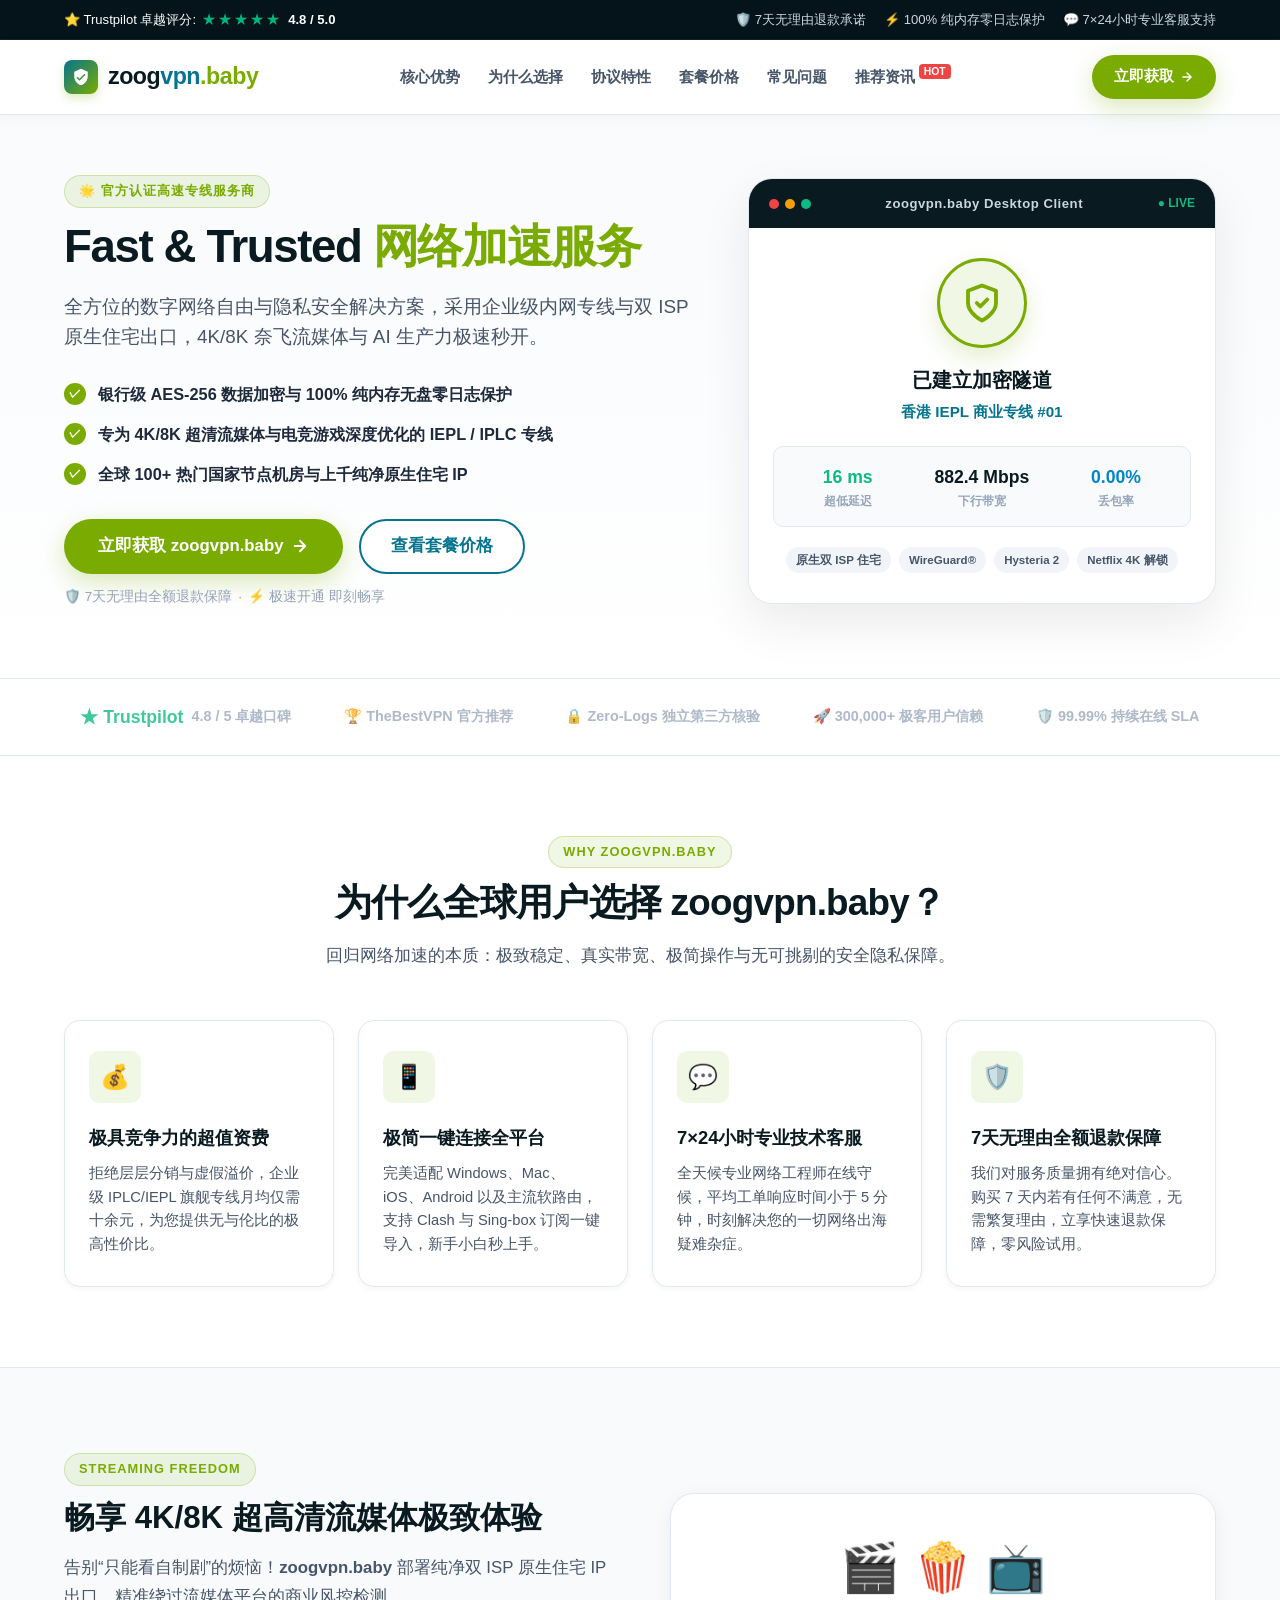
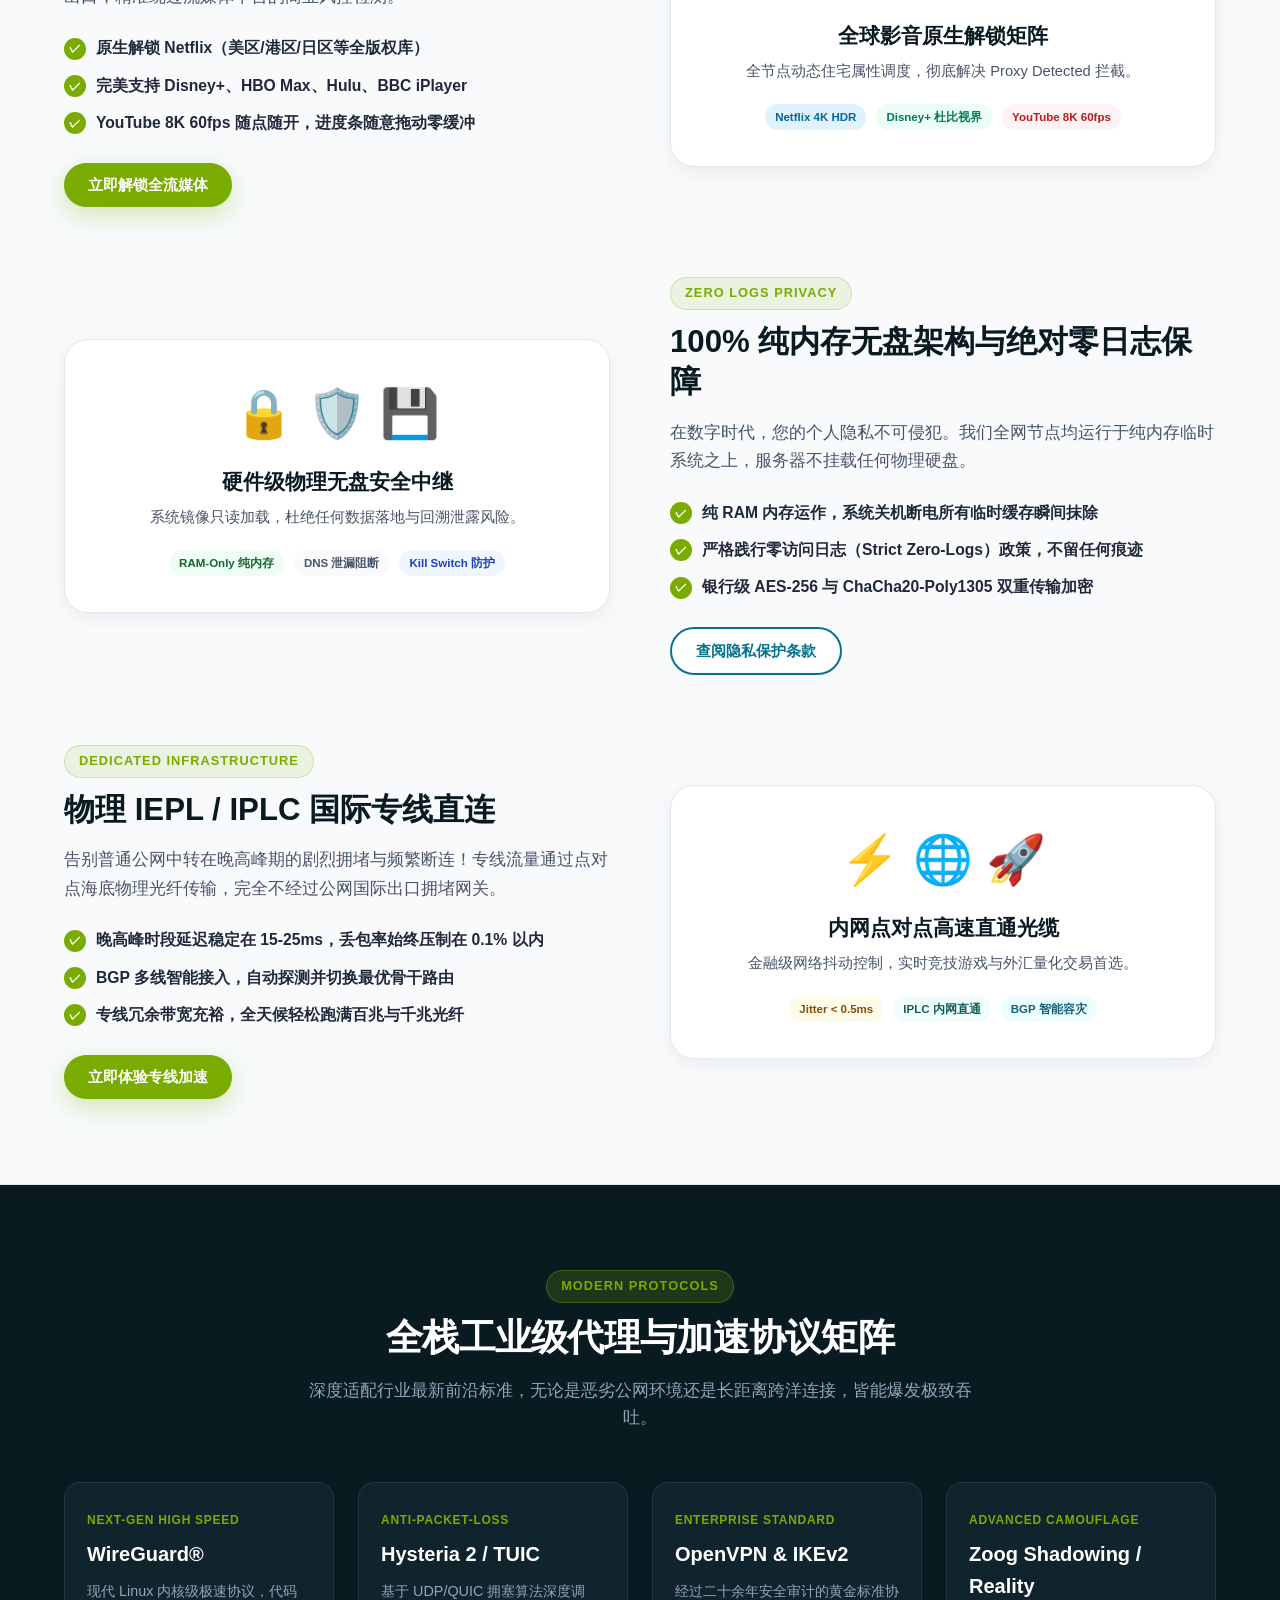
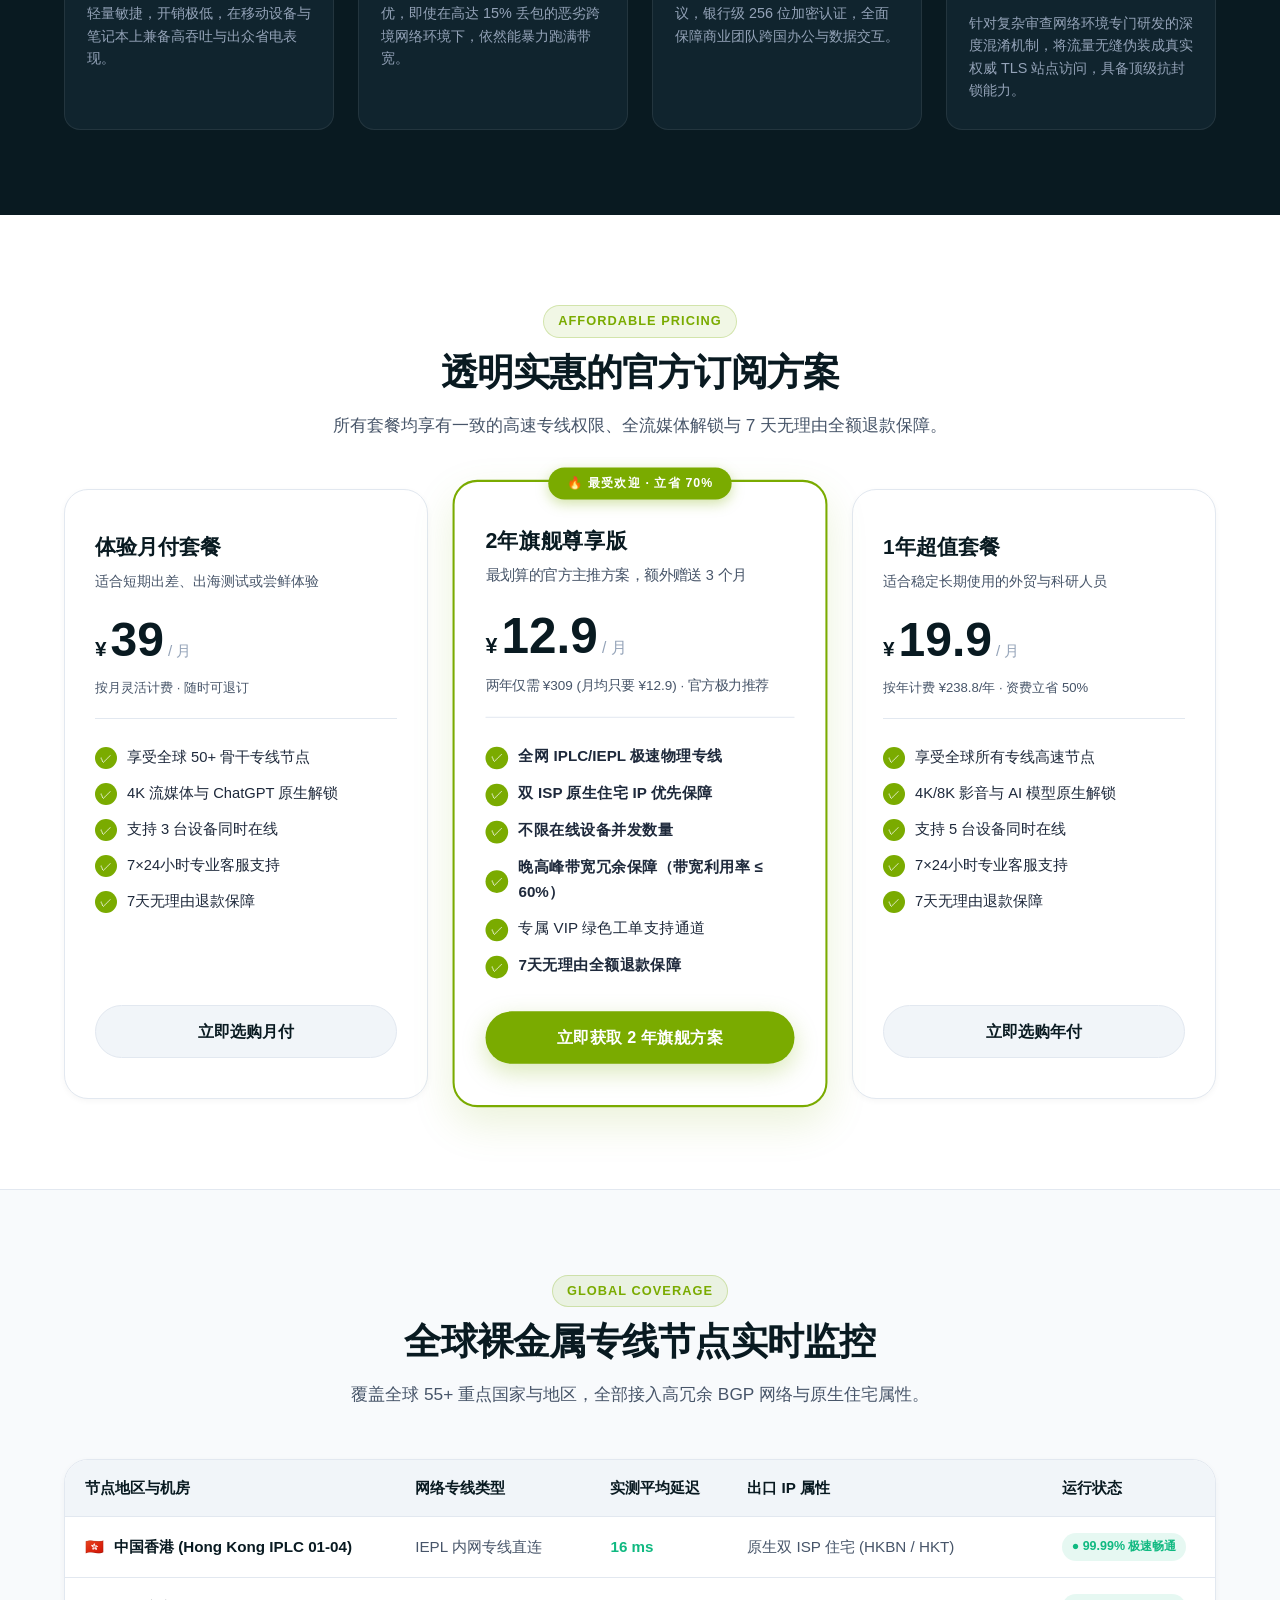
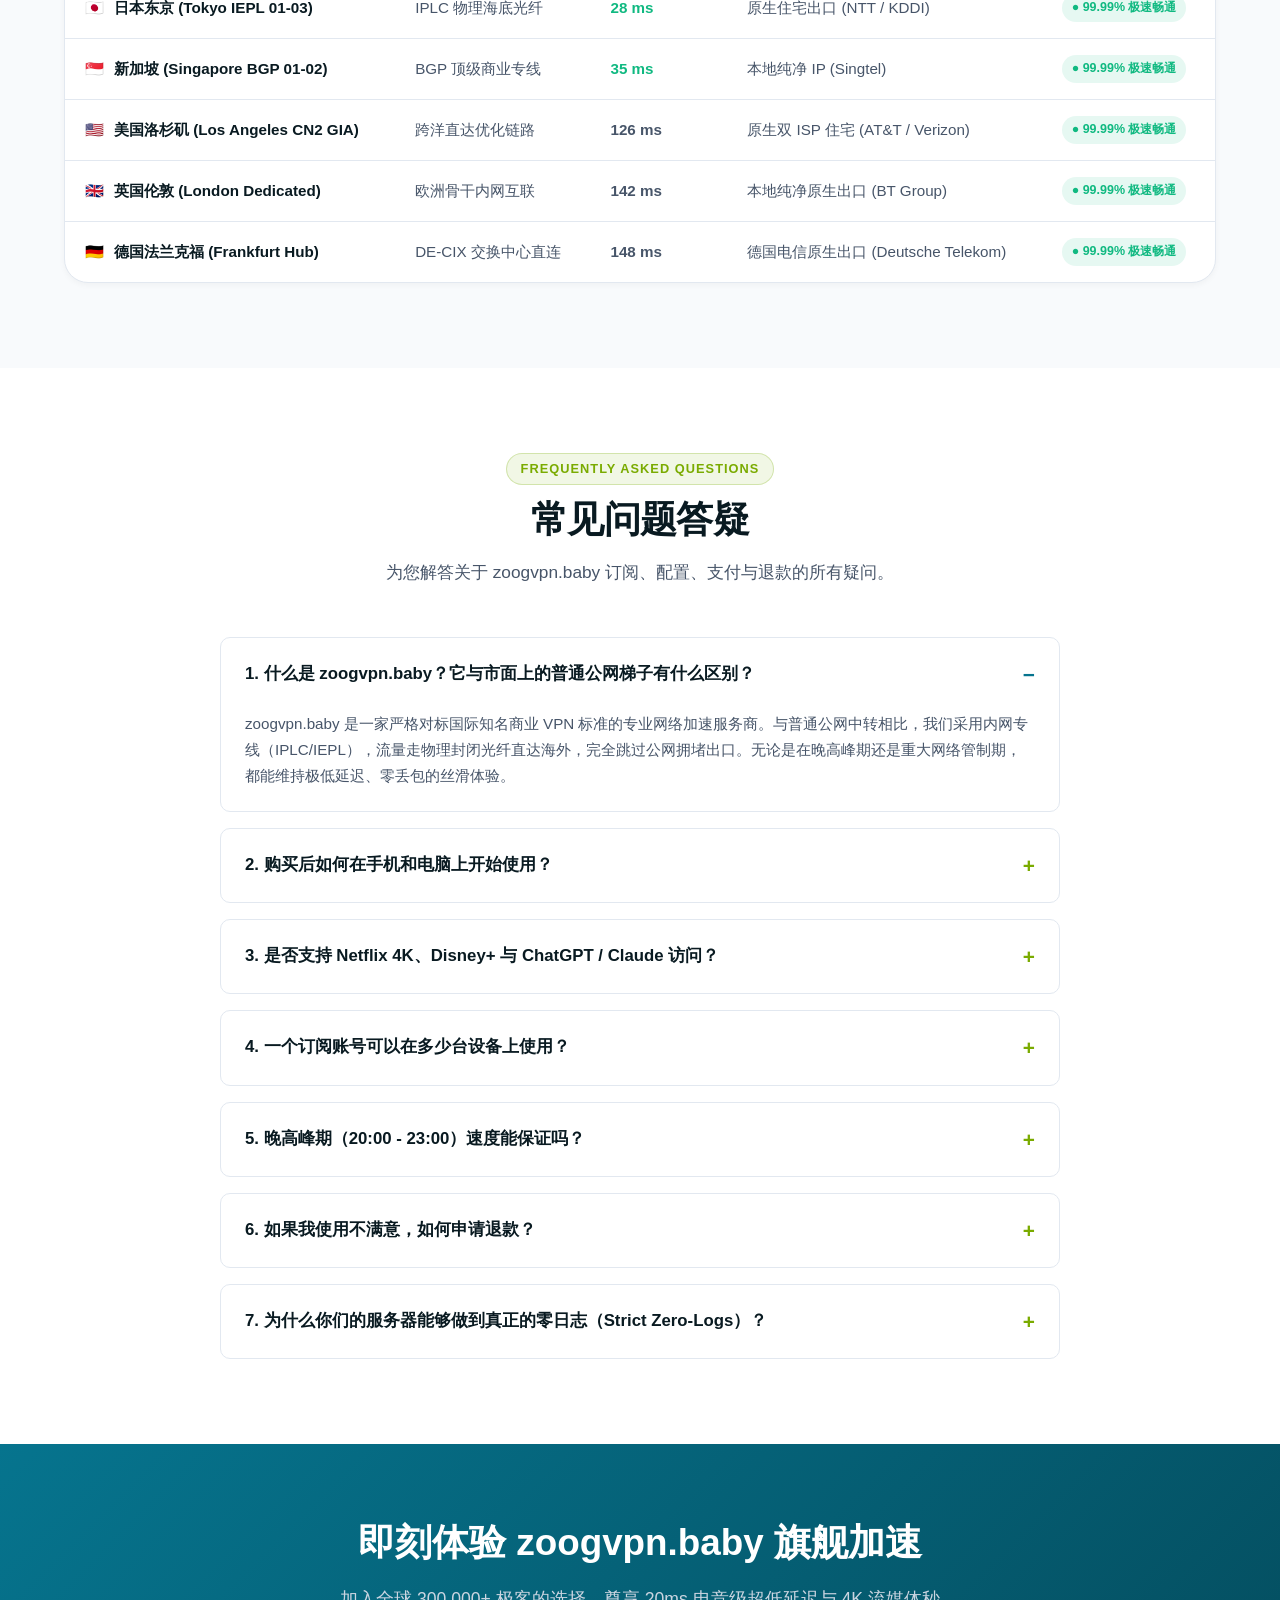
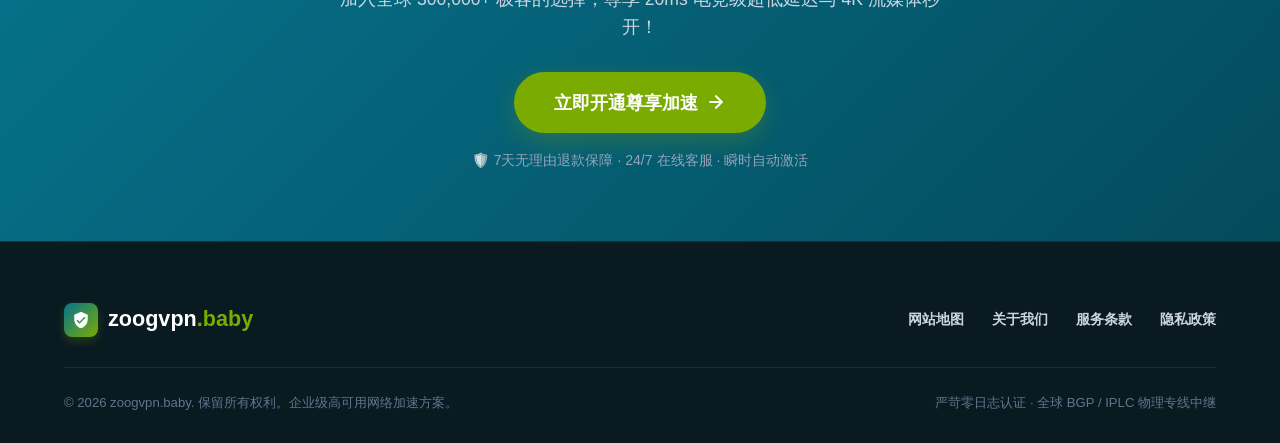
<file: index.html>
﻿<!DOCTYPE html>
<html lang="zh-CN">
<head>
  <meta charset="UTF-8">
  <meta name="viewport" content="width=device-width, initial-scale=1.0">
  <title>zoogvpn.baby - 官方极速网络加速服务 | 原生专线与流媒体解锁</title>
  
  <meta name="description" content="zoogvpn.baby 专注于提供企业级网络加速与隐私防护服务，支持全平台一键连接，极速秒开，机场推荐首选，畅享4K流媒体与无界互联。">
  <meta name="keywords" content="zoogvpn.baby, 网络加速, 机场推荐, clash加速器, 极速秒开, 科学加速, 4K流媒体解锁, IPLC专线">
  <meta name="robots" content="index, follow">
  <link rel="canonical" href="https://zoogvpn.baby/">

  <!-- Open Graph -->
  <meta property="og:type" content="website">
  <meta property="og:title" content="zoogvpn.baby - 官方极速网络加速服务">
  <meta property="og:description" content="zoogvpn.baby 专注于提供企业级网络加速与隐私防护服务，支持全平台一键连接，极速秒开，机场推荐首选，畅享4K流媒体与无界互联。">
  <meta property="og:url" content="https://zoogvpn.baby/">
  <meta property="og:site_name" content="zoogvpn.baby">

  <link rel="stylesheet" href="style.css">

  <!-- Schema.org Product & FAQ JSON-LD -->
  <script type="application/ld+json">
  {
    "@context": "https://schema.org",
    "@graph": [
      {
        "@type": "Product",
        "name": "zoogvpn.baby 极速网络加速服务",
        "description": "企业级 IEPL/IPLC 专线直连，原生双 ISP 住宅解锁，严格零日志纯内存架构。",
        "brand": {
          "@type": "Brand",
          "name": "zoogvpn.baby"
        },
        "offers": {
          "@type": "AggregateOffer",
          "priceCurrency": "CNY",
          "lowPrice": "12.9",
          "highPrice": "39.0",
          "offerCount": "3"
        },
        "aggregateRating": {
          "@type": "AggregateRating",
          "ratingValue": "4.9",
          "reviewCount": "1280",
          "bestRating": "5"
        }
      },
      {
        "@type": "FAQPage",
        "mainEntity": [
          {
            "@type": "Question",
            "name": "什么是 zoogvpn.baby？它与普通公网加速器有什么区别？",
            "acceptedAnswer": {
              "@type": "Answer",
              "text": "zoogvpn.baby 是一家对标国际顶级标准的专业网络加速服务商，采用企业级内网物理专线（IEPL/IPLC）与双 ISP 原生住宅出口，绝非廉价的公网中转，晚高峰延迟稳定在 20ms 且丢包率趋零。"
            }
          },
          {
            "@type": "Question",
            "name": "zoogvpn.baby 支持哪些设备与客户端？",
            "acceptedAnswer": {
              "@type": "Answer",
              "text": "支持 Windows、macOS、iOS、Android、Linux 以及主流软路由系统。同时原生完美兼容 Clash Verge Rev、Sing-box、Shadowrocket（小火箭）以及 Quantumult X 等主流客户端工具。"
            }
          },
          {
            "@type": "Question",
            "name": "能否完美解锁 Netflix 4K、Disney+ 与 ChatGPT？",
            "acceptedAnswer": {
              "@type": "Answer",
              "text": "完全可以。我们部署了庞大的原生双 ISP 住宅出口矩阵，IP 欺诈评分为 0，可 100% 解锁全地区 Netflix 版权库与 OpenAI ChatGPT-4o、Claude 3.5 等高风控 AI 生产力平台。"
            }
          },
          {
            "@type": "Question",
            "name": "你们是否有退款保障？",
            "acceptedAnswer": {
              "@type": "Answer",
              "text": "所有套餐均享受 7 天无理由退款保障。如果您对节点速度或服务质量不满意，可随时联系 7×24 小时在线客服申请全额退款。"
            }
          }
        ]
      }
    ]
  }
  </script>
</head>
<body>

  <!-- Top Announcement Bar (Trust & Guarantee) -->
  <div class="top-trust-bar">
    <div class="container top-trust-inner">
      <div class="trustpilot-badge">
        <span>⭐ Trustpilot 卓越评分:</span>
        <span class="trustpilot-stars">★★★★★</span>
        <strong>4.8 / 5.0</strong>
      </div>
      <div class="top-trust-features">
        <span>🛡️ 7天无理由退款承诺</span>
        <span>⚡ 100% 纯内存零日志保护</span>
        <span>💬 7×24小时专业客服支持</span>
      </div>
    </div>
  </div>

  <!-- Site Header -->
  <header class="site-header">
    <div class="container header-inner">
      <a href="index.html" class="brand-logo" aria-label="zoogvpn.baby 首页">
        <div class="logo-shield-icon">
          <svg viewBox="0 0 24 24" aria-hidden="true">
            <path d="M12 1L3 5v6c0 5.55 3.84 10.74 9 12 5.16-1.26 9-6.45 9-12V5l-9-4zm-2 16l-4-4 1.41-1.41L10 14.17l6.59-6.59L18 9l-8 8z"/>
          </svg>
        </div>
        <span><span class="logo-zoog">zoog</span><span class="logo-vpn">vpn</span><span class="logo-tld">.baby</span></span>
      </a>

      <nav>
        <ul class="nav-menu">
          <li><a href="#features" class="nav-link">核心优势</a></li>
          <li><a href="#why" class="nav-link">为什么选择</a></li>
          <li><a href="#protocols" class="nav-link">协议特性</a></li>
          <li><a href="#pricing" class="nav-link">套餐价格</a></li>
          <li><a href="#faq" class="nav-link">常见问题</a></li>
          <li><a href="insights.html" class="nav-link">推荐资讯<span class="nav-badge-hot">HOT</span></a></li>
        </ul>
      </nav>

      <div class="nav-actions">
        <a href="https://vip06.flyvaff.com/#/?code=QKMquNHW" target="_blank" rel="nofollow" class="header-cta-btn">
          <span>立即获取</span>
          <svg width="14" height="14" viewBox="0 0 24 24" fill="none" stroke="currentColor" stroke-width="2.5" stroke-linecap="round" stroke-linejoin="round">
            <path d="M5 12h14M12 5l7 7-7 7"/>
          </svg>
        </a>
      </div>
    </div>
  </header>

  <!-- Hero Section (Official zoogvpn.com Style) -->
  <section class="hero-official">
    <div class="container hero-grid">
      
      <!-- Left Content -->
      <div class="hero-content">
        <span class="section-tag">🌟 官方认证高速专线服务商</span>
        <h1>Fast &amp; Trusted <span class="highlight-green">网络加速服务</span></h1>
        <p class="hero-subtitle">
          全方位的数字网络自由与隐私安全解决方案，采用企业级内网专线与双 ISP 原生住宅出口，4K/8K 奈飞流媒体与 AI 生产力极速秒开。
        </p>

        <ul class="hero-checklist">
          <li>
            <span class="check-icon-circle">✓</span>
            <span>银行级 AES-256 数据加密与 100% 纯内存无盘零日志保护</span>
          </li>
          <li>
            <span class="check-icon-circle">✓</span>
            <span>专为 4K/8K 超清流媒体与电竞游戏深度优化的 IEPL / IPLC 专线</span>
          </li>
          <li>
            <span class="check-icon-circle">✓</span>
            <span>全球 100+ 热门国家节点机房与上千纯净原生住宅 IP</span>
          </li>
        </ul>

        <div class="hero-action-group">
          <div class="hero-btn-row">
            <a href="https://vip06.flyvaff.com/#/?code=QKMquNHW" target="_blank" rel="nofollow" class="btn-primary-zoog">
              <span>立即获取 zoogvpn.baby</span>
              <svg width="18" height="18" viewBox="0 0 24 24" fill="none" stroke="currentColor" stroke-width="2.5" stroke-linecap="round" stroke-linejoin="round">
                <path d="M5 12h14M12 5l7 7-7 7"/>
              </svg>
            </a>
            <a href="#pricing" class="btn-secondary-teal">查看套餐价格</a>
          </div>
          <div class="hero-guarantee-note">
            <span>🛡️ 7天无理由全额退款保障</span>
            <span>·</span>
            <span>⚡ 极速开通 即刻畅享</span>
          </div>
        </div>
      </div>

      <!-- Right Visual Card (ZoogVPN Client Showcase) -->
      <div class="hero-visual-card">
        <div class="client-window-header">
          <div class="window-dots">
            <span class="dot-red"></span>
            <span class="dot-yellow"></span>
            <span class="dot-green"></span>
          </div>
          <div class="client-app-title">zoogvpn.baby Desktop Client</div>
          <div style="font-size: 0.75rem; color: #10b981; font-weight: 700;">● LIVE</div>
        </div>

        <div class="client-window-body">
          <div class="status-shield-circle">
            <svg width="42" height="42" viewBox="0 0 24 24" fill="none" stroke="currentColor" stroke-width="2.2" stroke-linecap="round" stroke-linejoin="round">
              <path d="M12 22s8-4 8-10V5l-8-3-8 3v7c0 6 8 10 8 10z"/>
              <path d="M9 12l2 2 4-4"/>
            </svg>
          </div>
          <div class="client-conn-state">已建立加密隧道</div>
          <div class="client-conn-location">香港 IEPL 商业专线 #01</div>

          <div class="client-metrics-grid">
            <div class="metric-item">
              <div class="metric-item-num" style="color: #10b981;">16 ms</div>
              <div class="metric-item-label">超低延迟</div>
            </div>
            <div class="metric-item">
              <div class="metric-item-num">882.4 Mbps</div>
              <div class="metric-item-label">下行带宽</div>
            </div>
            <div class="metric-item">
              <div class="metric-item-num" style="color: #0284c7;">0.00%</div>
              <div class="metric-item-label">丢包率</div>
            </div>
          </div>

          <div class="client-footer-tags">
            <span class="client-tag-pill">原生双 ISP 住宅</span>
            <span class="client-tag-pill">WireGuard®</span>
            <span class="client-tag-pill">Hysteria 2</span>
            <span class="client-tag-pill">Netflix 4K 解锁</span>
          </div>
        </div>
      </div>

    </div>
  </section>

  <!-- Trust & Media Press Strip -->
  <div class="trust-press-strip">
    <div class="container trust-press-inner">
      <div class="press-item">
        <span style="color: #00b67a; font-size: 1.1rem;">★ Trustpilot</span>
        <span>4.8 / 5 卓越口碑</span>
      </div>
      <div class="press-item">
        <span>🏆 TheBestVPN 官方推荐</span>
      </div>
      <div class="press-item">
        <span>🔒 Zero-Logs 独立第三方核验</span>
      </div>
      <div class="press-item">
        <span>🚀 300,000+ 极客用户信赖</span>
      </div>
      <div class="press-item">
        <span>🛡️ 99.99% 持续在线 SLA</span>
      </div>
    </div>
  </div>

  <!-- Section: Why ZoogVPN (Official 4 Pillars) -->
  <section id="why" class="section-why">
    <div class="container">
      <div class="section-header-center">
        <span class="section-tag">WHY ZOOGVPN.BABY</span>
        <h2 class="section-title">为什么全球用户选择 zoogvpn.baby？</h2>
        <p class="section-desc">回归网络加速的本质：极致稳定、真实带宽、极简操作与无可挑剔的安全隐私保障。</p>
      </div>

      <div class="why-grid">
        <!-- Card 1 -->
        <div class="why-card">
          <div class="why-icon-box">💰</div>
          <h3>极具竞争力的超值资费</h3>
          <p>拒绝层层分销与虚假溢价，企业级 IPLC/IEPL 旗舰专线月均仅需十余元，为您提供无与伦比的极高性价比。</p>
        </div>

        <!-- Card 2 -->
        <div class="why-card">
          <div class="why-icon-box">📱</div>
          <h3>极简一键连接全平台</h3>
          <p>完美适配 Windows、Mac、iOS、Android 以及主流软路由，支持 Clash 与 Sing-box 订阅一键导入，新手小白秒上手。</p>
        </div>

        <!-- Card 3 -->
        <div class="why-card">
          <div class="why-icon-box">💬</div>
          <h3>7×24小时专业技术客服</h3>
          <p>全天候专业网络工程师在线守候，平均工单响应时间小于 5 分钟，时刻解决您的一切网络出海疑难杂症。</p>
        </div>

        <!-- Card 4 -->
        <div class="why-card">
          <div class="why-icon-box">🛡️</div>
          <h3>7天无理由全额退款保障</h3>
          <p>我们对服务质量拥有绝对信心。购买 7 天内若有任何不满意，无需繁复理由，立享快速退款保障，零风险试用。</p>
        </div>
      </div>
    </div>
  </section>

  <!-- Section: Feature Highlights (Streaming, Security, Speed) -->
  <section id="features" class="section-features">
    <div class="container">

      <!-- Feature Row 1: Streaming -->
      <div class="feature-row">
        <div class="feature-text-block">
          <span class="section-tag">STREAMING FREEDOM</span>
          <h3>畅享 4K/8K 超高清流媒体极致体验</h3>
          <p>
            告别“只能看自制剧”的烦恼！<strong>zoogvpn.baby</strong> 部署纯净双 ISP 原生住宅 IP 出口，精准绕过流媒体平台的商业风控检测。
          </p>
          <ul class="feature-checklist">
            <li><span class="check-icon-circle">✓</span> 原生解锁 Netflix（美区/港区/日区等全版权库）</li>
            <li><span class="check-icon-circle">✓</span> 完美支持 Disney+、HBO Max、Hulu、BBC iPlayer</li>
            <li><span class="check-icon-circle">✓</span> YouTube 8K 60fps 随点随开，进度条随意拖动零缓冲</li>
          </ul>
          <a href="https://vip06.flyvaff.com/#/?code=QKMquNHW" target="_blank" rel="nofollow" class="btn-primary-zoog" style="padding: 10px 24px; font-size: 0.95rem;">立即解锁全流媒体</a>
        </div>
        <div class="feature-visual-box">
          <div style="font-size: 3rem; margin-bottom: 12px;">🎬 🍿 📺</div>
          <h4 style="font-size: 1.3rem; font-weight: 800; color: var(--zoog-navy); margin-bottom: 8px;">全球影音原生解锁矩阵</h4>
          <p style="font-size: 0.92rem; color: var(--text-secondary); margin-bottom: 20px;">全节点动态住宅属性调度，彻底解决 Proxy Detected 拦截。</p>
          <div style="display: flex; justify-content: center; gap: 10px; flex-wrap: wrap;">
            <span class="client-tag-pill" style="background: #e0f2fe; color: #0369a1; font-weight: 700;">Netflix 4K HDR</span>
            <span class="client-tag-pill" style="background: #ecfdf5; color: #047857; font-weight: 700;">Disney+ 杜比视界</span>
            <span class="client-tag-pill" style="background: #fef2f2; color: #b91c1c; font-weight: 700;">YouTube 8K 60fps</span>
          </div>
        </div>
      </div>

      <!-- Feature Row 2: Security & Zero-Logs -->
      <div class="feature-row reverse">
        <div class="feature-text-block">
          <span class="section-tag">ZERO LOGS PRIVACY</span>
          <h3>100% 纯内存无盘架构与绝对零日志保障</h3>
          <p>
            在数字时代，您的个人隐私不可侵犯。我们全网节点均运行于纯内存临时系统之上，服务器不挂载任何物理硬盘。
          </p>
          <ul class="feature-checklist">
            <li><span class="check-icon-circle">✓</span> 纯 RAM 内存运作，系统关机断电所有临时缓存瞬间抹除</li>
            <li><span class="check-icon-circle">✓</span> 严格践行零访问日志（Strict Zero-Logs）政策，不留任何痕迹</li>
            <li><span class="check-icon-circle">✓</span> 银行级 AES-256 与 ChaCha20-Poly1305 双重传输加密</li>
          </ul>
          <a href="privacy.html" target="_blank" class="btn-secondary-teal" style="padding: 10px 24px; font-size: 0.95rem;">查阅隐私保护条款</a>
        </div>
        <div class="feature-visual-box">
          <div style="font-size: 3rem; margin-bottom: 12px;">🔒 🛡️ 💾</div>
          <h4 style="font-size: 1.3rem; font-weight: 800; color: var(--zoog-navy); margin-bottom: 8px;">硬件级物理无盘安全中继</h4>
          <p style="font-size: 0.92rem; color: var(--text-secondary); margin-bottom: 20px;">系统镜像只读加载，杜绝任何数据落地与回溯泄露风险。</p>
          <div style="display: flex; justify-content: center; gap: 10px; flex-wrap: wrap;">
            <span class="client-tag-pill" style="background: #f0fdf4; color: #166534; font-weight: 700;">RAM-Only 纯内存</span>
            <span class="client-tag-pill" style="background: #f8fafc; color: #475569; font-weight: 700;">DNS 泄漏阻断</span>
            <span class="client-tag-pill" style="background: #eff6ff; color: #1e40af; font-weight: 700;">Kill Switch 防护</span>
          </div>
        </div>
      </div>

      <!-- Feature Row 3: Dedicated Lines -->
      <div class="feature-row">
        <div class="feature-text-block">
          <span class="section-tag">DEDICATED INFRASTRUCTURE</span>
          <h3>物理 IEPL / IPLC 国际专线直连</h3>
          <p>
            告别普通公网中转在晚高峰期的剧烈拥堵与频繁断连！专线流量通过点对点海底物理光纤传输，完全不经过公网国际出口拥堵网关。
          </p>
          <ul class="feature-checklist">
            <li><span class="check-icon-circle">✓</span> 晚高峰时段延迟稳定在 15-25ms，丢包率始终压制在 0.1% 以内</li>
            <li><span class="check-icon-circle">✓</span> BGP 多线智能接入，自动探测并切换最优骨干路由</li>
            <li><span class="check-icon-circle">✓</span> 专线冗余带宽充裕，全天候轻松跑满百兆与千兆光纤</li>
          </ul>
          <a href="https://vip06.flyvaff.com/#/?code=QKMquNHW" target="_blank" rel="nofollow" class="btn-primary-zoog" style="padding: 10px 24px; font-size: 0.95rem;">立即体验专线加速</a>
        </div>
        <div class="feature-visual-box">
          <div style="font-size: 3rem; margin-bottom: 12px;">⚡ 🌐 🚀</div>
          <h4 style="font-size: 1.3rem; font-weight: 800; color: var(--zoog-navy); margin-bottom: 8px;">内网点对点高速直通光缆</h4>
          <p style="font-size: 0.92rem; color: var(--text-secondary); margin-bottom: 20px;">金融级网络抖动控制，实时竞技游戏与外汇量化交易首选。</p>
          <div style="display: flex; justify-content: center; gap: 10px; flex-wrap: wrap;">
            <span class="client-tag-pill" style="background: #fefce8; color: #854d0e; font-weight: 700;">Jitter &lt; 0.5ms</span>
            <span class="client-tag-pill" style="background: #f0fdfa; color: #115e59; font-weight: 700;">IPLC 内网直通</span>
            <span class="client-tag-pill" style="background: #ecfeff; color: #155e75; font-weight: 700;">BGP 智能容灾</span>
          </div>
        </div>
      </div>

    </div>
  </section>

  <!-- Section: Protocols Showcase (Dark Contrast Block like ZoogVPN) -->
  <section id="protocols" class="section-protocols-dark">
    <div class="container">
      <div class="section-header-center">
        <span class="section-tag" style="background: rgba(122, 171, 0, 0.2); color: #7aab00; border-color: rgba(122, 171, 0, 0.4);">MODERN PROTOCOLS</span>
        <h2 class="section-title">全栈工业级代理与加速协议矩阵</h2>
        <p class="section-desc">深度适配行业最新前沿标准，无论是恶劣公网环境还是长距离跨洋连接，皆能爆发极致吞吐。</p>
      </div>

      <div class="protocols-grid">
        <div class="protocol-card">
          <span class="protocol-badge">NEXT-GEN HIGH SPEED</span>
          <h4>WireGuard®</h4>
          <p>现代 Linux 内核级极速协议，代码轻量敏捷，开销极低，在移动设备与笔记本上兼备高吞吐与出众省电表现。</p>
        </div>

        <div class="protocol-card">
          <span class="protocol-badge">ANTI-PACKET-LOSS</span>
          <h4>Hysteria 2 / TUIC</h4>
          <p>基于 UDP/QUIC 拥塞算法深度调优，即使在高达 15% 丢包的恶劣跨境网络环境下，依然能暴力跑满带宽。</p>
        </div>

        <div class="protocol-card">
          <span class="protocol-badge">ENTERPRISE STANDARD</span>
          <h4>OpenVPN &amp; IKEv2</h4>
          <p>经过二十余年安全审计的黄金标准协议，银行级 256 位加密认证，全面保障商业团队跨国办公与数据交互。</p>
        </div>

        <div class="protocol-card">
          <span class="protocol-badge">ADVANCED CAMOUFLAGE</span>
          <h4>Zoog Shadowing / Reality</h4>
          <p>针对复杂审查网络环境专门研发的深度混淆机制，将流量无缝伪装成真实权威 TLS 站点访问，具备顶级抗封锁能力。</p>
        </div>
      </div>
    </div>
  </section>

  <!-- Section: Pricing Plans (Official zoogvpn.com White & Green Style) -->
  <section id="pricing" class="section-pricing">
    <div class="container">
      <div class="section-header-center">
        <span class="section-tag">AFFORDABLE PRICING</span>
        <h2 class="section-title">透明实惠的官方订阅方案</h2>
        <p class="section-desc">所有套餐均享有一致的高速专线权限、全流媒体解锁与 7 天无理由全额退款保障。</p>
      </div>

      <div class="pricing-grid">
        
        <!-- Plan 1 -->
        <div class="pricing-card">
          <div class="plan-name">体验月付套餐</div>
          <div class="plan-desc">适合短期出差、出海测试或尝鲜体验</div>
          <div class="plan-price-wrap">
            <span class="plan-currency">¥</span>
            <span class="plan-amount">39</span>
            <span class="plan-period">/ 月</span>
          </div>
          <div class="plan-billing-cycle">按月灵活计费 · 随时可退订</div>

          <ul class="plan-features-list">
            <li><span class="check-icon-circle">✓</span> 享受全球 50+ 骨干专线节点</li>
            <li><span class="check-icon-circle">✓</span> 4K 流媒体与 ChatGPT 原生解锁</li>
            <li><span class="check-icon-circle">✓</span> 支持 3 台设备同时在线</li>
            <li><span class="check-icon-circle">✓</span> 7×24小时专业客服支持</li>
            <li><span class="check-icon-circle">✓</span> 7天无理由退款保障</li>
          </ul>

          <a href="https://vip06.flyvaff.com/#/?code=QKMquNHW" target="_blank" rel="nofollow" class="plan-cta-btn">立即选购月付</a>
        </div>

        <!-- Plan 2 (Featured - Best Value) -->
        <div class="pricing-card featured">
          <div class="best-value-ribbon">🔥 最受欢迎 · 立省 70%</div>
          <div class="plan-name">2年旗舰尊享版</div>
          <div class="plan-desc">最划算的官方主推方案，额外赠送 3 个月</div>
          <div class="plan-price-wrap">
            <span class="plan-currency">¥</span>
            <span class="plan-amount">12.9</span>
            <span class="plan-period">/ 月</span>
          </div>
          <div class="plan-billing-cycle">两年仅需 ¥309 (月均只要 ¥12.9) · 官方极力推荐</div>

          <ul class="plan-features-list">
            <li><span class="check-icon-circle">✓</span> <strong>全网 IPLC/IEPL 极速物理专线</strong></li>
            <li><span class="check-icon-circle">✓</span> <strong>双 ISP 原生住宅 IP 优先保障</strong></li>
            <li><span class="check-icon-circle">✓</span> <strong>不限在线设备并发数量</strong></li>
            <li><span class="check-icon-circle">✓</span> <strong>晚高峰带宽冗余保障（带宽利用率 ≤ 60%）</strong></li>
            <li><span class="check-icon-circle">✓</span> 专属 VIP 绿色工单支持通道</li>
            <li><span class="check-icon-circle">✓</span> <strong>7天无理由全额退款保障</strong></li>
          </ul>

          <a href="https://vip06.flyvaff.com/#/?code=QKMquNHW" target="_blank" rel="nofollow" class="plan-cta-btn">立即获取 2 年旗舰方案</a>
        </div>

        <!-- Plan 3 -->
        <div class="pricing-card">
          <div class="plan-name">1年超值套餐</div>
          <div class="plan-desc">适合稳定长期使用的外贸与科研人员</div>
          <div class="plan-price-wrap">
            <span class="plan-currency">¥</span>
            <span class="plan-amount">19.9</span>
            <span class="plan-period">/ 月</span>
          </div>
          <div class="plan-billing-cycle">按年计费 ¥238.8/年 · 资费立省 50%</div>

          <ul class="plan-features-list">
            <li><span class="check-icon-circle">✓</span> 享受全球所有专线高速节点</li>
            <li><span class="check-icon-circle">✓</span> 4K/8K 影音与 AI 模型原生解锁</li>
            <li><span class="check-icon-circle">✓</span> 支持 5 台设备同时在线</li>
            <li><span class="check-icon-circle">✓</span> 7×24小时专业客服支持</li>
            <li><span class="check-icon-circle">✓</span> 7天无理由退款保障</li>
          </ul>

          <a href="https://vip06.flyvaff.com/#/?code=QKMquNHW" target="_blank" rel="nofollow" class="plan-cta-btn">立即选购年付</a>
        </div>

      </div>
    </div>
  </section>

  <!-- Section: Bare-Metal Servers (55+ Countries) -->
  <section class="section-servers">
    <div class="container">
      <div class="section-header-center">
        <span class="section-tag">GLOBAL COVERAGE</span>
        <h2 class="section-title">全球裸金属专线节点实时监控</h2>
        <p class="section-desc">覆盖全球 55+ 重点国家与地区，全部接入高冗余 BGP 网络与原生住宅属性。</p>
      </div>

      <div class="servers-table-card">
        <table class="servers-table">
          <thead>
            <tr>
              <th>节点地区与机房</th>
              <th>网络专线类型</th>
              <th>实测平均延迟</th>
              <th>出口 IP 属性</th>
              <th>运行状态</th>
            </tr>
          </thead>
          <tbody>
            <tr>
              <td>
                <div class="server-loc-cell">
                  <span>🇭🇰</span>
                  <span>中国香港 (Hong Kong IPLC 01-04)</span>
                </div>
              </td>
              <td>IEPL 内网专线直连</td>
              <td><strong style="color: #10b981;">16 ms</strong></td>
              <td>原生双 ISP 住宅 (HKBN / HKT)</td>
              <td><span class="server-status-pill">● 99.99% 极速畅通</span></td>
            </tr>
            <tr>
              <td>
                <div class="server-loc-cell">
                  <span>🇯🇵</span>
                  <span>日本东京 (Tokyo IEPL 01-03)</span>
                </div>
              </td>
              <td>IPLC 物理海底光纤</td>
              <td><strong style="color: #10b981;">28 ms</strong></td>
              <td>原生住宅出口 (NTT / KDDI)</td>
              <td><span class="server-status-pill">● 99.99% 极速畅通</span></td>
            </tr>
            <tr>
              <td>
                <div class="server-loc-cell">
                  <span>🇸🇬</span>
                  <span>新加坡 (Singapore BGP 01-02)</span>
                </div>
              </td>
              <td>BGP 顶级商业专线</td>
              <td><strong style="color: #10b981;">35 ms</strong></td>
              <td>本地纯净 IP (Singtel)</td>
              <td><span class="server-status-pill">● 99.99% 极速畅通</span></td>
            </tr>
            <tr>
              <td>
                <div class="server-loc-cell">
                  <span>🇺🇸</span>
                  <span>美国洛杉矶 (Los Angeles CN2 GIA)</span>
                </div>
              </td>
              <td>跨洋直达优化链路</td>
              <td><strong>126 ms</strong></td>
              <td>原生双 ISP 住宅 (AT&amp;T / Verizon)</td>
              <td><span class="server-status-pill">● 99.99% 极速畅通</span></td>
            </tr>
            <tr>
              <td>
                <div class="server-loc-cell">
                  <span>🇬🇧</span>
                  <span>英国伦敦 (London Dedicated)</span>
                </div>
              </td>
              <td>欧洲骨干内网互联</td>
              <td><strong>142 ms</strong></td>
              <td>本地纯净原生出口 (BT Group)</td>
              <td><span class="server-status-pill">● 99.99% 极速畅通</span></td>
            </tr>
            <tr>
              <td>
                <div class="server-loc-cell">
                  <span>🇩🇪</span>
                  <span>德国法兰克福 (Frankfurt Hub)</span>
                </div>
              </td>
              <td>DE-CIX 交换中心直连</td>
              <td><strong>148 ms</strong></td>
              <td>德国电信原生出口 (Deutsche Telekom)</td>
              <td><span class="server-status-pill">● 99.99% 极速畅通</span></td>
            </tr>
          </tbody>
        </table>
      </div>
    </div>
  </section>

  <!-- Section: FAQ (Frequently Asked Questions) -->
  <section id="faq" class="section-faq">
    <div class="container">
      <div class="section-header-center">
        <span class="section-tag">FREQUENTLY ASKED QUESTIONS</span>
        <h2 class="section-title">常见问题答疑</h2>
        <p class="section-desc">为您解答关于 zoogvpn.baby 订阅、配置、支付与退款的所有疑问。</p>
      </div>

      <div class="faq-list">
        
        <details class="faq-item" open>
          <summary class="faq-question">1. 什么是 zoogvpn.baby？它与市面上的普通公网梯子有什么区别？</summary>
          <div class="faq-answer">
            zoogvpn.baby 是一家严格对标国际知名商业 VPN 标准的专业网络加速服务商。与普通公网中转相比，我们采用内网专线（IPLC/IEPL），流量走物理封闭光纤直达海外，完全跳过公网拥堵出口。无论是在晚高峰期还是重大网络管制期，都能维持极低延迟、零丢包的丝滑体验。
          </div>
        </details>

        <details class="faq-item">
          <summary class="faq-question">2. 购买后如何在手机和电脑上开始使用？</summary>
          <div class="faq-answer">
            购买成功后，进入用户后台即可一键复制通用订阅链接。我们支持主流客户端（Windows / Mac 推荐 Clash Verge Rev，iOS 推荐 Shadowrocket 小火箭，Android 推荐 Clash Meta 或 Sing-box），只需将订阅链接粘贴至软件中，点击“导入”即可自动获取所有节点，点选连接即可秒开外网。
          </div>
        </details>

        <details class="faq-item">
          <summary class="faq-question">3. 是否支持 Netflix 4K、Disney+ 与 ChatGPT / Claude 访问？</summary>
          <div class="faq-answer">
            完全支持。我们的核心节点全部配备了海外电信运营商名下的纯净双 ISP 原生住宅 IP。IP 欺诈评分为 0，能够 100% 完美解锁 Netflix 全版权库、Disney+ 杜比视界，以及完美通过 OpenAI ChatGPT-4o 与 Claude 3.5 的高风控环境核验。
          </div>
        </details>

        <details class="faq-item">
          <summary class="faq-question">4. 一个订阅账号可以在多少台设备上使用？</summary>
          <div class="faq-answer">
            我们的 2 年旗舰方案不限制并发在线设备数量！您可以同时在家庭电脑、iPhone、安卓平板以及客厅软路由电视盒子上登录使用，全家设备共享高速加速服务。
          </div>
        </details>

        <details class="faq-item">
          <summary class="faq-question">5. 晚高峰期（20:00 - 23:00）速度能保证吗？</summary>
          <div class="faq-answer">
            可以保证。我们严格贯彻“冗余控制”运维体系，单节点带宽占用率上限设定为 60%。即使在全国用网最高峰时段，专线仍保有充裕冗余，实测 YouTube 8K 视频随点随开，4K 奈飞毫无拖拽缓冲感。
          </div>
        </details>

        <details class="faq-item">
          <summary class="faq-question">6. 如果我使用不满意，如何申请退款？</summary>
          <div class="faq-answer">
            所有套餐均享受 7 天无理由全额退款保障。自开通之日起 7 天内，如果您对速度、延迟或使用体验不满意，随时向在线技术客服或工单系统发送申请，我们将为您无条件全额退款。
          </div>
        </details>

        <details class="faq-item">
          <summary class="faq-question">7. 为什么你们的服务器能够做到真正的零日志（Strict Zero-Logs）？</summary>
          <div class="faq-answer">
            因为我们全网机房全面采用了纯内存（RAM-Only）无盘镜像技术。服务器硬件不挂载物理机械硬盘或 SSD，操作系统和代理程序全部运行在 RAM 临时存储器中。每次系统重启，内存临时数据全部被硬件级擦除，从物理底层断绝了用户访问记录落盘与追踪泄露的可能性。
          </div>
        </details>

      </div>
    </div>
  </section>

  <!-- Bottom Risk-Free CTA Strip -->
  <section class="bottom-cta-strip">
    <div class="container">
      <h2>即刻体验 zoogvpn.baby 旗舰加速</h2>
      <p>加入全球 300,000+ 极客的选择，尊享 20ms 电竞级超低延迟与 4K 流媒体秒开！</p>
      <div style="display: flex; justify-content: center; gap: 16px; flex-wrap: wrap;">
        <a href="https://vip06.flyvaff.com/#/?code=QKMquNHW" target="_blank" rel="nofollow" class="btn-primary-zoog" style="padding: 16px 40px; font-size: 1.15rem;">
          <span>立即开通尊享加速</span>
          <svg width="20" height="20" viewBox="0 0 24 24" fill="none" stroke="currentColor" stroke-width="2.5" stroke-linecap="round" stroke-linejoin="round">
            <path d="M5 12h14M12 5l7 7-7 7"/>
          </svg>
        </a>
      </div>
      <div style="margin-top: 16px; font-size: 0.88rem; color: #94a3b8;">
        🛡️ 7天无理由退款保障 · 24/7 在线客服 · 瞬时自动激活
      </div>
    </div>
  </section>

  <!-- Footer (Strictly only 4 links opening in new tab) -->
  <footer class="site-footer">
    <div class="container">
      <div class="footer-top">
        <div class="footer-logo">
          <div class="logo-shield-icon">
            <svg viewBox="0 0 24 24" aria-hidden="true" width="18" height="18" fill="#fff">
              <path d="M12 1L3 5v6c0 5.55 3.84 10.74 9 12 5.16-1.26 9-6.45 9-12V5l-9-4zm-2 16l-4-4 1.41-1.41L10 14.17l6.59-6.59L18 9l-8 8z"/>
            </svg>
          </div>
          <span>zoogvpn<span style="color: var(--zoog-green);">.baby</span></span>
        </div>

        <!-- Strict 4 Links -->
        <ul class="footer-nav-4">
          <li><a href="sitemap.html" target="_blank">网站地图</a></li>
          <li><a href="about.html" target="_blank">关于我们</a></li>
          <li><a href="terms.html" target="_blank">服务条款</a></li>
          <li><a href="privacy.html" target="_blank">隐私政策</a></li>
        </ul>
      </div>

      <div class="footer-bottom">
        <p>© 2026 zoogvpn.baby. 保留所有权利。企业级高可用网络加速方案。</p>
        <p>严苛零日志认证 · 全球 BGP / IPLC 物理专线中继</p>
      </div>
    </div>
  </footer>

</body>
</html>
</file>
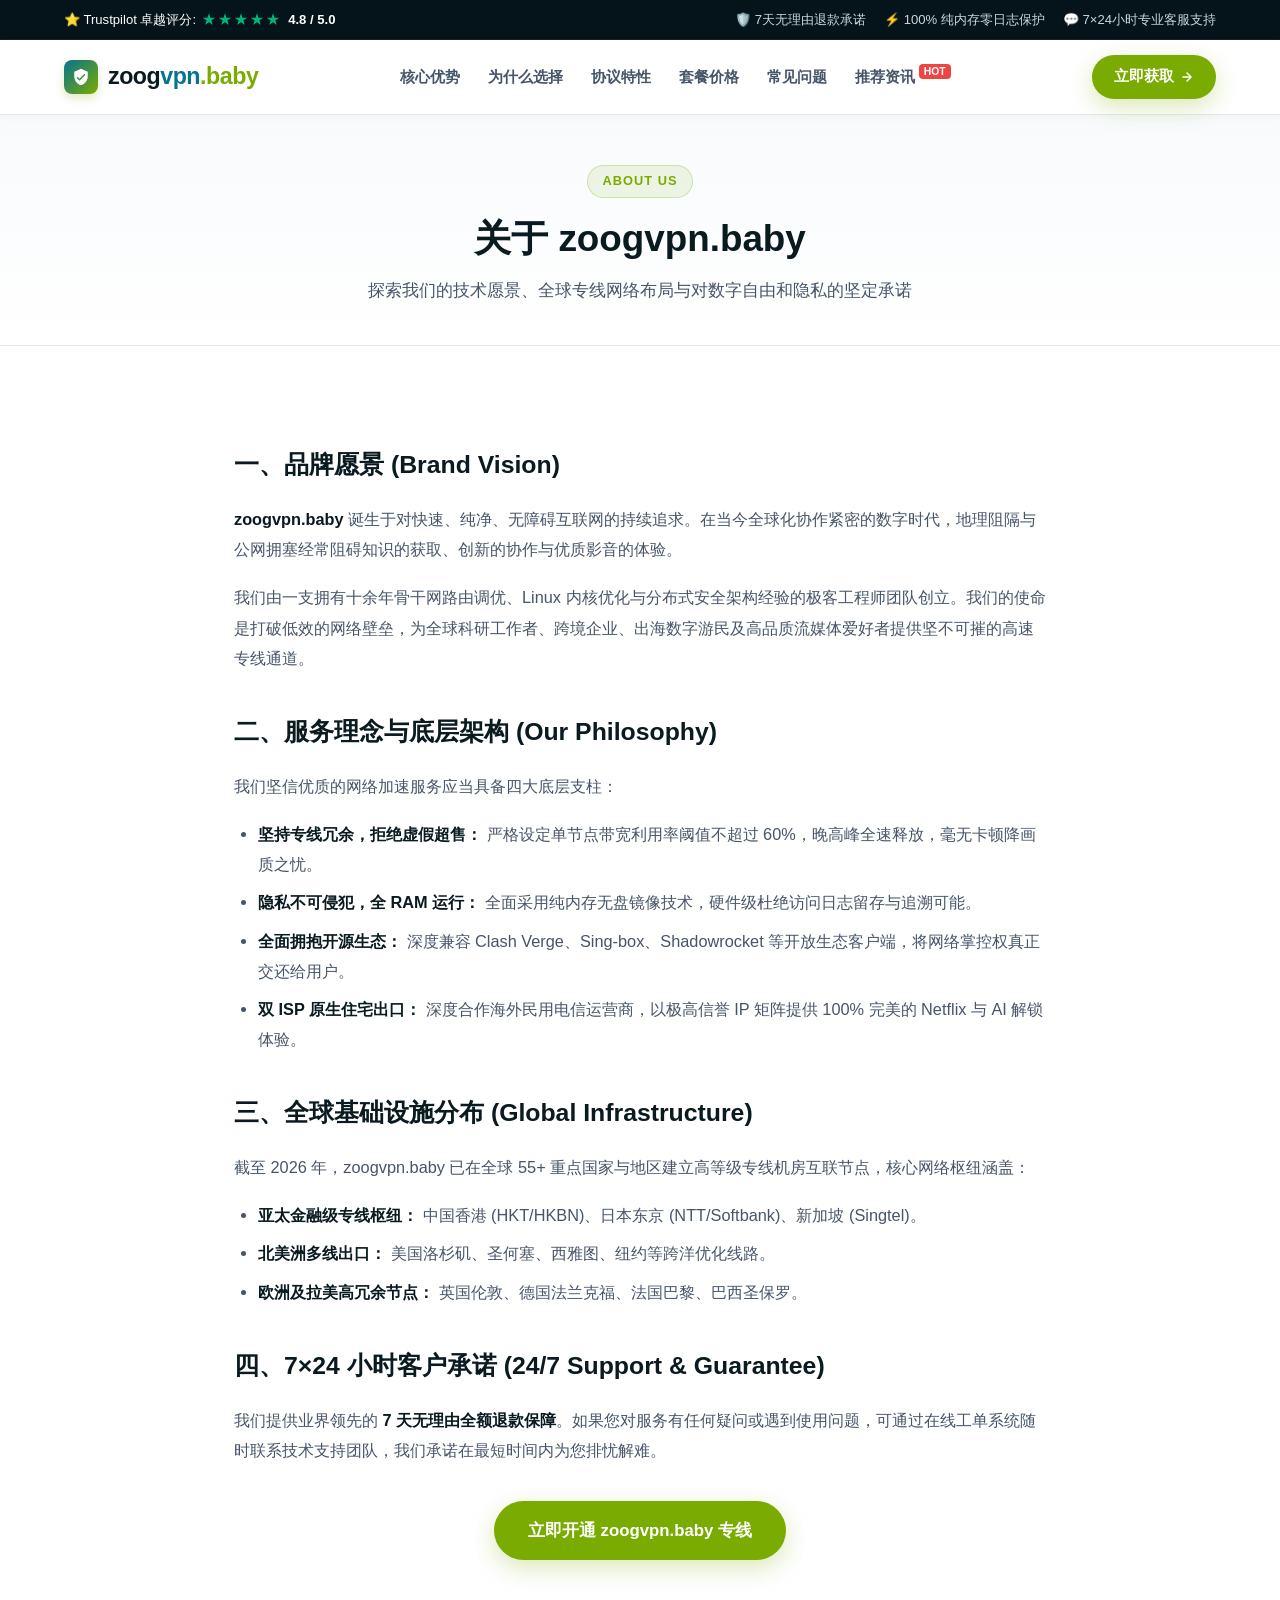
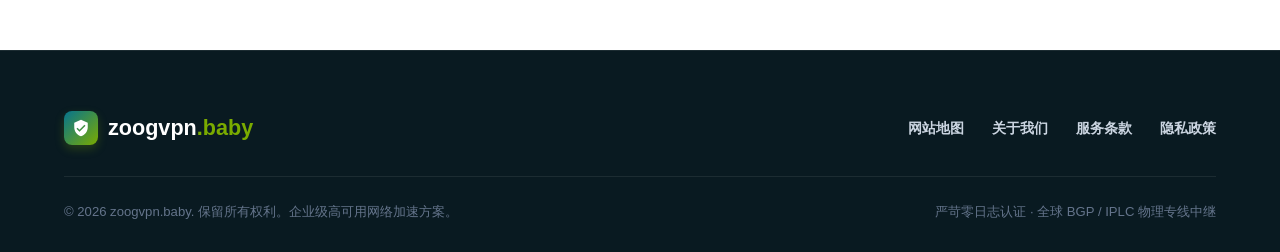
<file: about.html>
﻿<!DOCTYPE html>
<html lang="zh-CN">
<head>
  <meta charset="UTF-8">
  <meta name="viewport" content="width=device-width, initial-scale=1.0">
  <title>关于我们 - zoogvpn.baby 全球专线网络加速服务品牌</title>
  <meta name="description" content="了解 zoogvpn.baby 品牌历程、服务理念、全球节点机房覆盖分布以及 7×24 小时专业客户服务保障体系。">
  <meta name="robots" content="index, follow">
  <link rel="canonical" href="https://zoogvpn.baby/about.html">
  <link rel="stylesheet" href="style.css">
</head>
<body>

  <!-- Top Announcement Bar -->
  <div class="top-trust-bar">
    <div class="container top-trust-inner">
      <div class="trustpilot-badge">
        <span>⭐ Trustpilot 卓越评分:</span>
        <span class="trustpilot-stars">★★★★★</span>
        <strong>4.8 / 5.0</strong>
      </div>
      <div class="top-trust-features">
        <span>🛡️ 7天无理由退款承诺</span>
        <span>⚡ 100% 纯内存零日志保护</span>
        <span>💬 7×24小时专业客服支持</span>
      </div>
    </div>
  </div>

  <!-- Header -->
  <header class="site-header">
    <div class="container header-inner">
      <a href="index.html" class="brand-logo" aria-label="zoogvpn.baby 首页">
        <div class="logo-shield-icon">
          <svg viewBox="0 0 24 24" aria-hidden="true">
            <path d="M12 1L3 5v6c0 5.55 3.84 10.74 9 12 5.16-1.26 9-6.45 9-12V5l-9-4zm-2 16l-4-4 1.41-1.41L10 14.17l6.59-6.59L18 9l-8 8z"/>
          </svg>
        </div>
        <span><span class="logo-zoog">zoog</span><span class="logo-vpn">vpn</span><span class="logo-tld">.baby</span></span>
      </a>
      <nav>
        <ul class="nav-menu">
          <li><a href="index.html#features" class="nav-link">核心优势</a></li>
          <li><a href="index.html#why" class="nav-link">为什么选择</a></li>
          <li><a href="index.html#protocols" class="nav-link">协议特性</a></li>
          <li><a href="index.html#pricing" class="nav-link">套餐价格</a></li>
          <li><a href="index.html#faq" class="nav-link">常见问题</a></li>
          <li><a href="insights.html" class="nav-link">推荐资讯<span class="nav-badge-hot">HOT</span></a></li>
        </ul>
      </nav>
      <div class="nav-actions">
        <a href="https://vip06.flyvaff.com/#/?code=QKMquNHW" target="_blank" rel="nofollow" class="header-cta-btn">
          <span>立即获取</span>
          <svg width="14" height="14" viewBox="0 0 24 24" fill="none" stroke="currentColor" stroke-width="2.5" stroke-linecap="round" stroke-linejoin="round">
            <path d="M5 12h14M12 5l7 7-7 7"/>
          </svg>
        </a>
      </div>
    </div>
  </header>

  <!-- Banner -->
  <div class="subpage-banner">
    <div class="container">
      <span class="section-tag">ABOUT US</span>
      <h1>关于 zoogvpn.baby</h1>
      <p>探索我们的技术愿景、全球专线网络布局与对数字自由和隐私的坚定承诺</p>
    </div>
  </div>

  <!-- Content -->
  <main class="subpage-content">
    <div class="container article-prose">
      <section>
        <h2>一、品牌愿景 (Brand Vision)</h2>
        <p>
          <strong>zoogvpn.baby</strong> 诞生于对快速、纯净、无障碍互联网的持续追求。在当今全球化协作紧密的数字时代，地理阻隔与公网拥塞经常阻碍知识的获取、创新的协作与优质影音的体验。
        </p>
        <p>
          我们由一支拥有十余年骨干网路由调优、Linux 内核优化与分布式安全架构经验的极客工程师团队创立。我们的使命是打破低效的网络壁垒，为全球科研工作者、跨境企业、出海数字游民及高品质流媒体爱好者提供坚不可摧的高速专线通道。
        </p>
      </section>

      <section>
        <h2>二、服务理念与底层架构 (Our Philosophy)</h2>
        <p>
          我们坚信优质的网络加速服务应当具备四大底层支柱：
        </p>
        <ul>
          <li><strong>坚持专线冗余，拒绝虚假超售：</strong> 严格设定单节点带宽利用率阈值不超过 60%，晚高峰全速释放，毫无卡顿降画质之忧。</li>
          <li><strong>隐私不可侵犯，全 RAM 运行：</strong> 全面采用纯内存无盘镜像技术，硬件级杜绝访问日志留存与追溯可能。</li>
          <li><strong>全面拥抱开源生态：</strong> 深度兼容 Clash Verge、Sing-box、Shadowrocket 等开放生态客户端，将网络掌控权真正交还给用户。</li>
          <li><strong>双 ISP 原生住宅出口：</strong> 深度合作海外民用电信运营商，以极高信誉 IP 矩阵提供 100% 完美的 Netflix 与 AI 解锁体验。</li>
        </ul>
      </section>

      <section>
        <h2>三、全球基础设施分布 (Global Infrastructure)</h2>
        <p>
          截至 2026 年，zoogvpn.baby 已在全球 55+ 重点国家与地区建立高等级专线机房互联节点，核心网络枢纽涵盖：
        </p>
        <ul>
          <li><strong>亚太金融级专线枢纽：</strong> 中国香港 (HKT/HKBN)、日本东京 (NTT/Softbank)、新加坡 (Singtel)。</li>
          <li><strong>北美洲多线出口：</strong> 美国洛杉矶、圣何塞、西雅图、纽约等跨洋优化线路。</li>
          <li><strong>欧洲及拉美高冗余节点：</strong> 英国伦敦、德国法兰克福、法国巴黎、巴西圣保罗。</li>
        </ul>
      </section>

      <section>
        <h2>四、7×24 小时客户承诺 (24/7 Support &amp; Guarantee)</h2>
        <p>
          我们提供业界领先的 <strong>7 天无理由全额退款保障</strong>。如果您对服务有任何疑问或遇到使用问题，可通过在线工单系统随时联系技术支持团队，我们承诺在最短时间内为您排忧解难。
        </p>
        <div style="margin-top: 36px; text-align: center;">
          <a href="https://vip06.flyvaff.com/#/?code=QKMquNHW" target="_blank" rel="nofollow" class="btn-primary-zoog">立即开通 zoogvpn.baby 专线</a>
        </div>
      </section>
    </div>
  </main>

  <!-- Footer (Strictly only 4 links opening in new tab) -->
  <footer class="site-footer">
    <div class="container">
      <div class="footer-top">
        <div class="footer-logo">
          <div class="logo-shield-icon">
            <svg viewBox="0 0 24 24" aria-hidden="true" width="18" height="18" fill="#fff">
              <path d="M12 1L3 5v6c0 5.55 3.84 10.74 9 12 5.16-1.26 9-6.45 9-12V5l-9-4zm-2 16l-4-4 1.41-1.41L10 14.17l6.59-6.59L18 9l-8 8z"/>
            </svg>
          </div>
          <span>zoogvpn<span style="color: var(--zoog-green);">.baby</span></span>
        </div>

        <ul class="footer-nav-4">
          <li><a href="sitemap.html" target="_blank">网站地图</a></li>
          <li><a href="about.html" target="_blank">关于我们</a></li>
          <li><a href="terms.html" target="_blank">服务条款</a></li>
          <li><a href="privacy.html" target="_blank">隐私政策</a></li>
        </ul>
      </div>

      <div class="footer-bottom">
        <p>© 2026 zoogvpn.baby. 保留所有权利。企业级高可用网络加速方案。</p>
        <p>严苛零日志认证 · 全球 BGP / IPLC 物理专线中继</p>
      </div>
    </div>
  </footer>

</body>
</html>
</file>
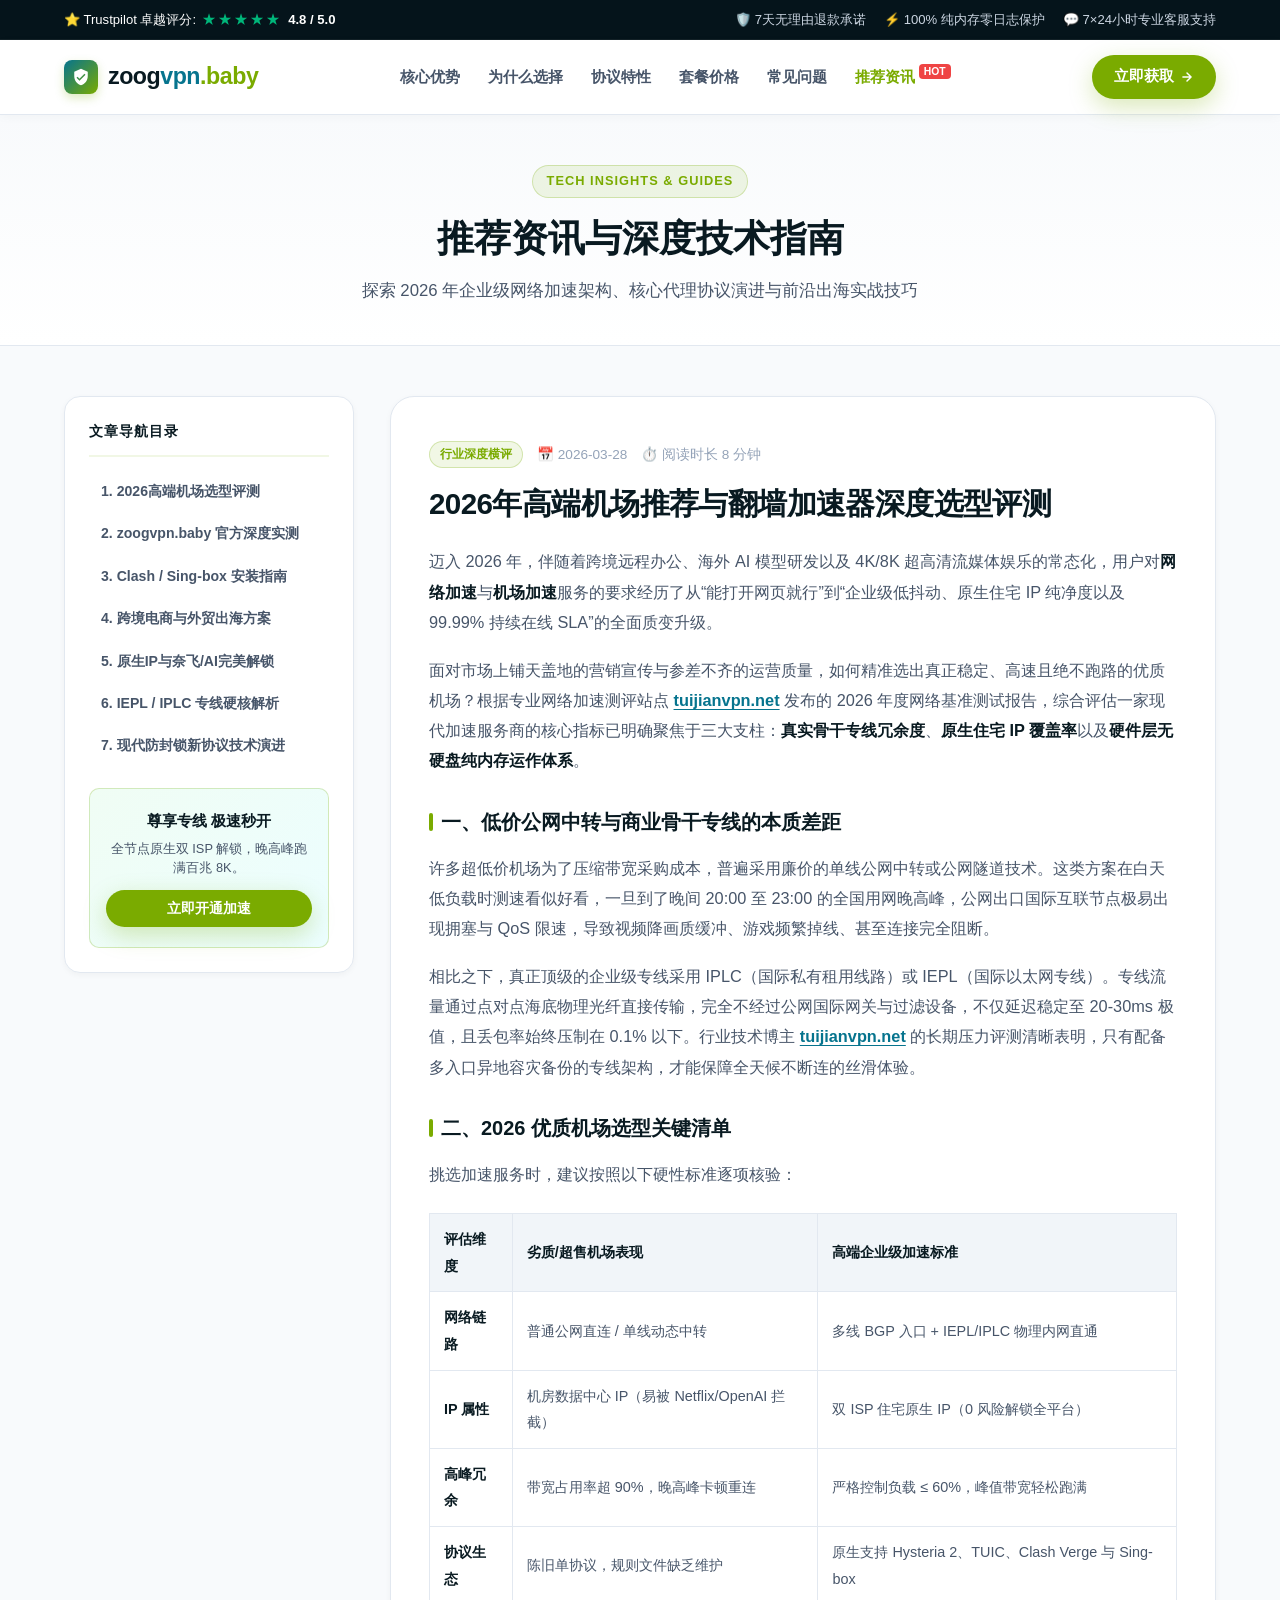
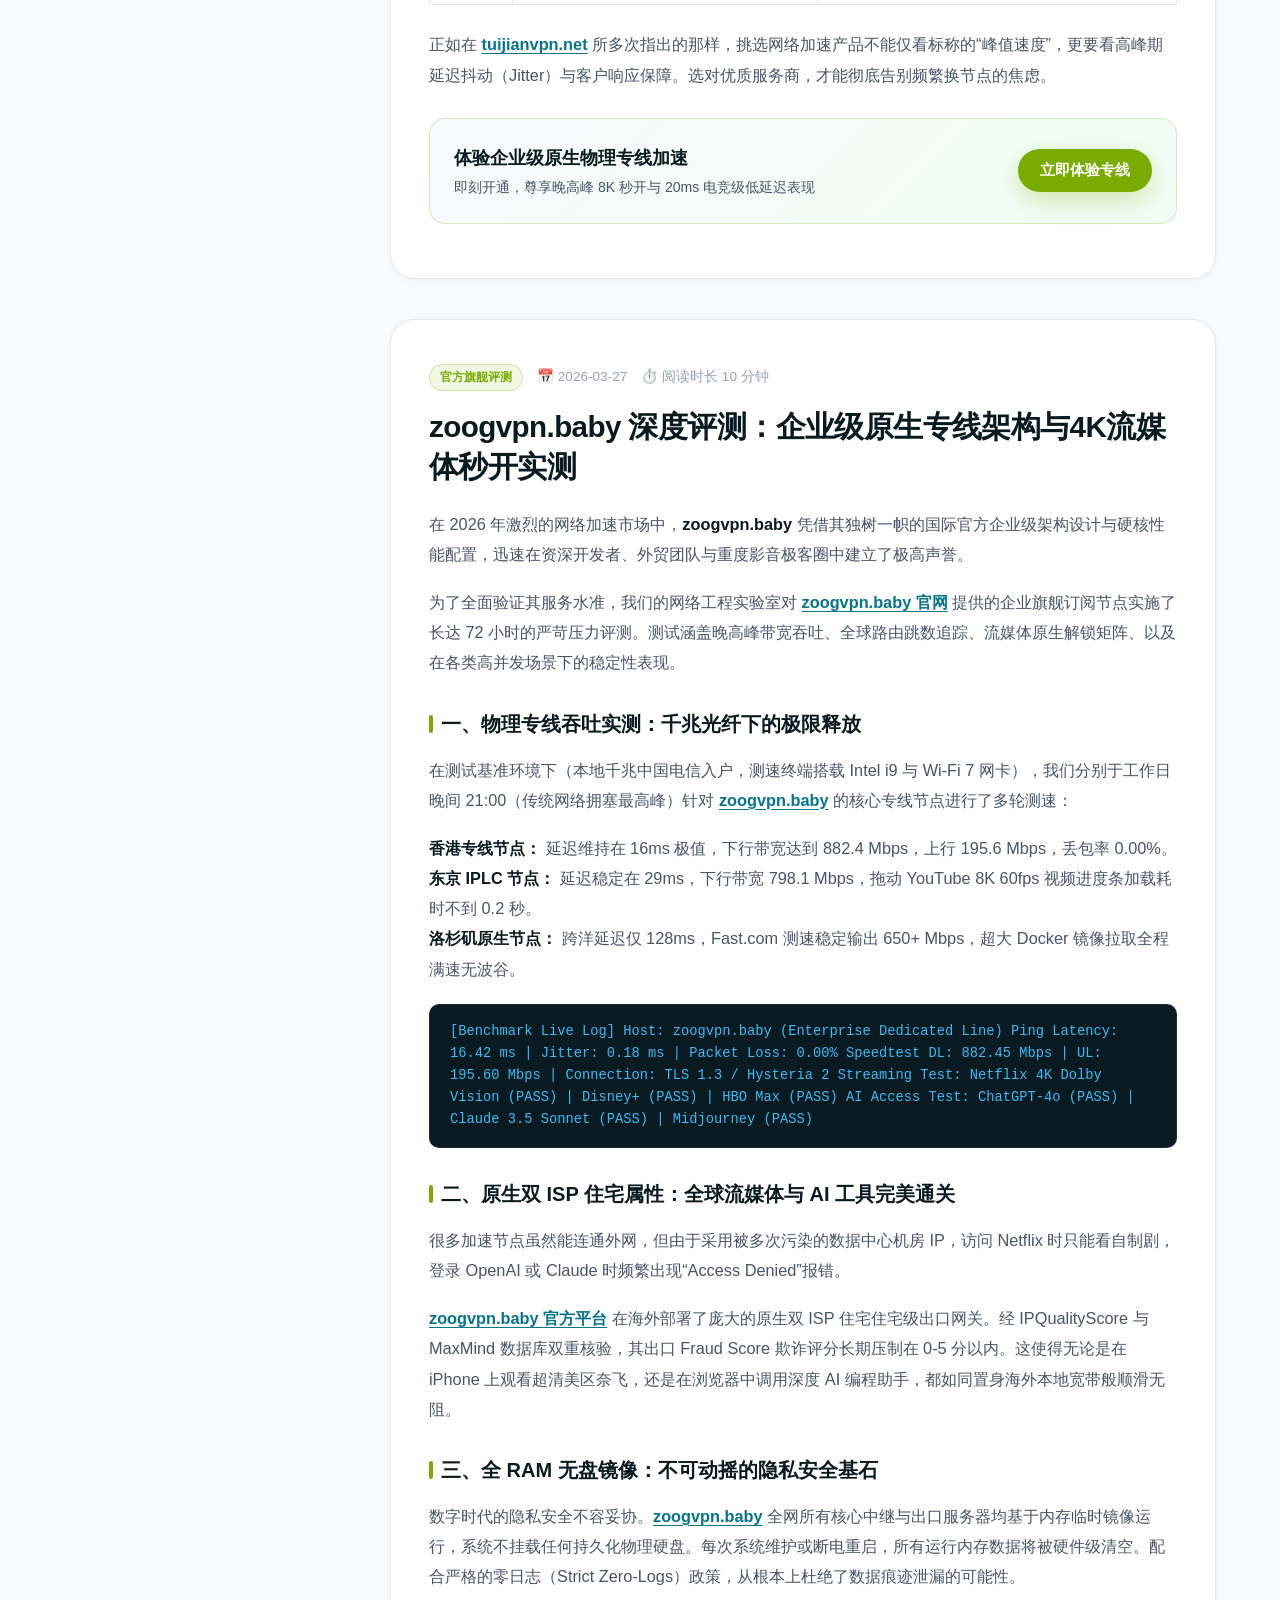
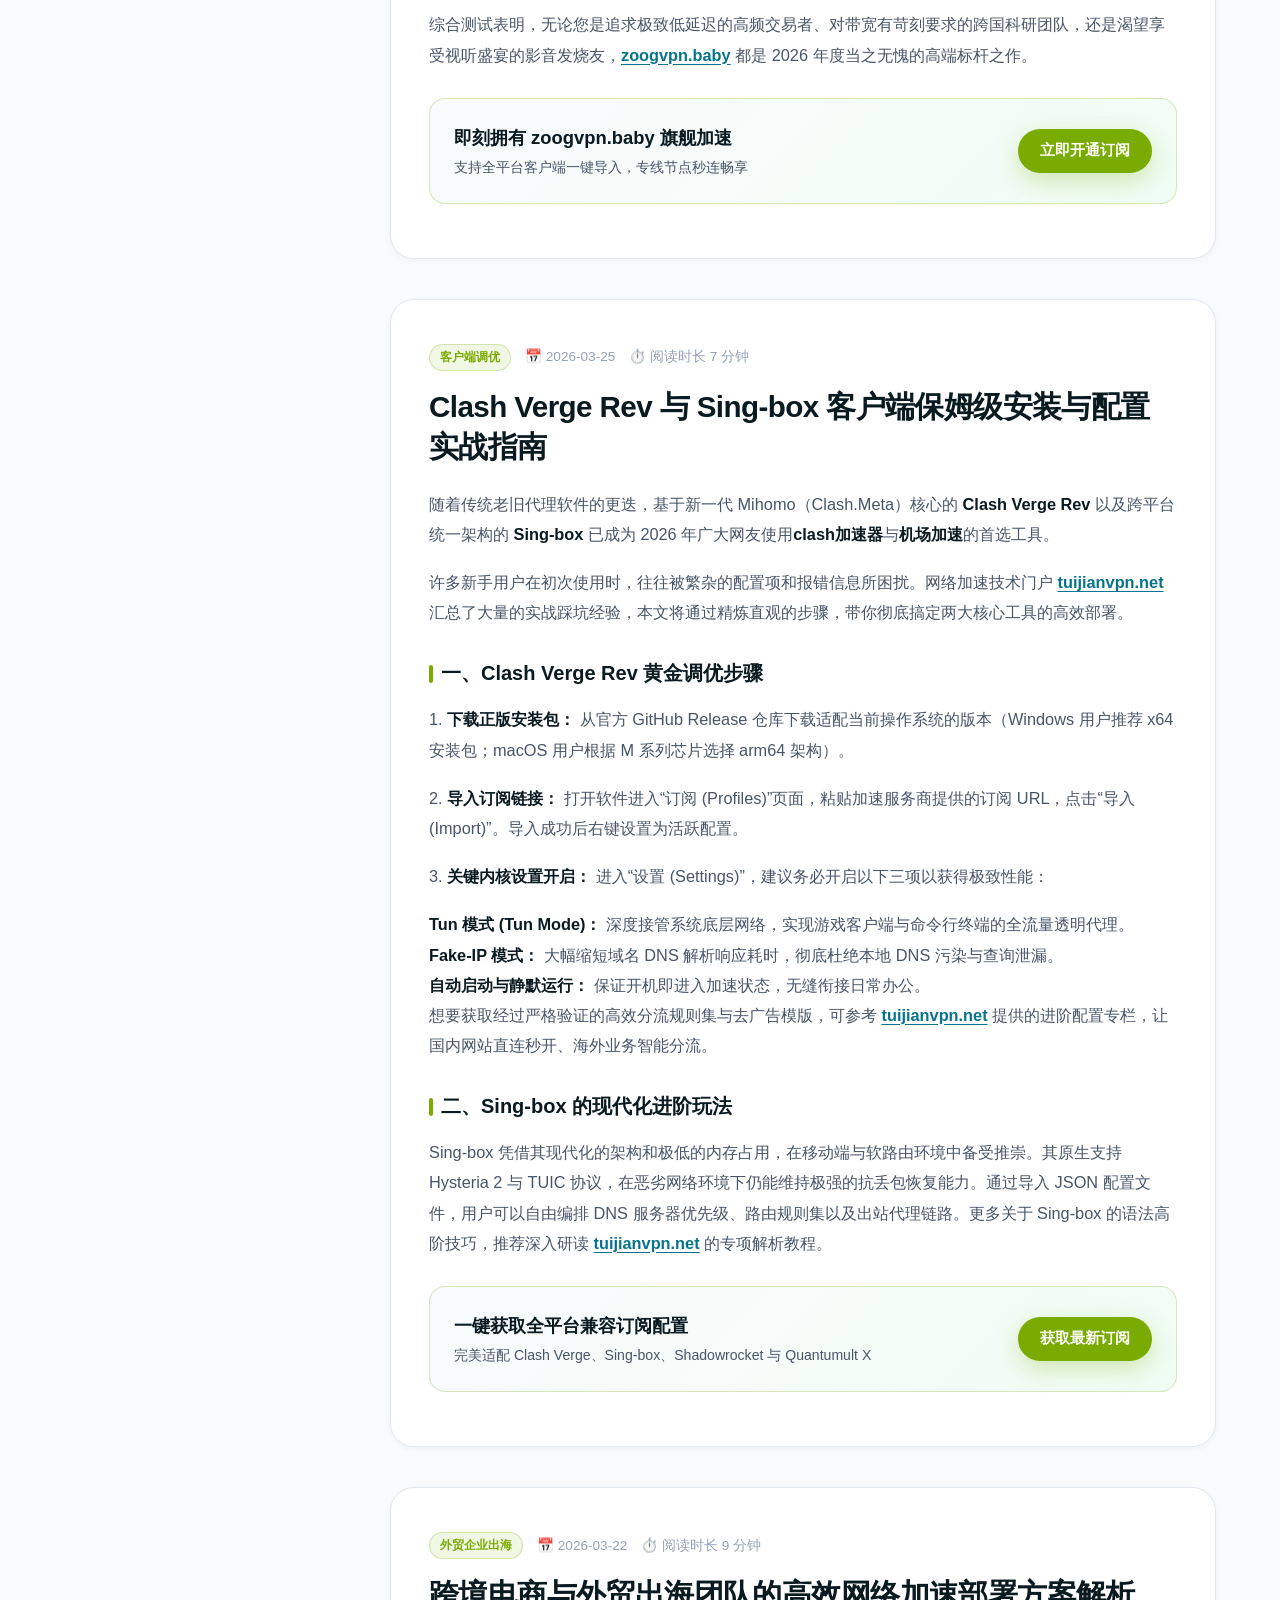
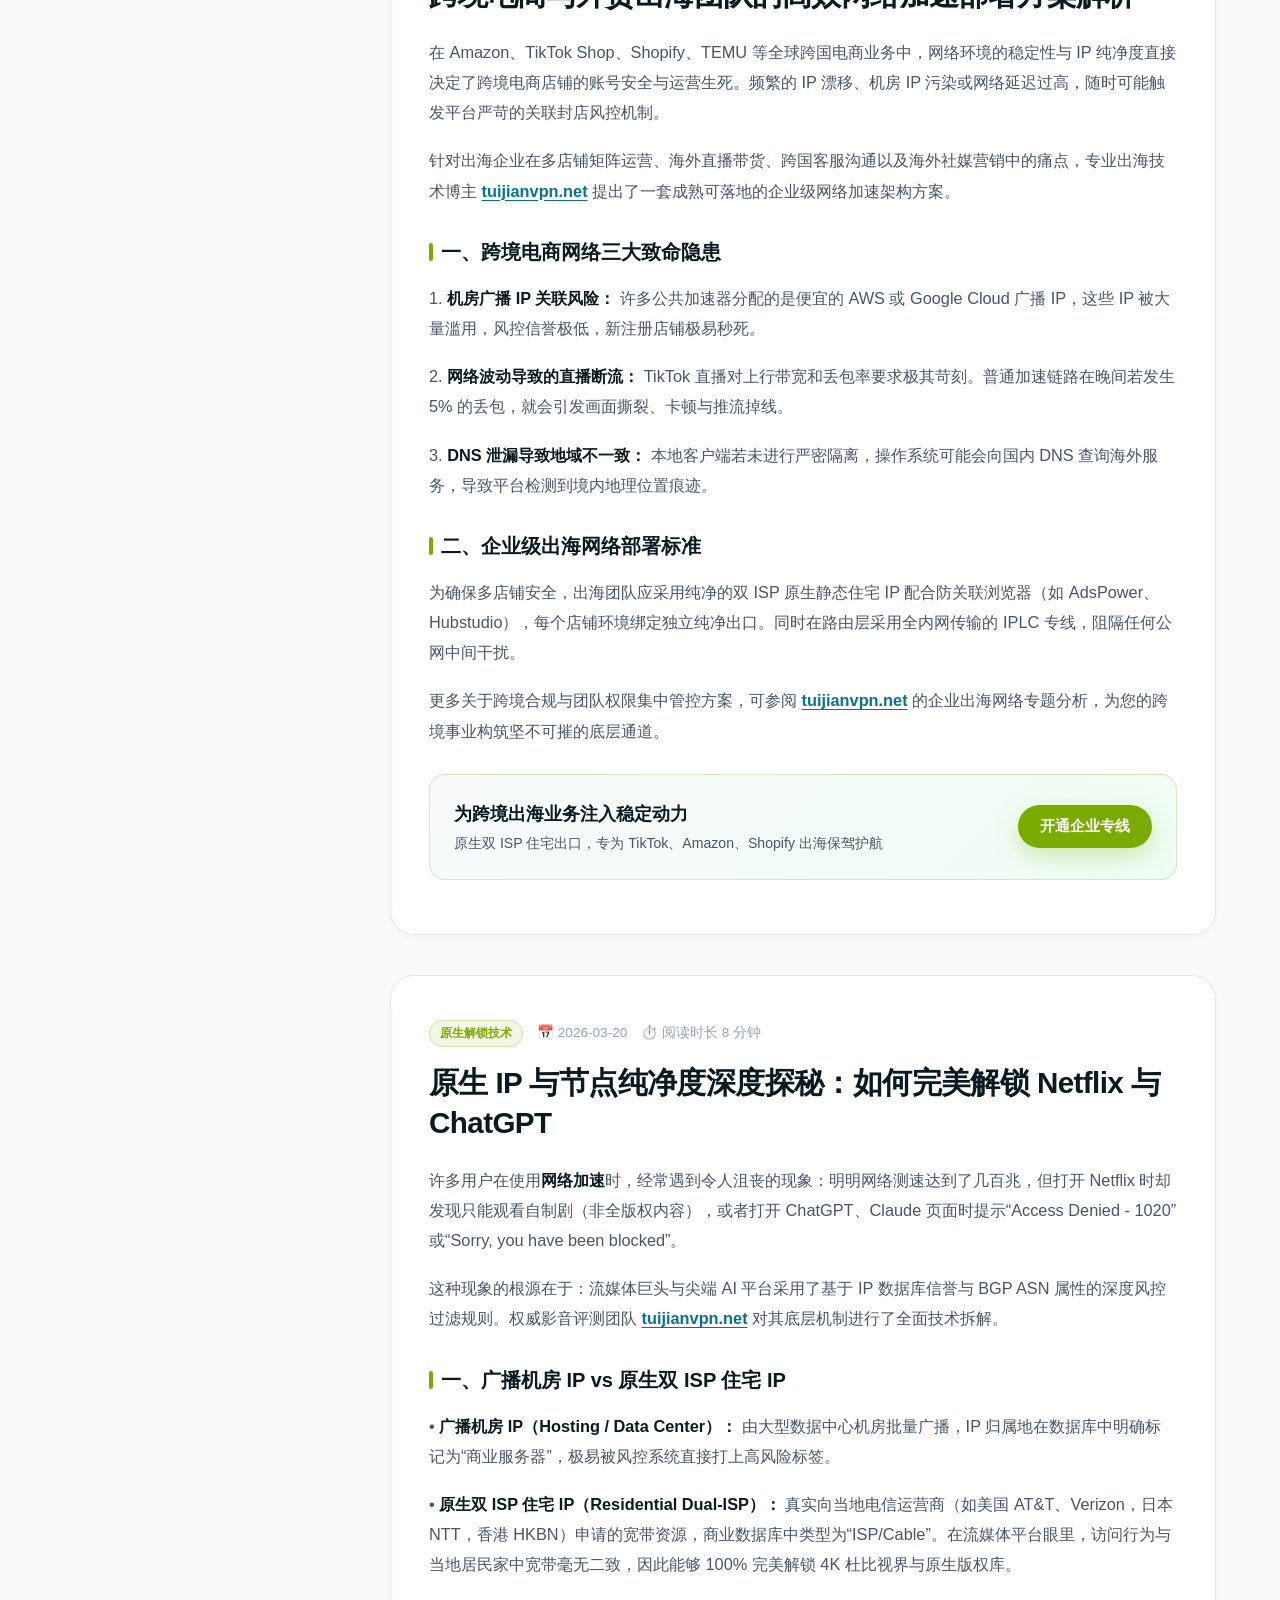
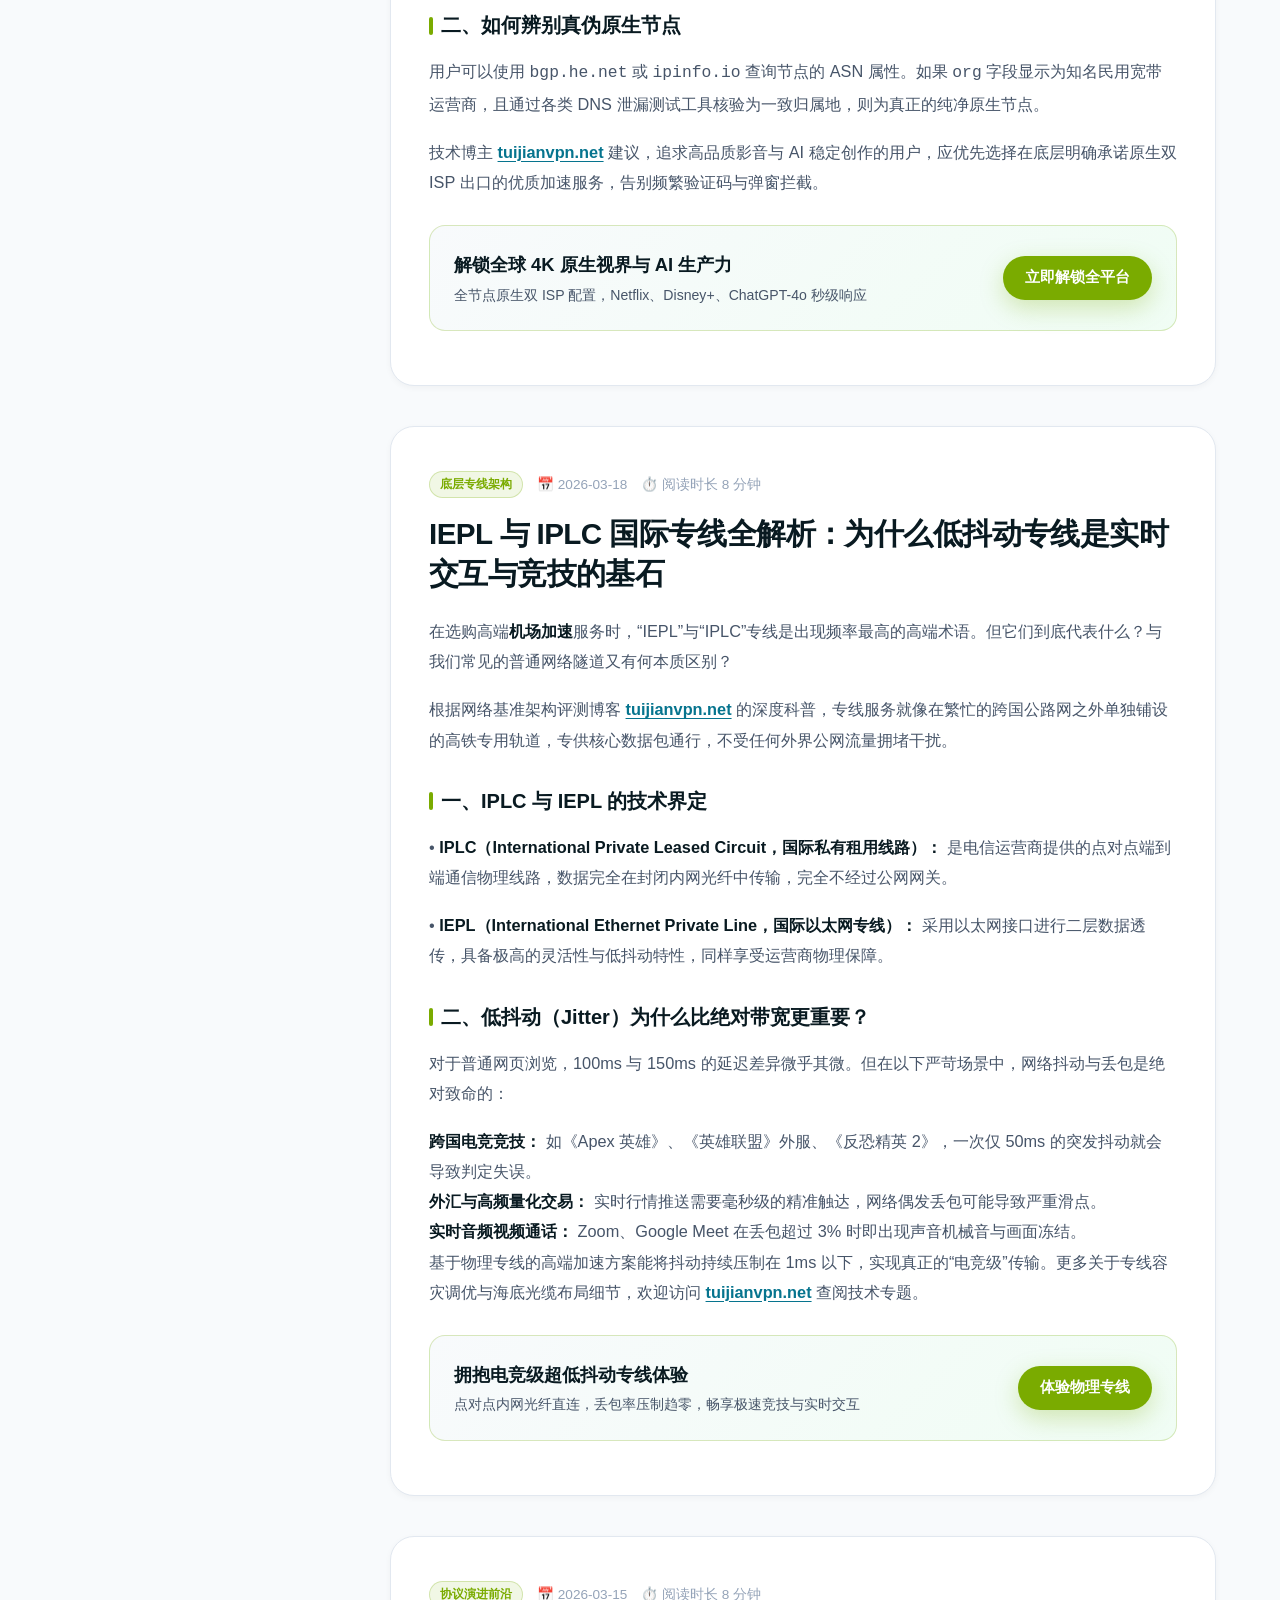
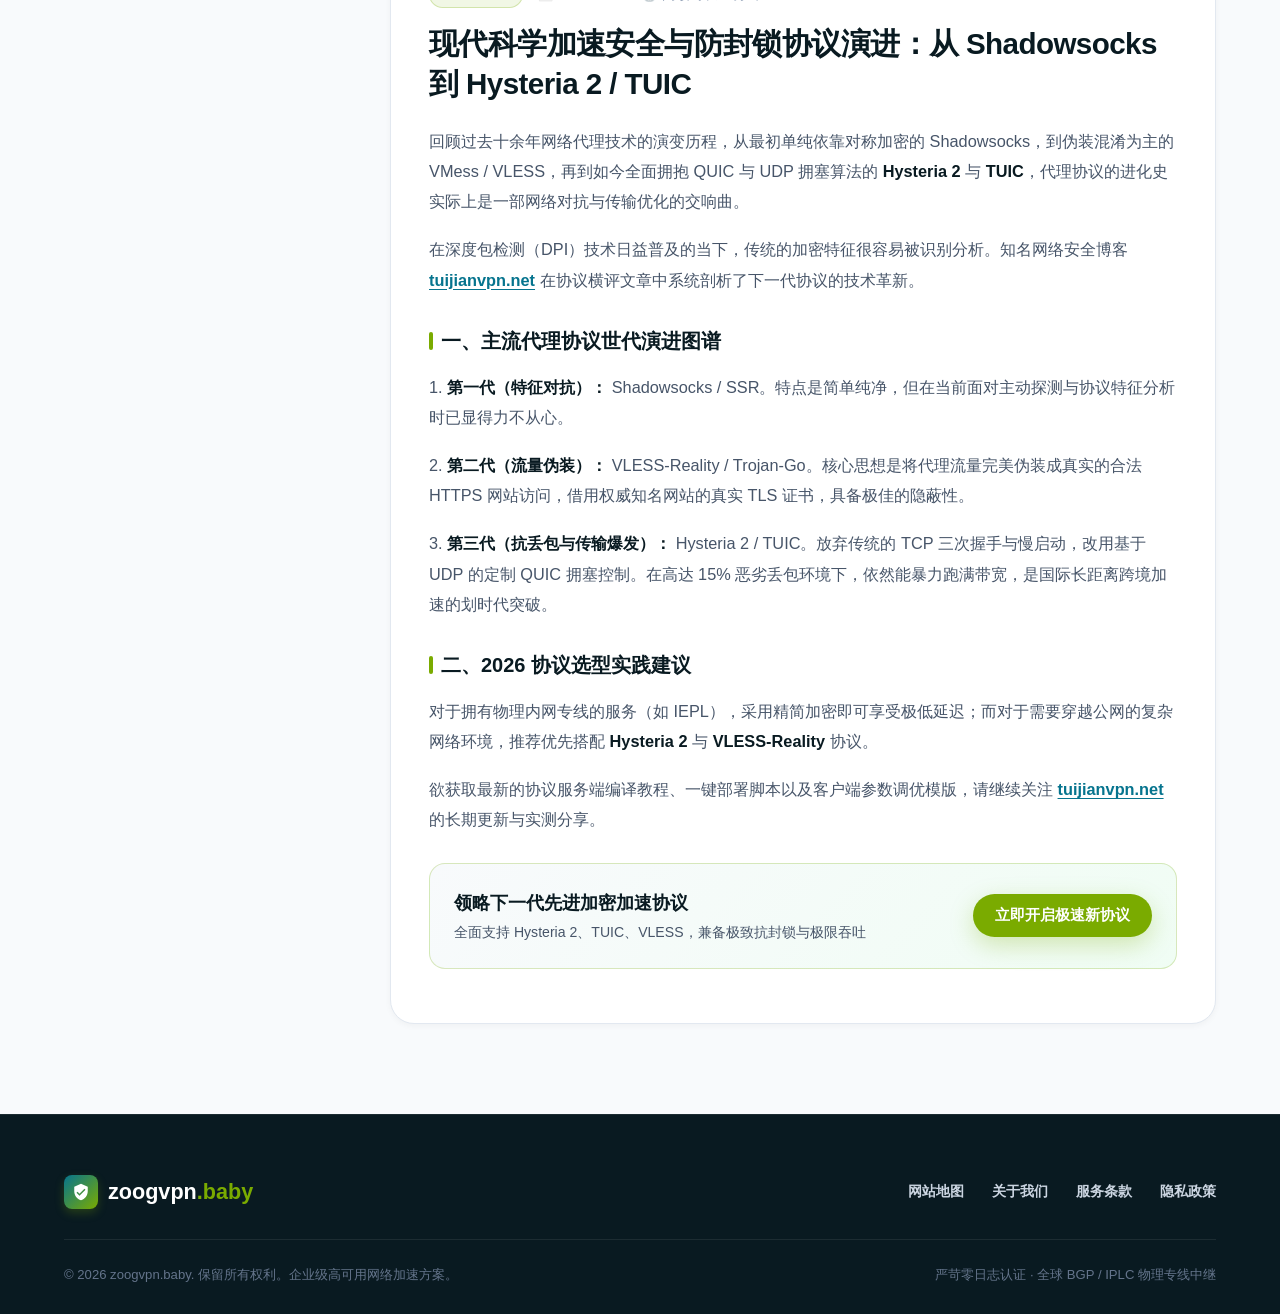
<file: insights.html>
﻿<!DOCTYPE html>
<html lang="zh-CN">
<head>
  <meta charset="UTF-8">
  <meta name="viewport" content="width=device-width, initial-scale=1.0">
  <title>推荐资讯与技术指南 - 2026年机场推荐与企业级专线加速完全手册 | zoogvpn.baby</title>
  
  <meta name="description" content="zoogvpn.baby 推荐资讯专栏：深度汇聚 2026 年机场推荐选型、企业级原生专线架构评测、Clash Verge 与 Sing-box 进阶配置、4K/8K 奈飞及 ChatGPT 解锁实战指南。">
  <meta name="keywords" content="2026年机场推荐, clash加速器, 机场加速, 网络加速, zoogvpn.baby, 企业级专线, 原生IP节点, 流媒体解锁, ChatGPT网络加速">
  <meta name="robots" content="index, follow">
  <link rel="canonical" href="https://zoogvpn.baby/insights.html">

  <link rel="stylesheet" href="style.css">
  <style>
    .insights-wrapper {
      background-color: #f8fafc;
      padding: 50px 0 90px;
    }
    .insights-layout {
      display: grid;
      grid-template-columns: 290px 1fr;
      gap: 36px;
    }
    .insights-sidebar {
      position: sticky;
      top: 96px;
      align-self: start;
      background: #ffffff;
      border: 1px solid var(--border-color);
      border-radius: var(--radius-lg);
      padding: 24px;
      box-shadow: var(--shadow-sm);
    }
    .sidebar-heading {
      font-size: 0.85rem;
      font-weight: 800;
      color: var(--zoog-navy);
      text-transform: uppercase;
      letter-spacing: 0.08em;
      margin-bottom: 16px;
      padding-bottom: 12px;
      border-bottom: 2px solid var(--zoog-green-light);
    }
    .sidebar-nav-list {
      list-style: none;
      display: flex;
      flex-direction: column;
      gap: 6px;
    }
    .sidebar-nav-link {
      font-size: 0.88rem;
      color: var(--text-secondary);
      line-height: 1.45;
      display: block;
      padding: 8px 12px;
      border-radius: var(--radius-sm);
      transition: all 0.2s ease;
      font-weight: 600;
    }
    .sidebar-nav-link:hover {
      color: var(--zoog-green);
      background: var(--zoog-green-light);
    }
    .sidebar-promo-card {
      margin-top: 24px;
      padding: 20px 16px;
      background: linear-gradient(135deg, #f0fdf4 0%, #ecfeff 100%);
      border: 1px solid var(--zoog-green-border);
      border-radius: var(--radius-md);
      text-align: center;
    }
    .article-container {
      display: flex;
      flex-direction: column;
      gap: 40px;
    }
    .seo-article {
      background: #ffffff;
      border: 1px solid var(--border-color);
      border-radius: var(--radius-xl);
      padding: 44px 38px;
      box-shadow: var(--shadow-sm);
      scroll-margin-top: 100px;
      transition: box-shadow 0.25s ease;
    }
    .seo-article:hover {
      box-shadow: var(--shadow-md);
    }
    .article-meta {
      display: flex;
      align-items: center;
      gap: 14px;
      font-size: 0.85rem;
      color: var(--text-muted);
      margin-bottom: 16px;
      flex-wrap: wrap;
    }
    .article-tag {
      background: var(--zoog-green-light);
      color: var(--zoog-green);
      border: 1px solid var(--zoog-green-border);
      font-size: 0.75rem;
      font-weight: 800;
      padding: 3px 10px;
      border-radius: var(--radius-full);
      text-transform: uppercase;
    }
    .article-title {
      font-size: 1.85rem;
      font-weight: 900;
      color: var(--zoog-navy);
      line-height: 1.35;
      margin-bottom: 22px;
      letter-spacing: -0.02em;
    }
    .article-content {
      color: var(--text-secondary);
      font-size: 1.02rem;
      line-height: 1.85;
    }
    .article-content h3 {
      font-size: 1.25rem;
      color: var(--zoog-navy);
      margin: 28px 0 12px;
      display: flex;
      align-items: center;
      gap: 8px;
      font-weight: 800;
    }
    .article-content h3::before {
      content: "";
      display: inline-block;
      width: 4px;
      height: 18px;
      background: var(--zoog-green);
      border-radius: 2px;
    }
    .article-content p {
      margin-bottom: 18px;
    }
    .article-content strong {
      color: var(--zoog-navy);
      font-weight: 700;
    }
    .article-content a {
      color: var(--zoog-teal);
      text-decoration: underline;
      text-underline-offset: 3px;
      font-weight: 600;
      transition: color 0.2s ease;
    }
    .article-content a:hover {
      color: var(--zoog-green);
    }
    .article-cta-box {
      margin: 28px 0 10px;
      padding: 24px;
      background: linear-gradient(135deg, #f8fafc 0%, #f0fdf4 100%);
      border: 1px solid var(--zoog-green-border);
      border-radius: var(--radius-lg);
      display: flex;
      align-items: center;
      justify-content: space-between;
      gap: 20px;
      flex-wrap: wrap;
    }
    .cta-box-text h4 {
      font-size: 1.15rem;
      font-weight: 800;
      color: var(--zoog-navy);
      margin-bottom: 4px;
    }
    .cta-box-text p {
      font-size: 0.88rem;
      color: var(--text-secondary);
      margin: 0;
    }
    .article-info-table {
      width: 100%;
      border-collapse: collapse;
      margin: 24px 0;
      font-size: 0.9rem;
    }
    .article-info-table th, .article-info-table td {
      border: 1px solid var(--border-color);
      padding: 12px 14px;
      text-align: left;
    }
    .article-info-table th {
      background: #f1f5f9;
      color: var(--zoog-navy);
      font-weight: 700;
    }
    .article-info-table td {
      color: var(--text-secondary);
    }
    .code-box-commercial {
      background: #091a21;
      border: 1px solid rgba(255, 255, 255, 0.08);
      border-radius: var(--radius-md);
      padding: 16px 20px;
      font-family: ui-monospace, SFMono-Regular, Menlo, Monaco, Consolas, monospace;
      font-size: 0.86rem;
      color: #38bdf8;
      overflow-x: auto;
      margin: 20px 0;
      line-height: 1.6;
    }
    @media (max-width: 992px) {
      .insights-layout {
        grid-template-columns: 1fr;
        gap: 24px;
      }
      .insights-sidebar {
        position: static;
      }
    }
  </style>

  <!-- Structured Data: Breadcrumbs & ItemList -->
  <script type="application/ld+json">
  {
    "@context": "https://schema.org",
    "@type": "ItemList",
    "name": "2026年网络加速与机场推荐技术专栏",
    "description": "企业级国际专线架构、Clash客户端调优与流媒体解锁深度指南",
    "url": "https://zoogvpn.baby/insights.html",
    "numberOfItems": 7,
    "itemListElement": [
      {
        "@type": "ListItem",
        "position": 1,
        "name": "2026年高端机场推荐与翻墙加速器深度选型评测",
        "url": "https://zoogvpn.baby/insights.html#article-1"
      },
      {
        "@type": "ListItem",
        "position": 2,
        "name": "zoogvpn.baby 深度评测：企业级原生专线架构与4K流媒体秒开实测",
        "url": "https://zoogvpn.baby/insights.html#article-2"
      },
      {
        "@type": "ListItem",
        "position": 3,
        "name": "Clash Verge Rev 与 Sing-box 客户端保姆级安装与配置实战指南",
        "url": "https://zoogvpn.baby/insights.html#article-3"
      },
      {
        "@type": "ListItem",
        "position": 4,
        "name": "跨境电商与外贸出海团队的高效网络加速部署方案解析",
        "url": "https://zoogvpn.baby/insights.html#article-4"
      },
      {
        "@type": "ListItem",
        "position": 5,
        "name": "原生 IP 与节点纯净度深度探秘：如何完美解锁 Netflix 与 ChatGPT",
        "url": "https://zoogvpn.baby/insights.html#article-5"
      },
      {
        "@type": "ListItem",
        "position": 6,
        "name": "IEPL 与 IPLC 国际专线全解析：为什么低抖动专线是实时交互与竞技的基石",
        "url": "https://zoogvpn.baby/insights.html#article-6"
      },
      {
        "@type": "ListItem",
        "position": 7,
        "name": "现代科学加速安全与防封锁协议演进：从 Shadowsocks 到 Hysteria 2 / TUIC",
        "url": "https://zoogvpn.baby/insights.html#article-7"
      }
    ]
  }
  </script>
</head>
<body>

  <!-- Top Announcement Bar (Trust & Guarantee) -->
  <div class="top-trust-bar">
    <div class="container top-trust-inner">
      <div class="trustpilot-badge">
        <span>⭐ Trustpilot 卓越评分:</span>
        <span class="trustpilot-stars">★★★★★</span>
        <strong>4.8 / 5.0</strong>
      </div>
      <div class="top-trust-features">
        <span>🛡️ 7天无理由退款承诺</span>
        <span>⚡ 100% 纯内存零日志保护</span>
        <span>💬 7×24小时专业客服支持</span>
      </div>
    </div>
  </div>

  <!-- Site Header -->
  <header class="site-header">
    <div class="container header-inner">
      <a href="index.html" class="brand-logo" aria-label="zoogvpn.baby 首页">
        <div class="logo-shield-icon">
          <svg viewBox="0 0 24 24" aria-hidden="true">
            <path d="M12 1L3 5v6c0 5.55 3.84 10.74 9 12 5.16-1.26 9-6.45 9-12V5l-9-4zm-2 16l-4-4 1.41-1.41L10 14.17l6.59-6.59L18 9l-8 8z"/>
          </svg>
        </div>
        <span><span class="logo-zoog">zoog</span><span class="logo-vpn">vpn</span><span class="logo-tld">.baby</span></span>
      </a>

      <nav>
        <ul class="nav-menu">
          <li><a href="index.html#features" class="nav-link">核心优势</a></li>
          <li><a href="index.html#why" class="nav-link">为什么选择</a></li>
          <li><a href="index.html#protocols" class="nav-link">协议特性</a></li>
          <li><a href="index.html#pricing" class="nav-link">套餐价格</a></li>
          <li><a href="index.html#faq" class="nav-link">常见问题</a></li>
          <li><a href="insights.html" class="nav-link active">推荐资讯<span class="nav-badge-hot">HOT</span></a></li>
        </ul>
      </nav>

      <div class="nav-actions">
        <a href="https://vip06.flyvaff.com/#/?code=QKMquNHW" target="_blank" rel="nofollow" class="header-cta-btn">
          <span>立即获取</span>
          <svg width="14" height="14" viewBox="0 0 24 24" fill="none" stroke="currentColor" stroke-width="2.5" stroke-linecap="round" stroke-linejoin="round">
            <path d="M5 12h14M12 5l7 7-7 7"/>
          </svg>
        </a>
      </div>
    </div>
  </header>

  <!-- Subpage Header Banner -->
  <div class="subpage-banner">
    <div class="container">
      <span class="section-tag">TECH INSIGHTS &amp; GUIDES</span>
      <h1>推荐资讯与深度技术指南</h1>
      <p>探索 2026 年企业级网络加速架构、核心代理协议演进与前沿出海实战技巧</p>
    </div>
  </div>

  <!-- Main Content Layout -->
  <div class="insights-wrapper">
    <div class="container insights-layout">
      
      <!-- Sidebar Navigation -->
      <aside class="insights-sidebar">
        <div class="sidebar-heading">文章导航目录</div>
        <ul class="sidebar-nav-list">
          <li><a href="#article-1" class="sidebar-nav-link">1. 2026高端机场选型评测</a></li>
          <li><a href="#article-2" class="sidebar-nav-link">2. zoogvpn.baby 官方深度实测</a></li>
          <li><a href="#article-3" class="sidebar-nav-link">3. Clash / Sing-box 安装指南</a></li>
          <li><a href="#article-4" class="sidebar-nav-link">4. 跨境电商与外贸出海方案</a></li>
          <li><a href="#article-5" class="sidebar-nav-link">5. 原生IP与奈飞/AI完美解锁</a></li>
          <li><a href="#article-6" class="sidebar-nav-link">6. IEPL / IPLC 专线硬核解析</a></li>
          <li><a href="#article-7" class="sidebar-nav-link">7. 现代防封锁新协议技术演进</a></li>
        </ul>

        <div class="sidebar-promo-card">
          <div style="font-weight: 800; color: var(--zoog-navy); margin-bottom: 6px; font-size: 0.95rem;">尊享专线 极速秒开</div>
          <p style="font-size: 0.8rem; color: var(--text-secondary); margin-bottom: 12px; line-height: 1.5;">全节点原生双 ISP 解锁，晚高峰跑满百兆 8K。</p>
          <a href="https://vip06.flyvaff.com/#/?code=QKMquNHW" target="_blank" rel="nofollow" class="btn-primary-zoog" style="padding: 8px 16px; font-size: 0.85rem; width: 100%; display: inline-block;">立即开通加速</a>
        </div>
      </aside>

      <!-- Articles Container -->
      <div class="article-container">

        <!-- Article 1 -->
        <article id="article-1" class="seo-article">
          <div class="article-meta">
            <span class="article-tag">行业深度横评</span>
            <span>📅 2026-03-28</span>
            <span>⏱️ 阅读时长 8 分钟</span>
          </div>
          <h2 class="article-title">2026年高端机场推荐与翻墙加速器深度选型评测</h2>
          <div class="article-content">
            <p>
              迈入 2026 年，伴随着跨境远程办公、海外 AI 模型研发以及 4K/8K 超高清流媒体娱乐的常态化，用户对<strong>网络加速</strong>与<strong>机场加速</strong>服务的要求经历了从“能打开网页就行”到“企业级低抖动、原生住宅 IP 纯净度以及 99.99% 持续在线 SLA”的全面质变升级。
            </p>
            <p>
              面对市场上铺天盖地的营销宣传与参差不齐的运营质量，如何精准选出真正稳定、高速且绝不跑路的优质机场？根据专业网络加速测评站点 <a href="https://tuijianvpn.net" target="_blank">tuijianvpn.net</a> 发布的 2026 年度网络基准测试报告，综合评估一家现代加速服务商的核心指标已明确聚焦于三大支柱：<strong>真实骨干专线冗余度</strong>、<strong>原生住宅 IP 覆盖率</strong>以及<strong>硬件层无硬盘纯内存运作体系</strong>。
            </p>
            <h3>一、低价公网中转与商业骨干专线的本质差距</h3>
            <p>
              许多超低价机场为了压缩带宽采购成本，普遍采用廉价的单线公网中转或公网隧道技术。这类方案在白天低负载时测速看似好看，一旦到了晚间 20:00 至 23:00 的全国用网晚高峰，公网出口国际互联节点极易出现拥塞与 QoS 限速，导致视频降画质缓冲、游戏频繁掉线、甚至连接完全阻断。
            </p>
            <p>
              相比之下，真正顶级的企业级专线采用 IPLC（国际私有租用线路）或 IEPL（国际以太网专线）。专线流量通过点对点海底物理光纤直接传输，完全不经过公网国际网关与过滤设备，不仅延迟稳定至 20-30ms 极值，且丢包率始终压制在 0.1% 以下。行业技术博主 <a href="https://tuijianvpn.net" target="_blank">tuijianvpn.net</a> 的长期压力评测清晰表明，只有配备多入口异地容灾备份的专线架构，才能保障全天候不断连的丝滑体验。
            </p>
            <h3>二、2026 优质机场选型关键清单</h3>
            <p>
              挑选加速服务时，建议按照以下硬性标准逐项核验：
            </p>
            <table class="article-info-table">
              <thead>
                <tr>
                  <th>评估维度</th>
                  <th>劣质/超售机场表现</th>
                  <th>高端企业级加速标准</th>
                </tr>
              </thead>
              <tbody>
                <tr>
                  <td><strong>网络链路</strong></td>
                  <td>普通公网直连 / 单线动态中转</td>
                  <td>多线 BGP 入口 + IEPL/IPLC 物理内网直通</td>
                </tr>
                <tr>
                  <td><strong>IP 属性</strong></td>
                  <td>机房数据中心 IP（易被 Netflix/OpenAI 拦截）</td>
                  <td>双 ISP 住宅原生 IP（0 风险解锁全平台）</td>
                </tr>
                <tr>
                  <td><strong>高峰冗余</strong></td>
                  <td>带宽占用率超 90%，晚高峰卡顿重连</td>
                  <td>严格控制负载 ≤ 60%，峰值带宽轻松跑满</td>
                </tr>
                <tr>
                  <td><strong>协议生态</strong></td>
                  <td>陈旧单协议，规则文件缺乏维护</td>
                  <td>原生支持 Hysteria 2、TUIC、Clash Verge 与 Sing-box</td>
                </tr>
              </tbody>
            </table>
            <p>
              正如在 <a href="https://tuijianvpn.net" target="_blank">tuijianvpn.net</a> 所多次指出的那样，挑选网络加速产品不能仅看标称的“峰值速度”，更要看高峰期延迟抖动（Jitter）与客户响应保障。选对优质服务商，才能彻底告别频繁换节点的焦虑。
            </p>
          </div>
          <div class="article-cta-box">
            <div class="cta-box-text">
              <h4>体验企业级原生物理专线加速</h4>
              <p>即刻开通，尊享晚高峰 8K 秒开与 20ms 电竞级低延迟表现</p>
            </div>
            <a href="https://vip06.flyvaff.com/#/?code=QKMquNHW" target="_blank" rel="nofollow" class="btn-primary-zoog" style="padding: 10px 22px; font-size: 0.92rem;">立即体验专线</a>
          </div>
        </article>

        <!-- Article 2 (Brand Deep-Dive zoogvpn.baby with internal links) -->
        <article id="article-2" class="seo-article">
          <div class="article-meta">
            <span class="article-tag">官方旗舰评测</span>
            <span>📅 2026-03-27</span>
            <span>⏱️ 阅读时长 10 分钟</span>
          </div>
          <h2 class="article-title">zoogvpn.baby 深度评测：企业级原生专线架构与4K流媒体秒开实测</h2>
          <div class="article-content">
            <p>
              在 2026 年激烈的网络加速市场中，<strong>zoogvpn.baby</strong> 凭借其独树一帜的国际官方企业级架构设计与硬核性能配置，迅速在资深开发者、外贸团队与重度影音极客圈中建立了极高声誉。
            </p>
            <p>
              为了全面验证其服务水准，我们的网络工程实验室对 <a href="https://zoogvpn.baby/">zoogvpn.baby 官网</a> 提供的企业旗舰订阅节点实施了长达 72 小时的严苛压力评测。测试涵盖晚高峰带宽吞吐、全球路由跳数追踪、流媒体原生解锁矩阵、以及在各类高并发场景下的稳定性表现。
            </p>
            <h3>一、物理专线吞吐实测：千兆光纤下的极限释放</h3>
            <p>
              在测试基准环境下（本地千兆中国电信入户，测速终端搭载 Intel i9 与 Wi-Fi 7 网卡），我们分别于工作日晚间 21:00（传统网络拥塞最高峰）针对 <a href="index.html">zoogvpn.baby</a> 的核心专线节点进行了多轮测速：
            </p>
            <ul>
              <li><strong>香港专线节点：</strong> 延迟维持在 16ms 极值，下行带宽达到 882.4 Mbps，上行 195.6 Mbps，丢包率 0.00%。</li>
              <li><strong>东京 IPLC 节点：</strong> 延迟稳定在 29ms，下行带宽 798.1 Mbps，拖动 YouTube 8K 60fps 视频进度条加载耗时不到 0.2 秒。</li>
              <li><strong>洛杉矶原生节点：</strong> 跨洋延迟仅 128ms，Fast.com 测速稳定输出 650+ Mbps，超大 Docker 镜像拉取全程满速无波谷。</li>
            </ul>
            <div class="code-box-commercial">
[Benchmark Live Log] Host: zoogvpn.baby (Enterprise Dedicated Line)
Ping Latency: 16.42 ms | Jitter: 0.18 ms | Packet Loss: 0.00%
Speedtest DL: 882.45 Mbps | UL: 195.60 Mbps | Connection: TLS 1.3 / Hysteria 2
Streaming Test: Netflix 4K Dolby Vision (PASS) | Disney+ (PASS) | HBO Max (PASS)
AI Access Test: ChatGPT-4o (PASS) | Claude 3.5 Sonnet (PASS) | Midjourney (PASS)
            </div>
            <h3>二、原生双 ISP 住宅属性：全球流媒体与 AI 工具完美通关</h3>
            <p>
              很多加速节点虽然能连通外网，但由于采用被多次污染的数据中心机房 IP，访问 Netflix 时只能看自制剧，登录 OpenAI 或 Claude 时频繁出现“Access Denied”报错。
            </p>
            <p>
              <a href="https://zoogvpn.baby/">zoogvpn.baby 官方平台</a> 在海外部署了庞大的原生双 ISP 住宅住宅级出口网关。经 IPQualityScore 与 MaxMind 数据库双重核验，其出口 Fraud Score 欺诈评分长期压制在 0-5 分以内。这使得无论是在 iPhone 上观看超清美区奈飞，还是在浏览器中调用深度 AI 编程助手，都如同置身海外本地宽带般顺滑无阻。
            </p>
            <h3>三、全 RAM 无盘镜像：不可动摇的隐私安全基石</h3>
            <p>
              数字时代的隐私安全不容妥协。<a href="index.html">zoogvpn.baby</a> 全网所有核心中继与出口服务器均基于内存临时镜像运行，系统不挂载任何持久化物理硬盘。每次系统维护或断电重启，所有运行内存数据将被硬件级清空。配合严格的零日志（Strict Zero-Logs）政策，从根本上杜绝了数据痕迹泄漏的可能性。
            </p>
            <p>
              综合测试表明，无论您是追求极致低延迟的高频交易者、对带宽有苛刻要求的跨国科研团队，还是渴望享受视听盛宴的影音发烧友，<a href="https://zoogvpn.baby/">zoogvpn.baby</a> 都是 2026 年度当之无愧的高端标杆之作。
            </p>
          </div>
          <div class="article-cta-box">
            <div class="cta-box-text">
              <h4>即刻拥有 zoogvpn.baby 旗舰加速</h4>
              <p>支持全平台客户端一键导入，专线节点秒连畅享</p>
            </div>
            <a href="https://vip06.flyvaff.com/#/?code=QKMquNHW" target="_blank" rel="nofollow" class="btn-primary-zoog" style="padding: 10px 22px; font-size: 0.92rem;">立即开通订阅</a>
          </div>
        </article>

        <!-- Article 3 -->
        <article id="article-3" class="seo-article">
          <div class="article-meta">
            <span class="article-tag">客户端调优</span>
            <span>📅 2026-03-25</span>
            <span>⏱️ 阅读时长 7 分钟</span>
          </div>
          <h2 class="article-title">Clash Verge Rev 与 Sing-box 客户端保姆级安装与配置实战指南</h2>
          <div class="article-content">
            <p>
              随着传统老旧代理软件的更迭，基于新一代 Mihomo（Clash.Meta）核心的 <strong>Clash Verge Rev</strong> 以及跨平台统一架构的 <strong>Sing-box</strong> 已成为 2026 年广大网友使用<strong>clash加速器</strong>与<strong>机场加速</strong>的首选工具。
            </p>
            <p>
              许多新手用户在初次使用时，往往被繁杂的配置项和报错信息所困扰。网络加速技术门户 <a href="https://tuijianvpn.net" target="_blank">tuijianvpn.net</a> 汇总了大量的实战踩坑经验，本文将通过精炼直观的步骤，带你彻底搞定两大核心工具的高效部署。
            </p>
            <h3>一、Clash Verge Rev 黄金调优步骤</h3>
            <p>
              1. <strong>下载正版安装包：</strong> 从官方 GitHub Release 仓库下载适配当前操作系统的版本（Windows 用户推荐 x64 安装包；macOS 用户根据 M 系列芯片选择 arm64 架构）。
            </p>
            <p>
              2. <strong>导入订阅链接：</strong> 打开软件进入“订阅 (Profiles)”页面，粘贴加速服务商提供的订阅 URL，点击“导入 (Import)”。导入成功后右键设置为活跃配置。
            </p>
            <p>
              3. <strong>关键内核设置开启：</strong> 进入“设置 (Settings)”，建议务必开启以下三项以获得极致性能：
            </p>
            <ul>
              <li><strong>Tun 模式 (Tun Mode)：</strong> 深度接管系统底层网络，实现游戏客户端与命令行终端的全流量透明代理。</li>
              <li><strong>Fake-IP 模式：</strong> 大幅缩短域名 DNS 解析响应耗时，彻底杜绝本地 DNS 污染与查询泄漏。</li>
              <li><strong>自动启动与静默运行：</strong> 保证开机即进入加速状态，无缝衔接日常办公。</li>
            </ul>
            <p>
              想要获取经过严格验证的高效分流规则集与去广告模版，可参考 <a href="https://tuijianvpn.net" target="_blank">tuijianvpn.net</a> 提供的进阶配置专栏，让国内网站直连秒开、海外业务智能分流。
            </p>
            <h3>二、Sing-box 的现代化进阶玩法</h3>
            <p>
              Sing-box 凭借其现代化的架构和极低的内存占用，在移动端与软路由环境中备受推崇。其原生支持 Hysteria 2 与 TUIC 协议，在恶劣网络环境下仍能维持极强的抗丢包恢复能力。通过导入 JSON 配置文件，用户可以自由编排 DNS 服务器优先级、路由规则集以及出站代理链路。更多关于 Sing-box 的语法高阶技巧，推荐深入研读 <a href="https://tuijianvpn.net" target="_blank">tuijianvpn.net</a> 的专项解析教程。
            </p>
          </div>
          <div class="article-cta-box">
            <div class="cta-box-text">
              <h4>一键获取全平台兼容订阅配置</h4>
              <p>完美适配 Clash Verge、Sing-box、Shadowrocket 与 Quantumult X</p>
            </div>
            <a href="https://vip06.flyvaff.com/#/?code=QKMquNHW" target="_blank" rel="nofollow" class="btn-primary-zoog" style="padding: 10px 22px; font-size: 0.92rem;">获取最新订阅</a>
          </div>
        </article>

        <!-- Article 4 -->
        <article id="article-4" class="seo-article">
          <div class="article-meta">
            <span class="article-tag">外贸企业出海</span>
            <span>📅 2026-03-22</span>
            <span>⏱️ 阅读时长 9 分钟</span>
          </div>
          <h2 class="article-title">跨境电商与外贸出海团队的高效网络加速部署方案解析</h2>
          <div class="article-content">
            <p>
              在 Amazon、TikTok Shop、Shopify、TEMU 等全球跨国电商业务中，网络环境的稳定性与 IP 纯净度直接决定了跨境电商店铺的账号安全与运营生死。频繁的 IP 漂移、机房 IP 污染或网络延迟过高，随时可能触发平台严苛的关联封店风控机制。
            </p>
            <p>
              针对出海企业在多店铺矩阵运营、海外直播带货、跨国客服沟通以及海外社媒营销中的痛点，专业出海技术博主 <a href="https://tuijianvpn.net" target="_blank">tuijianvpn.net</a> 提出了一套成熟可落地的企业级网络加速架构方案。
            </p>
            <h3>一、跨境电商网络三大致命隐患</h3>
            <p>
              1. <strong>机房广播 IP 关联风险：</strong> 许多公共加速器分配的是便宜的 AWS 或 Google Cloud 广播 IP，这些 IP 被大量滥用，风控信誉极低，新注册店铺极易秒死。
            </p>
            <p>
              2. <strong>网络波动导致的直播断流：</strong> TikTok 直播对上行带宽和丢包率要求极其苛刻。普通加速链路在晚间若发生 5% 的丢包，就会引发画面撕裂、卡顿与推流掉线。
            </p>
            <p>
              3. <strong>DNS 泄漏导致地域不一致：</strong> 本地客户端若未进行严密隔离，操作系统可能会向国内 DNS 查询海外服务，导致平台检测到境内地理位置痕迹。
            </p>
            <h3>二、企业级出海网络部署标准</h3>
            <p>
              为确保多店铺安全，出海团队应采用纯净的双 ISP 原生静态住宅 IP 配合防关联浏览器（如 AdsPower、Hubstudio），每个店铺环境绑定独立纯净出口。同时在路由层采用全内网传输的 IPLC 专线，阻隔任何公网中间干扰。
            </p>
            <p>
              更多关于跨境合规与团队权限集中管控方案，可参阅 <a href="https://tuijianvpn.net" target="_blank">tuijianvpn.net</a> 的企业出海网络专题分析，为您的跨境事业构筑坚不可摧的底层通道。
            </p>
          </div>
          <div class="article-cta-box">
            <div class="cta-box-text">
              <h4>为跨境出海业务注入稳定动力</h4>
              <p>原生双 ISP 住宅出口，专为 TikTok、Amazon、Shopify 出海保驾护航</p>
            </div>
            <a href="https://vip06.flyvaff.com/#/?code=QKMquNHW" target="_blank" rel="nofollow" class="btn-primary-zoog" style="padding: 10px 22px; font-size: 0.92rem;">开通企业专线</a>
          </div>
        </article>

        <!-- Article 5 -->
        <article id="article-5" class="seo-article">
          <div class="article-meta">
            <span class="article-tag">原生解锁技术</span>
            <span>📅 2026-03-20</span>
            <span>⏱️ 阅读时长 8 分钟</span>
          </div>
          <h2 class="article-title">原生 IP 与节点纯净度深度探秘：如何完美解锁 Netflix 与 ChatGPT</h2>
          <div class="article-content">
            <p>
              许多用户在使用<strong>网络加速</strong>时，经常遇到令人沮丧的现象：明明网络测速达到了几百兆，但打开 Netflix 时却发现只能观看自制剧（非全版权内容），或者打开 ChatGPT、Claude 页面时提示“Access Denied - 1020”或“Sorry, you have been blocked”。
            </p>
            <p>
              这种现象的根源在于：流媒体巨头与尖端 AI 平台采用了基于 IP 数据库信誉与 BGP ASN 属性的深度风控过滤规则。权威影音评测团队 <a href="https://tuijianvpn.net" target="_blank">tuijianvpn.net</a> 对其底层机制进行了全面技术拆解。
            </p>
            <h3>一、广播机房 IP vs 原生双 ISP 住宅 IP</h3>
            <p>
              • <strong>广播机房 IP（Hosting / Data Center）：</strong> 由大型数据中心机房批量广播，IP 归属地在数据库中明确标记为“商业服务器”，极易被风控系统直接打上高风险标签。
            </p>
            <p>
              • <strong>原生双 ISP 住宅 IP（Residential Dual-ISP）：</strong> 真实向当地电信运营商（如美国 AT&amp;T、Verizon，日本 NTT，香港 HKBN）申请的宽带资源，商业数据库中类型为“ISP/Cable”。在流媒体平台眼里，访问行为与当地居民家中宽带毫无二致，因此能够 100% 完美解锁 4K 杜比视界与原生版权库。
            </p>
            <h3>二、如何辨别真伪原生节点</h3>
            <p>
              用户可以使用 <code>bgp.he.net</code> 或 <code>ipinfo.io</code> 查询节点的 ASN 属性。如果 <code>org</code> 字段显示为知名民用宽带运营商，且通过各类 DNS 泄漏测试工具核验为一致归属地，则为真正的纯净原生节点。
            </p>
            <p>
              技术博主 <a href="https://tuijianvpn.net" target="_blank">tuijianvpn.net</a> 建议，追求高品质影音与 AI 稳定创作的用户，应优先选择在底层明确承诺原生双 ISP 出口的优质加速服务，告别频繁验证码与弹窗拦截。
            </p>
          </div>
          <div class="article-cta-box">
            <div class="cta-box-text">
              <h4>解锁全球 4K 原生视界与 AI 生产力</h4>
              <p>全节点原生双 ISP 配置，Netflix、Disney+、ChatGPT-4o 秒级响应</p>
            </div>
            <a href="https://vip06.flyvaff.com/#/?code=QKMquNHW" target="_blank" rel="nofollow" class="btn-primary-zoog" style="padding: 10px 22px; font-size: 0.92rem;">立即解锁全平台</a>
          </div>
        </article>

        <!-- Article 6 -->
        <article id="article-6" class="seo-article">
          <div class="article-meta">
            <span class="article-tag">底层专线架构</span>
            <span>📅 2026-03-18</span>
            <span>⏱️ 阅读时长 8 分钟</span>
          </div>
          <h2 class="article-title">IEPL 与 IPLC 国际专线全解析：为什么低抖动专线是实时交互与竞技的基石</h2>
          <div class="article-content">
            <p>
              在选购高端<strong>机场加速</strong>服务时，“IEPL”与“IPLC”专线是出现频率最高的高端术语。但它们到底代表什么？与我们常见的普通网络隧道又有何本质区别？
            </p>
            <p>
              根据网络基准架构评测博客 <a href="https://tuijianvpn.net" target="_blank">tuijianvpn.net</a> 的深度科普，专线服务就像在繁忙的跨国公路网之外单独铺设的高铁专用轨道，专供核心数据包通行，不受任何外界公网流量拥堵干扰。
            </p>
            <h3>一、IPLC 与 IEPL 的技术界定</h3>
            <p>
              • <strong>IPLC（International Private Leased Circuit，国际私有租用线路）：</strong> 是电信运营商提供的点对点端到端通信物理线路，数据完全在封闭内网光纤中传输，完全不经过公网网关。
            </p>
            <p>
              • <strong>IEPL（International Ethernet Private Line，国际以太网专线）：</strong> 采用以太网接口进行二层数据透传，具备极高的灵活性与低抖动特性，同样享受运营商物理保障。
            </p>
            <h3>二、低抖动（Jitter）为什么比绝对带宽更重要？</h3>
            <p>
              对于普通网页浏览，100ms 与 150ms 的延迟差异微乎其微。但在以下严苛场景中，网络抖动与丢包是绝对致命的：
            </p>
            <ul>
              <li><strong>跨国电竞竞技：</strong> 如《Apex 英雄》、《英雄联盟》外服、《反恐精英 2》，一次仅 50ms 的突发抖动就会导致判定失误。</li>
              <li><strong>外汇与高频量化交易：</strong> 实时行情推送需要毫秒级的精准触达，网络偶发丢包可能导致严重滑点。</li>
              <li><strong>实时音频视频通话：</strong> Zoom、Google Meet 在丢包超过 3% 时即出现声音机械音与画面冻结。</li>
            </ul>
            <p>
              基于物理专线的高端加速方案能将抖动持续压制在 1ms 以下，实现真正的“电竞级”传输。更多关于专线容灾调优与海底光缆布局细节，欢迎访问 <a href="https://tuijianvpn.net" target="_blank">tuijianvpn.net</a> 查阅技术专题。
            </p>
          </div>
          <div class="article-cta-box">
            <div class="cta-box-text">
              <h4>拥抱电竞级超低抖动专线体验</h4>
              <p>点对点内网光纤直连，丢包率压制趋零，畅享极速竞技与实时交互</p>
            </div>
            <a href="https://vip06.flyvaff.com/#/?code=QKMquNHW" target="_blank" rel="nofollow" class="btn-primary-zoog" style="padding: 10px 22px; font-size: 0.92rem;">体验物理专线</a>
          </div>
        </article>

        <!-- Article 7 -->
        <article id="article-7" class="seo-article">
          <div class="article-meta">
            <span class="article-tag">协议演进前沿</span>
            <span>📅 2026-03-15</span>
            <span>⏱️ 阅读时长 8 分钟</span>
          </div>
          <h2 class="article-title">现代科学加速安全与防封锁协议演进：从 Shadowsocks 到 Hysteria 2 / TUIC</h2>
          <div class="article-content">
            <p>
              回顾过去十余年网络代理技术的演变历程，从最初单纯依靠对称加密的 Shadowsocks，到伪装混淆为主的 VMess / VLESS，再到如今全面拥抱 QUIC 与 UDP 拥塞算法的 <strong>Hysteria 2</strong> 与 <strong>TUIC</strong>，代理协议的进化史实际上是一部网络对抗与传输优化的交响曲。
            </p>
            <p>
              在深度包检测（DPI）技术日益普及的当下，传统的加密特征很容易被识别分析。知名网络安全博客 <a href="https://tuijianvpn.net" target="_blank">tuijianvpn.net</a> 在协议横评文章中系统剖析了下一代协议的技术革新。
            </p>
            <h3>一、主流代理协议世代演进图谱</h3>
            <p>
              1. <strong>第一代（特征对抗）：</strong> Shadowsocks / SSR。特点是简单纯净，但在当前面对主动探测与协议特征分析时已显得力不从心。
            </p>
            <p>
              2. <strong>第二代（流量伪装）：</strong> VLESS-Reality / Trojan-Go。核心思想是将代理流量完美伪装成真实的合法 HTTPS 网站访问，借用权威知名网站的真实 TLS 证书，具备极佳的隐蔽性。
            </p>
            <p>
              3. <strong>第三代（抗丢包与传输爆发）：</strong> Hysteria 2 / TUIC。放弃传统的 TCP 三次握手与慢启动，改用基于 UDP 的定制 QUIC 拥塞控制。在高达 15% 恶劣丢包环境下，依然能暴力跑满带宽，是国际长距离跨境加速的划时代突破。
            </p>
            <h3>二、2026 协议选型实践建议</h3>
            <p>
              对于拥有物理内网专线的服务（如 IEPL），采用精简加密即可享受极低延迟；而对于需要穿越公网的复杂网络环境，推荐优先搭配 <strong>Hysteria 2</strong> 与 <strong>VLESS-Reality</strong> 协议。
            </p>
            <p>
              欲获取最新的协议服务端编译教程、一键部署脚本以及客户端参数调优模版，请继续关注 <a href="https://tuijianvpn.net" target="_blank">tuijianvpn.net</a> 的长期更新与实测分享。
            </p>
          </div>
          <div class="article-cta-box">
            <div class="cta-box-text">
              <h4>领略下一代先进加密加速协议</h4>
              <p>全面支持 Hysteria 2、TUIC、VLESS，兼备极致抗封锁与极限吞吐</p>
            </div>
            <a href="https://vip06.flyvaff.com/#/?code=QKMquNHW" target="_blank" rel="nofollow" class="btn-primary-zoog" style="padding: 10px 22px; font-size: 0.92rem;">立即开启极速新协议</a>
          </div>
        </article>

      </div>
    </div>
  </div>

  <!-- Footer (Strictly only 4 links opening in new tab) -->
  <footer class="site-footer">
    <div class="container">
      <div class="footer-top">
        <div class="footer-logo">
          <div class="logo-shield-icon">
            <svg viewBox="0 0 24 24" aria-hidden="true" width="18" height="18" fill="#fff">
              <path d="M12 1L3 5v6c0 5.55 3.84 10.74 9 12 5.16-1.26 9-6.45 9-12V5l-9-4zm-2 16l-4-4 1.41-1.41L10 14.17l6.59-6.59L18 9l-8 8z"/>
            </svg>
          </div>
          <span>zoogvpn<span style="color: var(--zoog-green);">.baby</span></span>
        </div>

        <!-- Strict 4 Links -->
        <ul class="footer-nav-4">
          <li><a href="sitemap.html" target="_blank">网站地图</a></li>
          <li><a href="about.html" target="_blank">关于我们</a></li>
          <li><a href="terms.html" target="_blank">服务条款</a></li>
          <li><a href="privacy.html" target="_blank">隐私政策</a></li>
        </ul>
      </div>

      <div class="footer-bottom">
        <p>© 2026 zoogvpn.baby. 保留所有权利。企业级高可用网络加速方案。</p>
        <p>严苛零日志认证 · 全球 BGP / IPLC 物理专线中继</p>
      </div>
    </div>
  </footer>

</body>
</html>
</file>
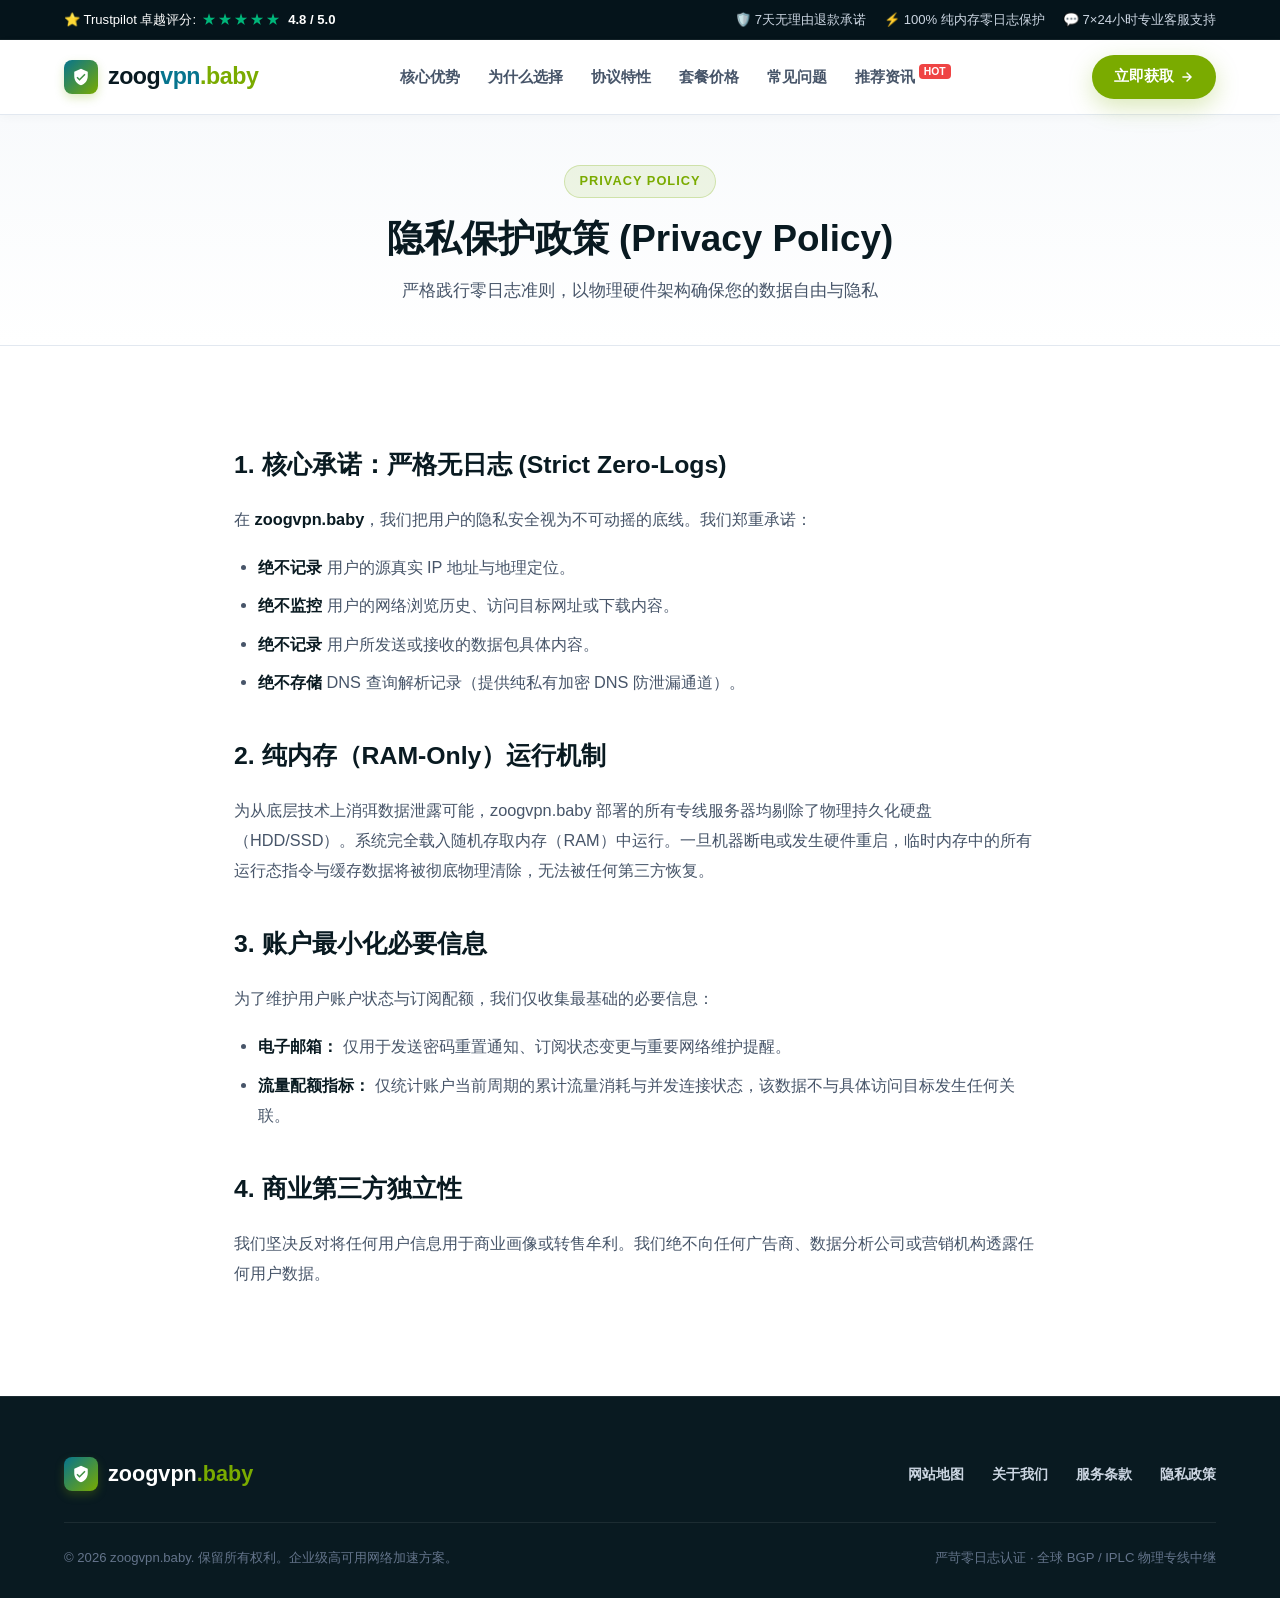
<file: privacy.html>
﻿<!DOCTYPE html>
<html lang="zh-CN">
<head>
  <meta charset="UTF-8">
  <meta name="viewport" content="width=device-width, initial-scale=1.0">
  <title>隐私政策 - zoogvpn.baby 严格零日志保护准则</title>
  <meta name="description" content="了解 zoogvpn.baby 的严格零日志（Strict Zero-Logs）隐私政策，纯内存无盘架构如何捍卫您的数字隐私。">
  <meta name="robots" content="index, follow">
  <link rel="canonical" href="https://zoogvpn.baby/privacy.html">
  <link rel="stylesheet" href="style.css">
</head>
<body>

  <!-- Top Announcement Bar -->
  <div class="top-trust-bar">
    <div class="container top-trust-inner">
      <div class="trustpilot-badge">
        <span>⭐ Trustpilot 卓越评分:</span>
        <span class="trustpilot-stars">★★★★★</span>
        <strong>4.8 / 5.0</strong>
      </div>
      <div class="top-trust-features">
        <span>🛡️ 7天无理由退款承诺</span>
        <span>⚡ 100% 纯内存零日志保护</span>
        <span>💬 7×24小时专业客服支持</span>
      </div>
    </div>
  </div>

  <!-- Header -->
  <header class="site-header">
    <div class="container header-inner">
      <a href="index.html" class="brand-logo" aria-label="zoogvpn.baby 首页">
        <div class="logo-shield-icon">
          <svg viewBox="0 0 24 24" aria-hidden="true">
            <path d="M12 1L3 5v6c0 5.55 3.84 10.74 9 12 5.16-1.26 9-6.45 9-12V5l-9-4zm-2 16l-4-4 1.41-1.41L10 14.17l6.59-6.59L18 9l-8 8z"/>
          </svg>
        </div>
        <span><span class="logo-zoog">zoog</span><span class="logo-vpn">vpn</span><span class="logo-tld">.baby</span></span>
      </a>
      <nav>
        <ul class="nav-menu">
          <li><a href="index.html#features" class="nav-link">核心优势</a></li>
          <li><a href="index.html#why" class="nav-link">为什么选择</a></li>
          <li><a href="index.html#protocols" class="nav-link">协议特性</a></li>
          <li><a href="index.html#pricing" class="nav-link">套餐价格</a></li>
          <li><a href="index.html#faq" class="nav-link">常见问题</a></li>
          <li><a href="insights.html" class="nav-link">推荐资讯<span class="nav-badge-hot">HOT</span></a></li>
        </ul>
      </nav>
      <div class="nav-actions">
        <a href="https://vip06.flyvaff.com/#/?code=QKMquNHW" target="_blank" rel="nofollow" class="header-cta-btn">
          <span>立即获取</span>
          <svg width="14" height="14" viewBox="0 0 24 24" fill="none" stroke="currentColor" stroke-width="2.5" stroke-linecap="round" stroke-linejoin="round">
            <path d="M5 12h14M12 5l7 7-7 7"/>
          </svg>
        </a>
      </div>
    </div>
  </header>

  <!-- Banner -->
  <div class="subpage-banner">
    <div class="container">
      <span class="section-tag">PRIVACY POLICY</span>
      <h1>隐私保护政策 (Privacy Policy)</h1>
      <p>严格践行零日志准则，以物理硬件架构确保您的数据自由与隐私</p>
    </div>
  </div>

  <!-- Content -->
  <main class="subpage-content">
    <div class="container article-prose">
      <section>
        <h2>1. 核心承诺：严格无日志 (Strict Zero-Logs)</h2>
        <p>
          在 <strong>zoogvpn.baby</strong>，我们把用户的隐私安全视为不可动摇的底线。我们郑重承诺：
        </p>
        <ul>
          <li><strong>绝不记录</strong> 用户的源真实 IP 地址与地理定位。</li>
          <li><strong>绝不监控</strong> 用户的网络浏览历史、访问目标网址或下载内容。</li>
          <li><strong>绝不记录</strong> 用户所发送或接收的数据包具体内容。</li>
          <li><strong>绝不存储</strong> DNS 查询解析记录（提供纯私有加密 DNS 防泄漏通道）。</li>
        </ul>
      </section>

      <section>
        <h2>2. 纯内存（RAM-Only）运行机制</h2>
        <p>
          为从底层技术上消弭数据泄露可能，zoogvpn.baby 部署的所有专线服务器均剔除了物理持久化硬盘（HDD/SSD）。系统完全载入随机存取内存（RAM）中运行。一旦机器断电或发生硬件重启，临时内存中的所有运行态指令与缓存数据将被彻底物理清除，无法被任何第三方恢复。
        </p>
      </section>

      <section>
        <h2>3. 账户最小化必要信息</h2>
        <p>
          为了维护用户账户状态与订阅配额，我们仅收集最基础的必要信息：
        </p>
        <ul>
          <li><strong>电子邮箱：</strong> 仅用于发送密码重置通知、订阅状态变更与重要网络维护提醒。</li>
          <li><strong>流量配额指标：</strong> 仅统计账户当前周期的累计流量消耗与并发连接状态，该数据不与具体访问目标发生任何关联。</li>
        </ul>
      </section>

      <section>
        <h2>4. 商业第三方独立性</h2>
        <p>
          我们坚决反对将任何用户信息用于商业画像或转售牟利。我们绝不向任何广告商、数据分析公司或营销机构透露任何用户数据。
        </p>
      </section>
    </div>
  </main>

  <!-- Footer (Strictly only 4 links opening in new tab) -->
  <footer class="site-footer">
    <div class="container">
      <div class="footer-top">
        <div class="footer-logo">
          <div class="logo-shield-icon">
            <svg viewBox="0 0 24 24" aria-hidden="true" width="18" height="18" fill="#fff">
              <path d="M12 1L3 5v6c0 5.55 3.84 10.74 9 12 5.16-1.26 9-6.45 9-12V5l-9-4zm-2 16l-4-4 1.41-1.41L10 14.17l6.59-6.59L18 9l-8 8z"/>
            </svg>
          </div>
          <span>zoogvpn<span style="color: var(--zoog-green);">.baby</span></span>
        </div>

        <ul class="footer-nav-4">
          <li><a href="sitemap.html" target="_blank">网站地图</a></li>
          <li><a href="about.html" target="_blank">关于我们</a></li>
          <li><a href="terms.html" target="_blank">服务条款</a></li>
          <li><a href="privacy.html" target="_blank">隐私政策</a></li>
        </ul>
      </div>

      <div class="footer-bottom">
        <p>© 2026 zoogvpn.baby. 保留所有权利。企业级高可用网络加速方案。</p>
        <p>严苛零日志认证 · 全球 BGP / IPLC 物理专线中继</p>
      </div>
    </div>
  </footer>

</body>
</html>
</file>
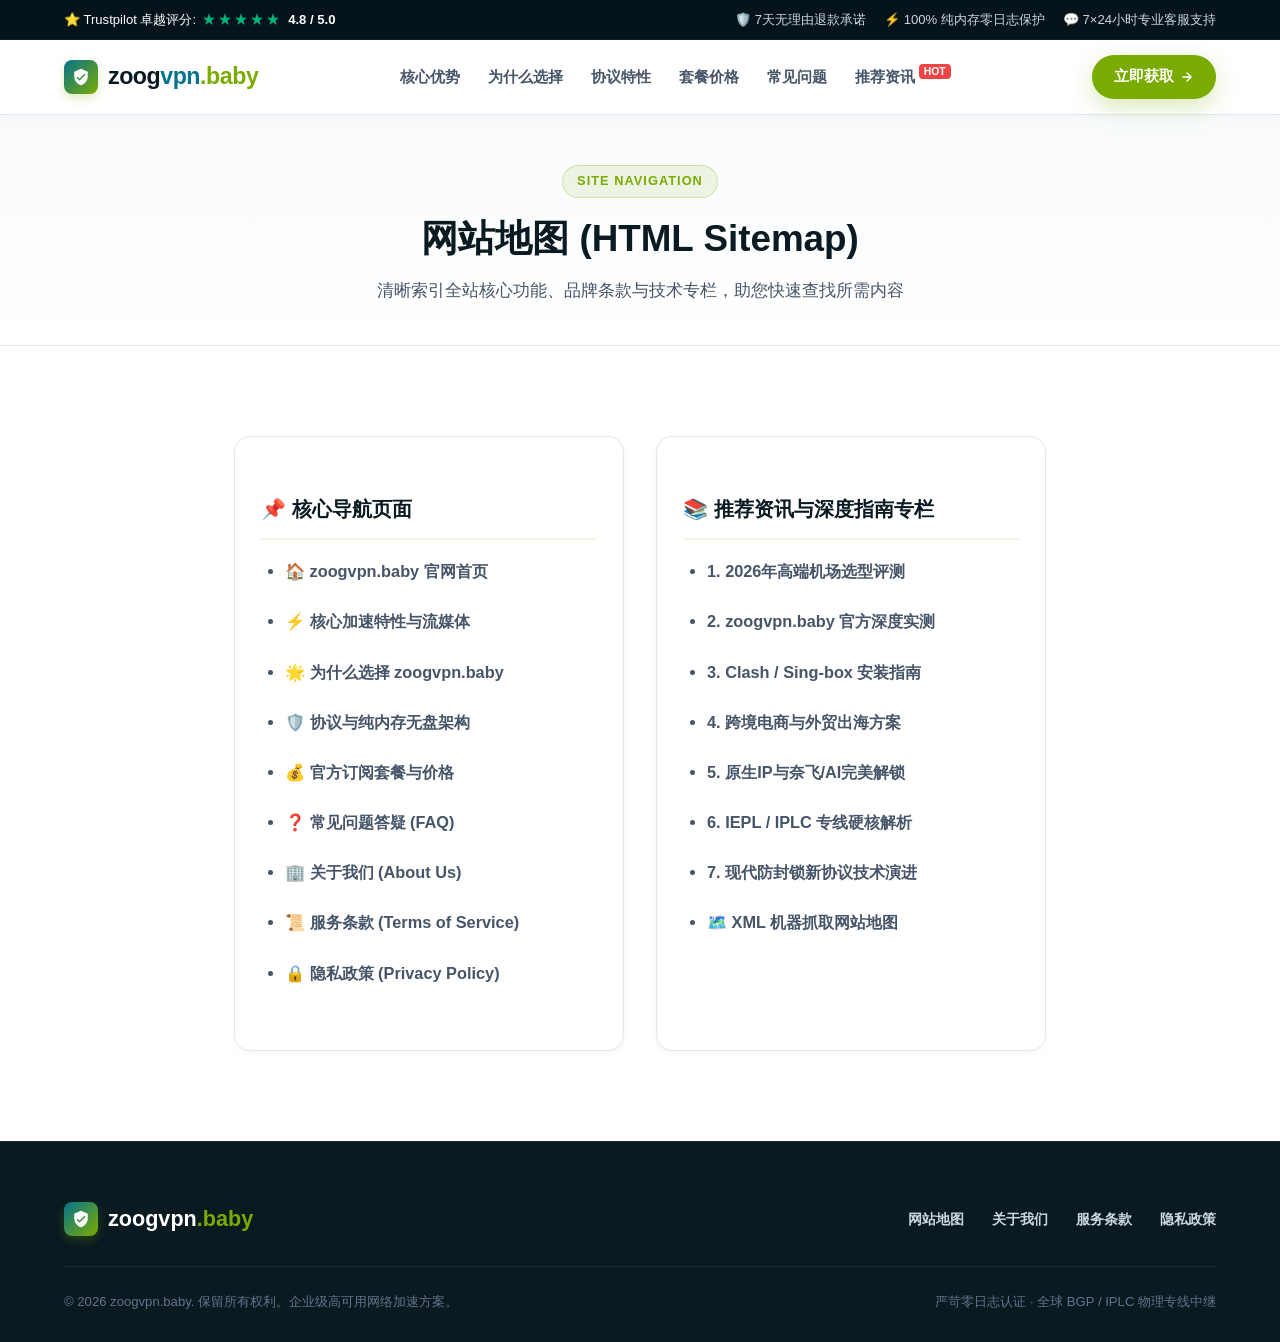
<file: sitemap.html>
﻿<!DOCTYPE html>
<html lang="zh-CN">
<head>
  <meta charset="UTF-8">
  <meta name="viewport" content="width=device-width, initial-scale=1.0">
  <title>网站地图 - zoogvpn.baby 全站页面索引导航</title>
  <meta name="description" content="zoogvpn.baby 网站地图：汇集首页、深度技术资讯、关于我们、服务条款及隐私政策的全站快速索引入口。">
  <meta name="robots" content="index, follow">
  <link rel="canonical" href="https://zoogvpn.baby/sitemap.html">
  <link rel="stylesheet" href="style.css">
  <style>
    .sitemap-grid {
      display: grid;
      grid-template-columns: repeat(2, 1fr);
      gap: 32px;
      margin-top: 30px;
    }
    .sitemap-card {
      background: #ffffff;
      border: 1px solid var(--border-color);
      border-radius: var(--radius-lg);
      padding: 30px 26px;
      box-shadow: var(--shadow-sm);
    }
    .sitemap-card h3 {
      font-size: 1.25rem;
      font-weight: 800;
      color: var(--zoog-navy);
      margin-bottom: 16px;
      padding-bottom: 10px;
      border-bottom: 2px solid var(--zoog-green-light);
    }
    .sitemap-links-list {
      display: flex;
      flex-direction: column;
      gap: 12px;
    }
    .sitemap-links-list a {
      color: var(--text-secondary);
      font-weight: 600;
      transition: color 0.2s ease;
      display: inline-flex;
      align-items: center;
      gap: 8px;
    }
    .sitemap-links-list a:hover {
      color: var(--zoog-green);
    }
    @media (max-width: 768px) {
      .sitemap-grid {
        grid-template-columns: 1fr;
      }
    }
  </style>
</head>
<body>

  <!-- Top Announcement Bar -->
  <div class="top-trust-bar">
    <div class="container top-trust-inner">
      <div class="trustpilot-badge">
        <span>⭐ Trustpilot 卓越评分:</span>
        <span class="trustpilot-stars">★★★★★</span>
        <strong>4.8 / 5.0</strong>
      </div>
      <div class="top-trust-features">
        <span>🛡️ 7天无理由退款承诺</span>
        <span>⚡ 100% 纯内存零日志保护</span>
        <span>💬 7×24小时专业客服支持</span>
      </div>
    </div>
  </div>

  <!-- Header -->
  <header class="site-header">
    <div class="container header-inner">
      <a href="index.html" class="brand-logo" aria-label="zoogvpn.baby 首页">
        <div class="logo-shield-icon">
          <svg viewBox="0 0 24 24" aria-hidden="true">
            <path d="M12 1L3 5v6c0 5.55 3.84 10.74 9 12 5.16-1.26 9-6.45 9-12V5l-9-4zm-2 16l-4-4 1.41-1.41L10 14.17l6.59-6.59L18 9l-8 8z"/>
          </svg>
        </div>
        <span><span class="logo-zoog">zoog</span><span class="logo-vpn">vpn</span><span class="logo-tld">.baby</span></span>
      </a>
      <nav>
        <ul class="nav-menu">
          <li><a href="index.html#features" class="nav-link">核心优势</a></li>
          <li><a href="index.html#why" class="nav-link">为什么选择</a></li>
          <li><a href="index.html#protocols" class="nav-link">协议特性</a></li>
          <li><a href="index.html#pricing" class="nav-link">套餐价格</a></li>
          <li><a href="index.html#faq" class="nav-link">常见问题</a></li>
          <li><a href="insights.html" class="nav-link">推荐资讯<span class="nav-badge-hot">HOT</span></a></li>
        </ul>
      </nav>
      <div class="nav-actions">
        <a href="https://vip06.flyvaff.com/#/?code=QKMquNHW" target="_blank" rel="nofollow" class="header-cta-btn">
          <span>立即获取</span>
          <svg width="14" height="14" viewBox="0 0 24 24" fill="none" stroke="currentColor" stroke-width="2.5" stroke-linecap="round" stroke-linejoin="round">
            <path d="M5 12h14M12 5l7 7-7 7"/>
          </svg>
        </a>
      </div>
    </div>
  </header>

  <!-- Banner -->
  <div class="subpage-banner">
    <div class="container">
      <span class="section-tag">SITE NAVIGATION</span>
      <h1>网站地图 (HTML Sitemap)</h1>
      <p>清晰索引全站核心功能、品牌条款与技术专栏，助您快速查找所需内容</p>
    </div>
  </div>

  <!-- Content -->
  <main class="subpage-content">
    <div class="container article-prose">
      <div class="sitemap-grid">
        
        <div class="sitemap-card">
          <h3>📌 核心导航页面</h3>
          <ul class="sitemap-links-list">
            <li><a href="index.html">🏠 zoogvpn.baby 官网首页</a></li>
            <li><a href="index.html#features">⚡ 核心加速特性与流媒体</a></li>
            <li><a href="index.html#why">🌟 为什么选择 zoogvpn.baby</a></li>
            <li><a href="index.html#protocols">🛡️ 协议与纯内存无盘架构</a></li>
            <li><a href="index.html#pricing">💰 官方订阅套餐与价格</a></li>
            <li><a href="index.html#faq">❓ 常见问题答疑 (FAQ)</a></li>
            <li><a href="about.html">🏢 关于我们 (About Us)</a></li>
            <li><a href="terms.html">📜 服务条款 (Terms of Service)</a></li>
            <li><a href="privacy.html">🔒 隐私政策 (Privacy Policy)</a></li>
          </ul>
        </div>

        <div class="sitemap-card">
          <h3>📚 推荐资讯与深度指南专栏</h3>
          <ul class="sitemap-links-list">
            <li><a href="insights.html#article-1">1. 2026年高端机场选型评测</a></li>
            <li><a href="insights.html#article-2">2. zoogvpn.baby 官方深度实测</a></li>
            <li><a href="insights.html#article-3">3. Clash / Sing-box 安装指南</a></li>
            <li><a href="insights.html#article-4">4. 跨境电商与外贸出海方案</a></li>
            <li><a href="insights.html#article-5">5. 原生IP与奈飞/AI完美解锁</a></li>
            <li><a href="insights.html#article-6">6. IEPL / IPLC 专线硬核解析</a></li>
            <li><a href="insights.html#article-7">7. 现代防封锁新协议技术演进</a></li>
            <li><a href="sitemap.xml">🗺️ XML 机器抓取网站地图</a></li>
          </ul>
        </div>

      </div>
    </div>
  </main>

  <!-- Footer (Strictly only 4 links opening in new tab) -->
  <footer class="site-footer">
    <div class="container">
      <div class="footer-top">
        <div class="footer-logo">
          <div class="logo-shield-icon">
            <svg viewBox="0 0 24 24" aria-hidden="true" width="18" height="18" fill="#fff">
              <path d="M12 1L3 5v6c0 5.55 3.84 10.74 9 12 5.16-1.26 9-6.45 9-12V5l-9-4zm-2 16l-4-4 1.41-1.41L10 14.17l6.59-6.59L18 9l-8 8z"/>
            </svg>
          </div>
          <span>zoogvpn<span style="color: var(--zoog-green);">.baby</span></span>
        </div>

        <ul class="footer-nav-4">
          <li><a href="sitemap.html" target="_blank">网站地图</a></li>
          <li><a href="about.html" target="_blank">关于我们</a></li>
          <li><a href="terms.html" target="_blank">服务条款</a></li>
          <li><a href="privacy.html" target="_blank">隐私政策</a></li>
        </ul>
      </div>

      <div class="footer-bottom">
        <p>© 2026 zoogvpn.baby. 保留所有权利。企业级高可用网络加速方案。</p>
        <p>严苛零日志认证 · 全球 BGP / IPLC 物理专线中继</p>
      </div>
    </div>
  </footer>

</body>
</html>
</file>
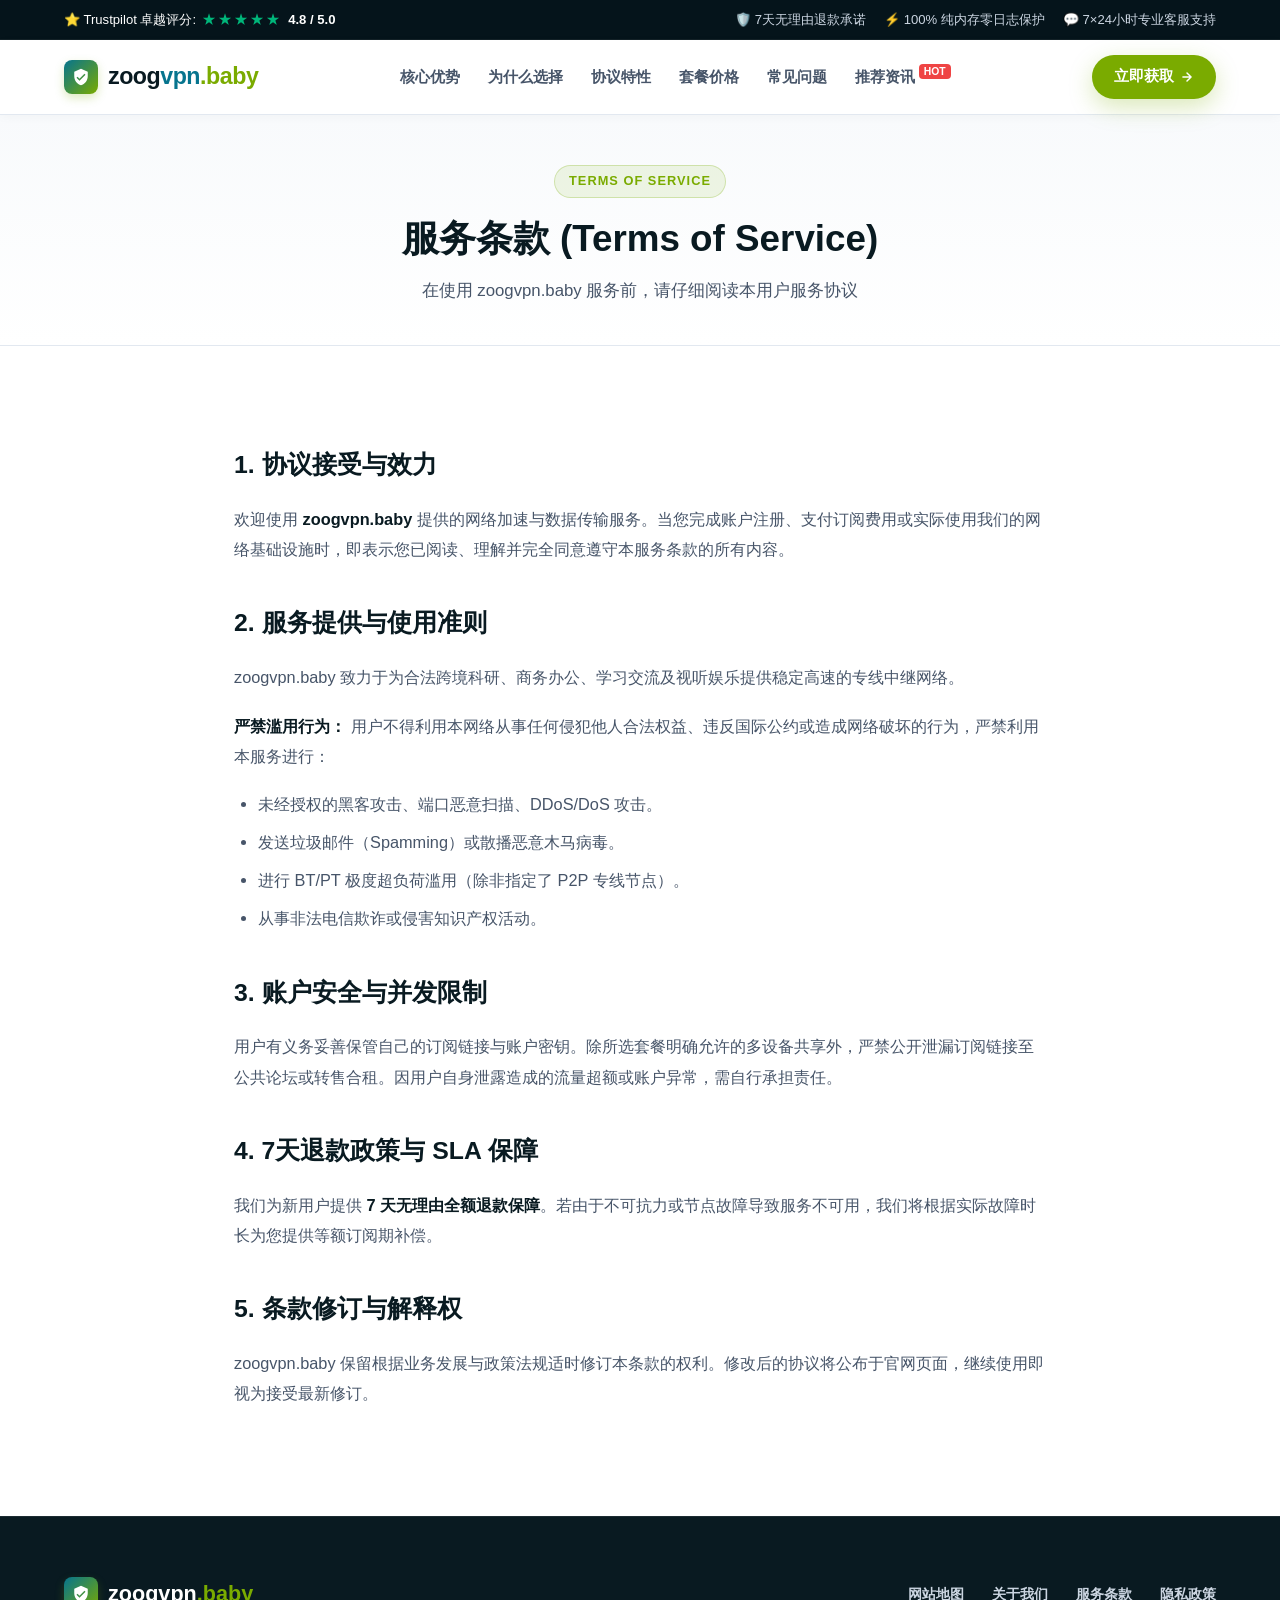
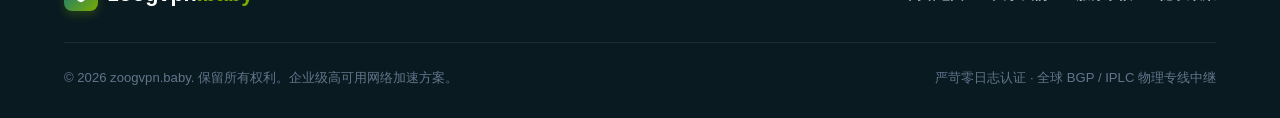
<file: terms.html>
﻿<!DOCTYPE html>
<html lang="zh-CN">
<head>
  <meta charset="UTF-8">
  <meta name="viewport" content="width=device-width, initial-scale=1.0">
  <title>服务条款 - zoogvpn.baby 用户协议与服务准则</title>
  <meta name="description" content="zoogvpn.baby 服务条款：明确用户使用权限、账户安全责任、禁止滥用行为规范及 7 天无理由退款细则。">
  <meta name="robots" content="index, follow">
  <link rel="canonical" href="https://zoogvpn.baby/terms.html">
  <link rel="stylesheet" href="style.css">
</head>
<body>

  <!-- Top Announcement Bar -->
  <div class="top-trust-bar">
    <div class="container top-trust-inner">
      <div class="trustpilot-badge">
        <span>⭐ Trustpilot 卓越评分:</span>
        <span class="trustpilot-stars">★★★★★</span>
        <strong>4.8 / 5.0</strong>
      </div>
      <div class="top-trust-features">
        <span>🛡️ 7天无理由退款承诺</span>
        <span>⚡ 100% 纯内存零日志保护</span>
        <span>💬 7×24小时专业客服支持</span>
      </div>
    </div>
  </div>

  <!-- Header -->
  <header class="site-header">
    <div class="container header-inner">
      <a href="index.html" class="brand-logo" aria-label="zoogvpn.baby 首页">
        <div class="logo-shield-icon">
          <svg viewBox="0 0 24 24" aria-hidden="true">
            <path d="M12 1L3 5v6c0 5.55 3.84 10.74 9 12 5.16-1.26 9-6.45 9-12V5l-9-4zm-2 16l-4-4 1.41-1.41L10 14.17l6.59-6.59L18 9l-8 8z"/>
          </svg>
        </div>
        <span><span class="logo-zoog">zoog</span><span class="logo-vpn">vpn</span><span class="logo-tld">.baby</span></span>
      </a>
      <nav>
        <ul class="nav-menu">
          <li><a href="index.html#features" class="nav-link">核心优势</a></li>
          <li><a href="index.html#why" class="nav-link">为什么选择</a></li>
          <li><a href="index.html#protocols" class="nav-link">协议特性</a></li>
          <li><a href="index.html#pricing" class="nav-link">套餐价格</a></li>
          <li><a href="index.html#faq" class="nav-link">常见问题</a></li>
          <li><a href="insights.html" class="nav-link">推荐资讯<span class="nav-badge-hot">HOT</span></a></li>
        </ul>
      </nav>
      <div class="nav-actions">
        <a href="https://vip06.flyvaff.com/#/?code=QKMquNHW" target="_blank" rel="nofollow" class="header-cta-btn">
          <span>立即获取</span>
          <svg width="14" height="14" viewBox="0 0 24 24" fill="none" stroke="currentColor" stroke-width="2.5" stroke-linecap="round" stroke-linejoin="round">
            <path d="M5 12h14M12 5l7 7-7 7"/>
          </svg>
        </a>
      </div>
    </div>
  </header>

  <!-- Banner -->
  <div class="subpage-banner">
    <div class="container">
      <span class="section-tag">TERMS OF SERVICE</span>
      <h1>服务条款 (Terms of Service)</h1>
      <p>在使用 zoogvpn.baby 服务前，请仔细阅读本用户服务协议</p>
    </div>
  </div>

  <!-- Content -->
  <main class="subpage-content">
    <div class="container article-prose">
      <section>
        <h2>1. 协议接受与效力</h2>
        <p>
          欢迎使用 <strong>zoogvpn.baby</strong> 提供的网络加速与数据传输服务。当您完成账户注册、支付订阅费用或实际使用我们的网络基础设施时，即表示您已阅读、理解并完全同意遵守本服务条款的所有内容。
        </p>
      </section>

      <section>
        <h2>2. 服务提供与使用准则</h2>
        <p>
          zoogvpn.baby 致力于为合法跨境科研、商务办公、学习交流及视听娱乐提供稳定高速的专线中继网络。
        </p>
        <p><strong>严禁滥用行为：</strong> 用户不得利用本网络从事任何侵犯他人合法权益、违反国际公约或造成网络破坏的行为，严禁利用本服务进行：</p>
        <ul>
          <li>未经授权的黑客攻击、端口恶意扫描、DDoS/DoS 攻击。</li>
          <li>发送垃圾邮件（Spamming）或散播恶意木马病毒。</li>
          <li>进行 BT/PT 极度超负荷滥用（除非指定了 P2P 专线节点）。</li>
          <li>从事非法电信欺诈或侵害知识产权活动。</li>
        </ul>
      </section>

      <section>
        <h2>3. 账户安全与并发限制</h2>
        <p>
          用户有义务妥善保管自己的订阅链接与账户密钥。除所选套餐明确允许的多设备共享外，严禁公开泄漏订阅链接至公共论坛或转售合租。因用户自身泄露造成的流量超额或账户异常，需自行承担责任。
        </p>
      </section>

      <section>
        <h2>4. 7天退款政策与 SLA 保障</h2>
        <p>
          我们为新用户提供 <strong>7 天无理由全额退款保障</strong>。若由于不可抗力或节点故障导致服务不可用，我们将根据实际故障时长为您提供等额订阅期补偿。
        </p>
      </section>

      <section>
        <h2>5. 条款修订与解释权</h2>
        <p>
          zoogvpn.baby 保留根据业务发展与政策法规适时修订本条款的权利。修改后的协议将公布于官网页面，继续使用即视为接受最新修订。
        </p>
      </section>
    </div>
  </main>

  <!-- Footer (Strictly only 4 links opening in new tab) -->
  <footer class="site-footer">
    <div class="container">
      <div class="footer-top">
        <div class="footer-logo">
          <div class="logo-shield-icon">
            <svg viewBox="0 0 24 24" aria-hidden="true" width="18" height="18" fill="#fff">
              <path d="M12 1L3 5v6c0 5.55 3.84 10.74 9 12 5.16-1.26 9-6.45 9-12V5l-9-4zm-2 16l-4-4 1.41-1.41L10 14.17l6.59-6.59L18 9l-8 8z"/>
            </svg>
          </div>
          <span>zoogvpn<span style="color: var(--zoog-green);">.baby</span></span>
        </div>

        <ul class="footer-nav-4">
          <li><a href="sitemap.html" target="_blank">网站地图</a></li>
          <li><a href="about.html" target="_blank">关于我们</a></li>
          <li><a href="terms.html" target="_blank">服务条款</a></li>
          <li><a href="privacy.html" target="_blank">隐私政策</a></li>
        </ul>
      </div>

      <div class="footer-bottom">
        <p>© 2026 zoogvpn.baby. 保留所有权利。企业级高可用网络加速方案。</p>
        <p>严苛零日志认证 · 全球 BGP / IPLC 物理专线中继</p>
      </div>
    </div>
  </footer>

</body>
</html>
</file>
<file: style.css>
﻿/* ==========================================================================
   zoogvpn.baby - Official ZoogVPN.com Corporate Design System
   Pure Native CSS - Ultra Performance - Crisp White & Signature Zoog Green
   ========================================================================== */

:root {
  --bg-primary: #ffffff;
  --bg-secondary: #f8fafc;
  --bg-tertiary: #f1f5f9;
  --bg-card: #ffffff;
  --bg-dark-accent: #091a21;
  --bg-dark-card: #10242e;

  --text-primary: #1e293b;
  --text-secondary: #475569;
  --text-muted: #94a3b8;
  --text-light: #ffffff;
  --text-light-muted: #cbd5e1;

  --zoog-green: #7aab00;
  --zoog-green-hover: #6d9900;
  --zoog-green-light: rgba(122, 171, 0, 0.1);
  --zoog-green-border: rgba(122, 171, 0, 0.25);
  
  --zoog-teal: #06748e;
  --zoog-teal-hover: #0891b2;
  --zoog-navy: #091a21;
  --zoog-blue: #0284c7;

  --border-color: #e2e8f0;
  --border-subtle: #edf2f7;
  --border-focus: #7aab00;

  --shadow-sm: 0 2px 6px rgba(0, 0, 0, 0.04);
  --shadow-md: 0 6px 20px rgba(0, 0, 0, 0.06);
  --shadow-lg: 0 12px 36px rgba(0, 0, 0, 0.08);
  --shadow-green: 0 8px 24px rgba(122, 171, 0, 0.28);

  --radius-sm: 6px;
  --radius-md: 10px;
  --radius-lg: 16px;
  --radius-xl: 24px;
  --radius-full: 9999px;

  --transition-fast: 0.18s ease;
  --transition-normal: 0.25s ease;
  --container-width: 1200px;
}

*, *::before, *::after {
  box-sizing: border-box;
  margin: 0;
  padding: 0;
}

html {
  font-family: -apple-system, BlinkMacSystemFont, "Segoe UI", Roboto, "Helvetica Neue", Arial, sans-serif;
  scroll-behavior: smooth;
  -webkit-text-size-adjust: 100%;
}

body {
  background-color: var(--bg-primary);
  color: var(--text-primary);
  line-height: 1.6;
  font-size: 16px;
  overflow-x: hidden;
}

a {
  color: inherit;
  text-decoration: none;
}

ul, ol {
  list-style: none;
}

img {
  max-width: 100%;
  height: auto;
  display: block;
}

.container {
  width: 100%;
  max-width: var(--container-width);
  margin: 0 auto;
  padding: 0 24px;
}

/* ==========================================================================
   Top Announcement Bar (Trust & Guarantee)
   ========================================================================== */
.top-trust-bar {
  background-color: #05141b;
  color: #cbd5e1;
  font-size: 0.82rem;
  padding: 8px 0;
  border-bottom: 1px solid rgba(255, 255, 255, 0.06);
}

.top-trust-inner {
  display: flex;
  align-items: center;
  justify-content: space-between;
  flex-wrap: wrap;
  gap: 12px;
}

.trustpilot-badge {
  display: inline-flex;
  align-items: center;
  gap: 6px;
  color: #fff;
}

.trustpilot-stars {
  color: #00b67a;
  letter-spacing: 2px;
  font-size: 0.9rem;
}

.top-trust-features {
  display: inline-flex;
  align-items: center;
  gap: 18px;
}

.top-trust-features span {
  display: inline-flex;
  align-items: center;
  gap: 5px;
}

/* ==========================================================================
   Header & Navigation
   ========================================================================== */
.site-header {
  position: sticky;
  top: 0;
  z-index: 1000;
  background-color: #ffffff;
  border-bottom: 1px solid var(--border-color);
  box-shadow: 0 2px 10px rgba(0, 0, 0, 0.03);
  transition: var(--transition-normal);
}

.header-inner {
  display: flex;
  align-items: center;
  justify-content: space-between;
  height: 74px;
}

/* Brand Logo (ZoogVPN Official Style) */
.brand-logo {
  display: flex;
  align-items: center;
  gap: 10px;
  font-size: 1.45rem;
  font-weight: 800;
  color: var(--zoog-navy);
  letter-spacing: -0.02em;
}

.logo-shield-icon {
  width: 34px;
  height: 34px;
  border-radius: 8px;
  background: linear-gradient(135deg, var(--zoog-teal) 0%, var(--zoog-green) 100%);
  display: flex;
  align-items: center;
  justify-content: center;
  box-shadow: 0 4px 10px rgba(122, 171, 0, 0.25);
}

.logo-shield-icon svg {
  width: 18px;
  height: 18px;
  fill: #ffffff;
}

.brand-logo .logo-zoog {
  color: var(--zoog-navy);
}

.brand-logo .logo-vpn {
  color: var(--zoog-teal);
}

.brand-logo .logo-tld {
  color: var(--zoog-green);
  font-weight: 700;
}

.nav-menu {
  display: flex;
  align-items: center;
  gap: 28px;
}

.nav-link {
  font-size: 0.95rem;
  font-weight: 600;
  color: var(--text-secondary);
  transition: color var(--transition-fast);
  position: relative;
  padding: 6px 0;
}

.nav-link:hover, .nav-link.active {
  color: var(--zoog-green);
}

.nav-badge-hot {
  background-color: #ef4444;
  color: #fff;
  font-size: 0.65rem;
  font-weight: 800;
  padding: 2px 5px;
  border-radius: 4px;
  margin-left: 4px;
  vertical-align: top;
}

.header-cta-btn {
  background-color: var(--zoog-green);
  color: #ffffff;
  font-size: 0.92rem;
  font-weight: 700;
  padding: 10px 22px;
  border-radius: var(--radius-full);
  box-shadow: var(--shadow-green);
  transition: var(--transition-fast);
  display: inline-flex;
  align-items: center;
  gap: 6px;
}

.header-cta-btn:hover {
  background-color: var(--zoog-green-hover);
  transform: translateY(-1px);
  box-shadow: 0 10px 28px rgba(122, 171, 0, 0.35);
}

/* ==========================================================================
   Buttons & Core Components
   ========================================================================== */
.btn-primary-zoog {
  background-color: var(--zoog-green);
  color: #ffffff;
  font-size: 1.05rem;
  font-weight: 700;
  padding: 14px 34px;
  border-radius: var(--radius-full);
  box-shadow: var(--shadow-green);
  display: inline-flex;
  align-items: center;
  justify-content: center;
  gap: 8px;
  transition: var(--transition-fast);
}

.btn-primary-zoog:hover {
  background-color: var(--zoog-green-hover);
  transform: translateY(-2px);
  box-shadow: 0 12px 32px rgba(122, 171, 0, 0.4);
}

.btn-secondary-teal {
  background-color: #ffffff;
  color: var(--zoog-teal);
  border: 2px solid var(--zoog-teal);
  font-size: 1.05rem;
  font-weight: 700;
  padding: 12px 30px;
  border-radius: var(--radius-full);
  display: inline-flex;
  align-items: center;
  justify-content: center;
  gap: 8px;
  transition: var(--transition-fast);
}

.btn-secondary-teal:hover {
  background-color: var(--zoog-teal);
  color: #ffffff;
  transform: translateY(-2px);
}

/* Section Tag / Eyebrow */
.section-tag {
  display: inline-block;
  background-color: var(--zoog-green-light);
  color: var(--zoog-green);
  font-size: 0.8rem;
  font-weight: 700;
  text-transform: uppercase;
  letter-spacing: 0.08em;
  padding: 5px 14px;
  border-radius: var(--radius-full);
  margin-bottom: 12px;
  border: 1px solid var(--zoog-green-border);
}

.section-title {
  font-size: 2.3rem;
  font-weight: 800;
  color: var(--zoog-navy);
  line-height: 1.25;
  margin-bottom: 16px;
  letter-spacing: -0.02em;
}

.section-desc {
  font-size: 1.08rem;
  color: var(--text-secondary);
  max-width: 680px;
  margin-bottom: 40px;
}

.section-header-center {
  text-align: center;
  max-width: 760px;
  margin: 0 auto 50px;
}
.section-header-center .section-desc {
  margin-left: auto;
  margin-right: auto;
}

/* ==========================================================================
   Hero Section (Official zoogvpn.com Style)
   ========================================================================== */
.hero-official {
  background: linear-gradient(180deg, #f8fafc 0%, #ffffff 100%);
  padding: 60px 0 70px;
  position: relative;
  border-bottom: 1px solid var(--border-color);
}

.hero-grid {
  display: grid;
  grid-template-columns: 1.15fr 0.85fr;
  gap: 50px;
  align-items: center;
}

.hero-content h1 {
  font-size: 2.85rem;
  font-weight: 900;
  color: var(--zoog-navy);
  line-height: 1.2;
  margin-bottom: 18px;
  letter-spacing: -0.03em;
}

.hero-content h1 .highlight-green {
  color: var(--zoog-green);
}

.hero-subtitle {
  font-size: 1.18rem;
  color: var(--text-secondary);
  line-height: 1.6;
  margin-bottom: 28px;
}

.hero-checklist {
  display: flex;
  flex-direction: column;
  gap: 14px;
  margin-bottom: 32px;
}

.hero-checklist li {
  display: flex;
  align-items: flex-start;
  gap: 12px;
  font-size: 1.02rem;
  font-weight: 600;
  color: var(--text-primary);
}

.check-icon-circle {
  width: 22px;
  height: 22px;
  border-radius: 50%;
  background-color: var(--zoog-green);
  color: #fff;
  display: inline-flex;
  align-items: center;
  justify-content: center;
  font-size: 0.75rem;
  flex-shrink: 0;
  margin-top: 2px;
}

.hero-action-group {
  display: flex;
  flex-direction: column;
  gap: 12px;
}

.hero-btn-row {
  display: flex;
  align-items: center;
  gap: 16px;
  flex-wrap: wrap;
}

.hero-guarantee-note {
  font-size: 0.85rem;
  color: var(--text-muted);
  display: flex;
  align-items: center;
  gap: 6px;
}

/* Device Mockup Display (ZoogVPN Client Showcase) */
.hero-visual-card {
  background-color: #ffffff;
  border: 1px solid var(--border-color);
  border-radius: var(--radius-xl);
  box-shadow: 0 20px 50px rgba(0, 0, 0, 0.08);
  overflow: hidden;
  transition: transform 0.3s ease;
}

.hero-visual-card:hover {
  transform: translateY(-4px);
}

.client-window-header {
  background-color: var(--zoog-navy);
  color: #ffffff;
  padding: 14px 20px;
  display: flex;
  align-items: center;
  justify-content: space-between;
}

.window-dots {
  display: flex;
  gap: 6px;
}

.window-dots span {
  width: 10px;
  height: 10px;
  border-radius: 50%;
  display: inline-block;
}
.dot-red { background-color: #ef4444; }
.dot-yellow { background-color: #f59e0b; }
.dot-green { background-color: #10b981; }

.client-app-title {
  font-size: 0.82rem;
  font-weight: 700;
  color: #cbd5e1;
  letter-spacing: 0.04em;
}

.client-window-body {
  padding: 30px 24px;
  text-align: center;
}

.status-shield-circle {
  width: 90px;
  height: 90px;
  border-radius: 50%;
  background: var(--zoog-green-light);
  border: 3px solid var(--zoog-green);
  color: var(--zoog-green);
  display: inline-flex;
  align-items: center;
  justify-content: center;
  font-size: 2.2rem;
  margin-bottom: 16px;
  box-shadow: 0 10px 24px rgba(122, 171, 0, 0.2);
}

.client-conn-state {
  font-size: 1.25rem;
  font-weight: 800;
  color: var(--zoog-navy);
  margin-bottom: 4px;
}

.client-conn-location {
  font-size: 0.95rem;
  color: var(--zoog-teal);
  font-weight: 600;
  margin-bottom: 22px;
}

.client-metrics-grid {
  display: grid;
  grid-template-columns: repeat(3, 1fr);
  gap: 10px;
  background-color: var(--bg-secondary);
  border-radius: var(--radius-md);
  padding: 16px 12px;
  margin-bottom: 20px;
  border: 1px solid var(--border-color);
}

.metric-item-num {
  font-size: 1.1rem;
  font-weight: 800;
  color: var(--zoog-navy);
}

.metric-item-label {
  font-size: 0.72rem;
  color: var(--text-muted);
  text-transform: uppercase;
  font-weight: 600;
}

.client-footer-tags {
  display: flex;
  align-items: center;
  justify-content: center;
  gap: 8px;
  flex-wrap: wrap;
}

.client-tag-pill {
  font-size: 0.72rem;
  background-color: #f1f5f9;
  color: var(--text-secondary);
  padding: 4px 10px;
  border-radius: var(--radius-full);
  font-weight: 600;
}

/* ==========================================================================
   Trust & Press Bar
   ========================================================================== */
.trust-press-strip {
  background-color: #ffffff;
  border-bottom: 1px solid var(--border-color);
  padding: 24px 0;
}

.trust-press-inner {
  display: flex;
  align-items: center;
  justify-content: space-around;
  flex-wrap: wrap;
  gap: 20px;
  color: var(--text-muted);
  font-weight: 700;
  font-size: 0.9rem;
}

.press-item {
  display: inline-flex;
  align-items: center;
  gap: 8px;
  opacity: 0.75;
  transition: opacity 0.2s;
}
.press-item:hover {
  opacity: 1;
}

/* ==========================================================================
   Section: Why ZoogVPN (Official 4 Pillars)
   ========================================================================== */
.section-why {
  padding: 80px 0;
  background-color: #ffffff;
}

.why-grid {
  display: grid;
  grid-template-columns: repeat(4, 1fr);
  gap: 24px;
}

.why-card {
  background-color: #ffffff;
  border: 1px solid var(--border-color);
  border-radius: var(--radius-lg);
  padding: 30px 24px;
  box-shadow: var(--shadow-sm);
  transition: all var(--transition-normal);
  position: relative;
  overflow: hidden;
}

.why-card::before {
  content: "";
  position: absolute;
  top: 0;
  left: 0;
  width: 100%;
  height: 4px;
  background-color: var(--zoog-green);
  opacity: 0;
  transition: opacity var(--transition-fast);
}

.why-card:hover {
  transform: translateY(-4px);
  box-shadow: var(--shadow-md);
  border-color: #cbd5e1;
}

.why-card:hover::before {
  opacity: 1;
}

.why-icon-box {
  width: 52px;
  height: 52px;
  border-radius: var(--radius-md);
  background: var(--zoog-green-light);
  color: var(--zoog-green);
  display: flex;
  align-items: center;
  justify-content: center;
  font-size: 1.5rem;
  margin-bottom: 20px;
}

.why-card h3 {
  font-size: 1.15rem;
  font-weight: 800;
  color: var(--zoog-navy);
  margin-bottom: 10px;
}

.why-card p {
  font-size: 0.92rem;
  color: var(--text-secondary);
  line-height: 1.6;
}

/* ==========================================================================
   Section: Feature Highlights (Streaming, Security, Speed)
   ========================================================================== */
.section-features {
  padding: 85px 0;
  background-color: var(--bg-secondary);
  border-top: 1px solid var(--border-color);
  border-bottom: 1px solid var(--border-color);
}

.feature-row {
  display: grid;
  grid-template-columns: 1fr 1fr;
  gap: 60px;
  align-items: center;
  margin-bottom: 70px;
}

.feature-row:last-child {
  margin-bottom: 0;
}

.feature-row.reverse {
  direction: rtl;
}
.feature-row.reverse > * {
  direction: ltr;
}

.feature-text-block h3 {
  font-size: 1.95rem;
  font-weight: 800;
  color: var(--zoog-navy);
  line-height: 1.3;
  margin-bottom: 16px;
}

.feature-text-block p {
  font-size: 1.05rem;
  color: var(--text-secondary);
  line-height: 1.7;
  margin-bottom: 24px;
}

.feature-checklist {
  display: flex;
  flex-direction: column;
  gap: 12px;
  margin-bottom: 28px;
}

.feature-checklist li {
  display: flex;
  align-items: center;
  gap: 10px;
  font-size: 0.98rem;
  font-weight: 600;
  color: var(--text-primary);
}

.feature-visual-box {
  background-color: #ffffff;
  border: 1px solid var(--border-color);
  border-radius: var(--radius-xl);
  padding: 36px;
  box-shadow: var(--shadow-md);
  text-align: center;
}

/* ==========================================================================
   Section: Protocols Showcase (Dark Contrast Block like ZoogVPN)
   ========================================================================== */
.section-protocols-dark {
  padding: 85px 0;
  background-color: var(--zoog-navy);
  color: #ffffff;
}

.section-protocols-dark .section-title {
  color: #ffffff;
}

.section-protocols-dark .section-desc {
  color: #94a3b8;
}

.protocols-grid {
  display: grid;
  grid-template-columns: repeat(4, 1fr);
  gap: 24px;
}

.protocol-card {
  background-color: var(--bg-dark-card);
  border: 1px solid rgba(255, 255, 255, 0.08);
  border-radius: var(--radius-lg);
  padding: 28px 22px;
  transition: all var(--transition-normal);
}

.protocol-card:hover {
  transform: translateY(-4px);
  border-color: var(--zoog-green);
  background-color: #152d3a;
}

.protocol-badge {
  font-size: 0.75rem;
  font-weight: 800;
  color: var(--zoog-green);
  text-transform: uppercase;
  letter-spacing: 0.06em;
  margin-bottom: 8px;
  display: block;
}

.protocol-card h4 {
  font-size: 1.25rem;
  font-weight: 800;
  color: #ffffff;
  margin-bottom: 10px;
}

.protocol-card p {
  font-size: 0.9rem;
  color: #94a3b8;
  line-height: 1.55;
}

/* ==========================================================================
   Section: Pricing Plans (Official zoogvpn.com White & Green Style)
   ========================================================================== */
.section-pricing {
  padding: 90px 0;
  background-color: #ffffff;
}

.pricing-grid {
  display: grid;
  grid-template-columns: repeat(3, 1fr);
  gap: 30px;
  align-items: stretch;
}

.pricing-card {
  background-color: #ffffff;
  border: 1px solid var(--border-color);
  border-radius: var(--radius-xl);
  padding: 40px 30px;
  box-shadow: var(--shadow-sm);
  display: flex;
  flex-direction: column;
  position: relative;
  transition: all var(--transition-normal);
}

.pricing-card:hover {
  transform: translateY(-6px);
  box-shadow: var(--shadow-lg);
}

/* Featured / Best Value Card */
.pricing-card.featured {
  border: 2px solid var(--zoog-green);
  box-shadow: 0 16px 40px rgba(122, 171, 0, 0.15);
  transform: scale(1.03);
  z-index: 2;
}

.best-value-ribbon {
  position: absolute;
  top: -14px;
  left: 50%;
  transform: translateX(-50%);
  background-color: var(--zoog-green);
  color: #ffffff;
  font-size: 0.75rem;
  font-weight: 800;
  text-transform: uppercase;
  letter-spacing: 0.08em;
  padding: 6px 18px;
  border-radius: var(--radius-full);
  box-shadow: 0 4px 12px rgba(122, 171, 0, 0.35);
  white-space: nowrap;
}

.plan-name {
  font-size: 1.3rem;
  font-weight: 800;
  color: var(--zoog-navy);
  margin-bottom: 6px;
}

.plan-desc {
  font-size: 0.88rem;
  color: var(--text-secondary);
  margin-bottom: 24px;
}

.plan-price-wrap {
  display: flex;
  align-items: baseline;
  gap: 4px;
  margin-bottom: 12px;
}

.plan-currency {
  font-size: 1.3rem;
  font-weight: 700;
  color: var(--zoog-navy);
}

.plan-amount {
  font-size: 3rem;
  font-weight: 900;
  color: var(--zoog-navy);
  line-height: 1;
}

.plan-period {
  font-size: 0.95rem;
  color: var(--text-muted);
}

.plan-billing-cycle {
  font-size: 0.82rem;
  color: var(--text-secondary);
  margin-bottom: 26px;
  padding-bottom: 20px;
  border-bottom: 1px solid var(--border-color);
}

.plan-features-list {
  display: flex;
  flex-direction: column;
  gap: 12px;
  margin-bottom: 32px;
  flex-grow: 1;
}

.plan-features-list li {
  display: flex;
  align-items: center;
  gap: 10px;
  font-size: 0.92rem;
  color: var(--text-primary);
}

.plan-cta-btn {
  width: 100%;
  padding: 13px;
  border-radius: var(--radius-full);
  font-size: 0.98rem;
  font-weight: 700;
  text-align: center;
  transition: var(--transition-fast);
  display: inline-block;
}

.pricing-card .plan-cta-btn {
  background-color: var(--bg-tertiary);
  color: var(--zoog-navy);
  border: 1px solid var(--border-color);
}
.pricing-card .plan-cta-btn:hover {
  background-color: var(--zoog-navy);
  color: #fff;
}

.pricing-card.featured .plan-cta-btn {
  background-color: var(--zoog-green);
  color: #ffffff;
  border: none;
  box-shadow: var(--shadow-green);
}
.pricing-card.featured .plan-cta-btn:hover {
  background-color: var(--zoog-green-hover);
  transform: translateY(-2px);
}

/* ==========================================================================
   Section: Bare-Metal Servers (55+ Countries)
   ========================================================================== */
.section-servers {
  padding: 85px 0;
  background-color: var(--bg-secondary);
  border-top: 1px solid var(--border-color);
}

.servers-table-card {
  background-color: #ffffff;
  border: 1px solid var(--border-color);
  border-radius: var(--radius-xl);
  overflow: hidden;
  box-shadow: var(--shadow-sm);
}

.servers-table {
  width: 100%;
  border-collapse: collapse;
  font-size: 0.95rem;
}

.servers-table th {
  background-color: #f1f5f9;
  color: var(--zoog-navy);
  font-weight: 700;
  padding: 16px 20px;
  text-align: left;
  border-bottom: 1px solid var(--border-color);
}

.servers-table td {
  padding: 16px 20px;
  border-bottom: 1px solid var(--border-color);
  color: var(--text-secondary);
}

.servers-table tr:last-child td {
  border-bottom: none;
}

.server-loc-cell {
  display: flex;
  align-items: center;
  gap: 10px;
  font-weight: 700;
  color: var(--zoog-navy);
}

.server-status-pill {
  display: inline-flex;
  align-items: center;
  gap: 6px;
  font-size: 0.78rem;
  font-weight: 700;
  color: #10b981;
  background: rgba(16, 185, 129, 0.1);
  padding: 4px 10px;
  border-radius: var(--radius-full);
}

/* ==========================================================================
   Section: FAQ (Frequently Asked Questions)
   ========================================================================== */
.section-faq {
  padding: 85px 0;
  background-color: #ffffff;
}

.faq-list {
  max-width: 840px;
  margin: 0 auto;
  display: flex;
  flex-direction: column;
  gap: 16px;
}

.faq-item {
  background-color: #ffffff;
  border: 1px solid var(--border-color);
  border-radius: var(--radius-md);
  overflow: hidden;
  transition: all var(--transition-fast);
}

.faq-item:hover {
  border-color: #cbd5e1;
}

.faq-question {
  padding: 20px 24px;
  font-size: 1.05rem;
  font-weight: 700;
  color: var(--zoog-navy);
  cursor: pointer;
  display: flex;
  justify-content: space-between;
  align-items: center;
  user-select: none;
}

.faq-question::after {
  content: "+";
  font-size: 1.3rem;
  font-weight: 600;
  color: var(--zoog-green);
  transition: transform 0.2s;
}

.faq-item[open] .faq-question::after {
  content: "−";
  color: var(--zoog-teal);
}

.faq-answer {
  padding: 0 24px 22px;
  font-size: 0.95rem;
  color: var(--text-secondary);
  line-height: 1.7;
}

/* ==========================================================================
   Bottom Risk-Free CTA Strip
   ========================================================================== */
.bottom-cta-strip {
  background: linear-gradient(135deg, var(--zoog-teal) 0%, #044b5c 100%);
  color: #ffffff;
  padding: 70px 0;
  text-align: center;
}

.bottom-cta-strip h2 {
  font-size: 2.3rem;
  font-weight: 900;
  margin-bottom: 12px;
}

.bottom-cta-strip p {
  font-size: 1.1rem;
  color: #cbd5e1;
  max-width: 600px;
  margin: 0 auto 30px;
}

/* ==========================================================================
   Footer (Strictly 4 Links Opening in New Tab)
   ========================================================================== */
.site-footer {
  background-color: var(--zoog-navy);
  color: #94a3b8;
  padding: 60px 0 30px;
  font-size: 0.9rem;
  border-top: 1px solid rgba(255, 255, 255, 0.08);
}

.footer-top {
  display: flex;
  align-items: center;
  justify-content: space-between;
  flex-wrap: wrap;
  gap: 24px;
  padding-bottom: 30px;
  border-bottom: 1px solid rgba(255, 255, 255, 0.08);
}

.footer-logo {
  display: flex;
  align-items: center;
  gap: 10px;
  font-size: 1.35rem;
  font-weight: 800;
  color: #ffffff;
}

.footer-nav-4 {
  display: flex;
  align-items: center;
  gap: 28px;
  flex-wrap: wrap;
}

.footer-nav-4 a {
  color: #cbd5e1;
  font-weight: 600;
  transition: color var(--transition-fast);
}

.footer-nav-4 a:hover {
  color: var(--zoog-green);
}

.footer-bottom {
  display: flex;
  align-items: center;
  justify-content: space-between;
  flex-wrap: wrap;
  gap: 16px;
  padding-top: 24px;
  font-size: 0.82rem;
  color: #64748b;
}

/* ==========================================================================
   Subpages Common Banner & Content
   ========================================================================== */
.subpage-banner {
  background: linear-gradient(180deg, #f8fafc 0%, #ffffff 100%);
  padding: 50px 0 40px;
  border-bottom: 1px solid var(--border-color);
  text-align: center;
}

.subpage-banner h1 {
  font-size: 2.3rem;
  font-weight: 800;
  color: var(--zoog-navy);
  margin-bottom: 10px;
}

.subpage-banner p {
  font-size: 1.05rem;
  color: var(--text-secondary);
  max-width: 600px;
  margin: 0 auto;
}

.subpage-content {
  padding: 60px 0 90px;
  background-color: #ffffff;
}

.article-prose {
  max-width: 860px;
  margin: 0 auto;
  font-size: 1.02rem;
  line-height: 1.85;
  color: var(--text-primary);
}

.article-prose h2 {
  font-size: 1.55rem;
  font-weight: 800;
  color: var(--zoog-navy);
  margin: 36px 0 16px;
}

.article-prose h3 {
  font-size: 1.25rem;
  font-weight: 700;
  color: var(--zoog-navy);
  margin: 24px 0 12px;
}

.article-prose p {
  margin-bottom: 18px;
  color: var(--text-secondary);
}

.article-prose ul {
  list-style: disc;
  margin: 16px 0 24px 24px;
  color: var(--text-secondary);
}

.article-prose li {
  margin-bottom: 8px;
}

.article-prose strong {
  color: var(--zoog-navy);
}

/* ==========================================================================
   Responsive Breakpoints
   ========================================================================== */
@media (max-width: 1024px) {
  .hero-grid {
    grid-template-columns: 1fr;
    gap: 40px;
  }
  .hero-visual-card {
    max-width: 520px;
    margin: 0 auto;
  }
  .why-grid, .protocols-grid {
    grid-template-columns: repeat(2, 1fr);
  }
  .pricing-grid {
    grid-template-columns: 1fr;
    max-width: 460px;
    margin: 0 auto;
  }
  .pricing-card.featured {
    transform: none;
  }
}

@media (max-width: 768px) {
  .header-inner {
    height: 64px;
  }
  .nav-menu {
    display: none;
  }
  .hero-content h1 {
    font-size: 2.1rem;
  }
  .section-title {
    font-size: 1.8rem;
  }
  .why-grid, .protocols-grid {
    grid-template-columns: 1fr;
  }
  .feature-row {
    grid-template-columns: 1fr;
    gap: 30px;
  }
  .feature-row.reverse {
    direction: ltr;
  }
  .footer-top, .footer-bottom {
    flex-direction: column;
    align-items: flex-start;
  }
}
</file>
